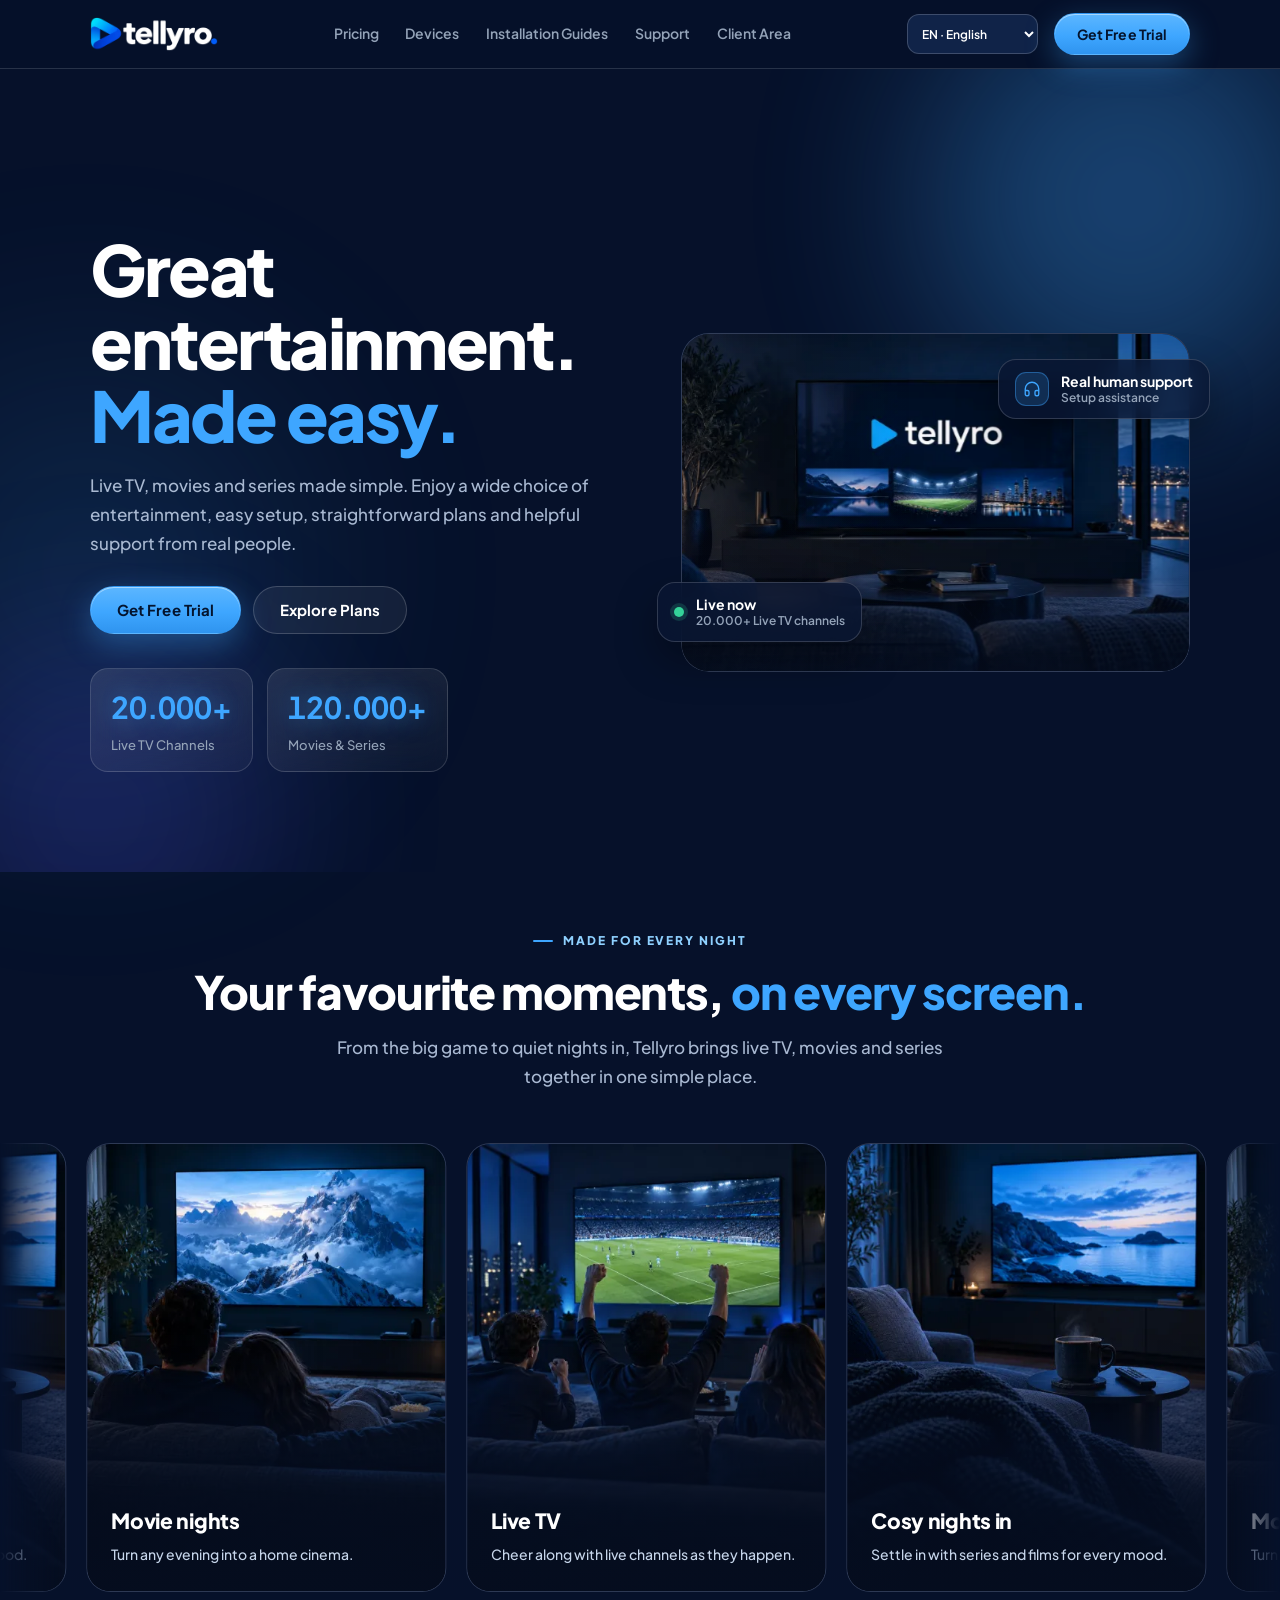
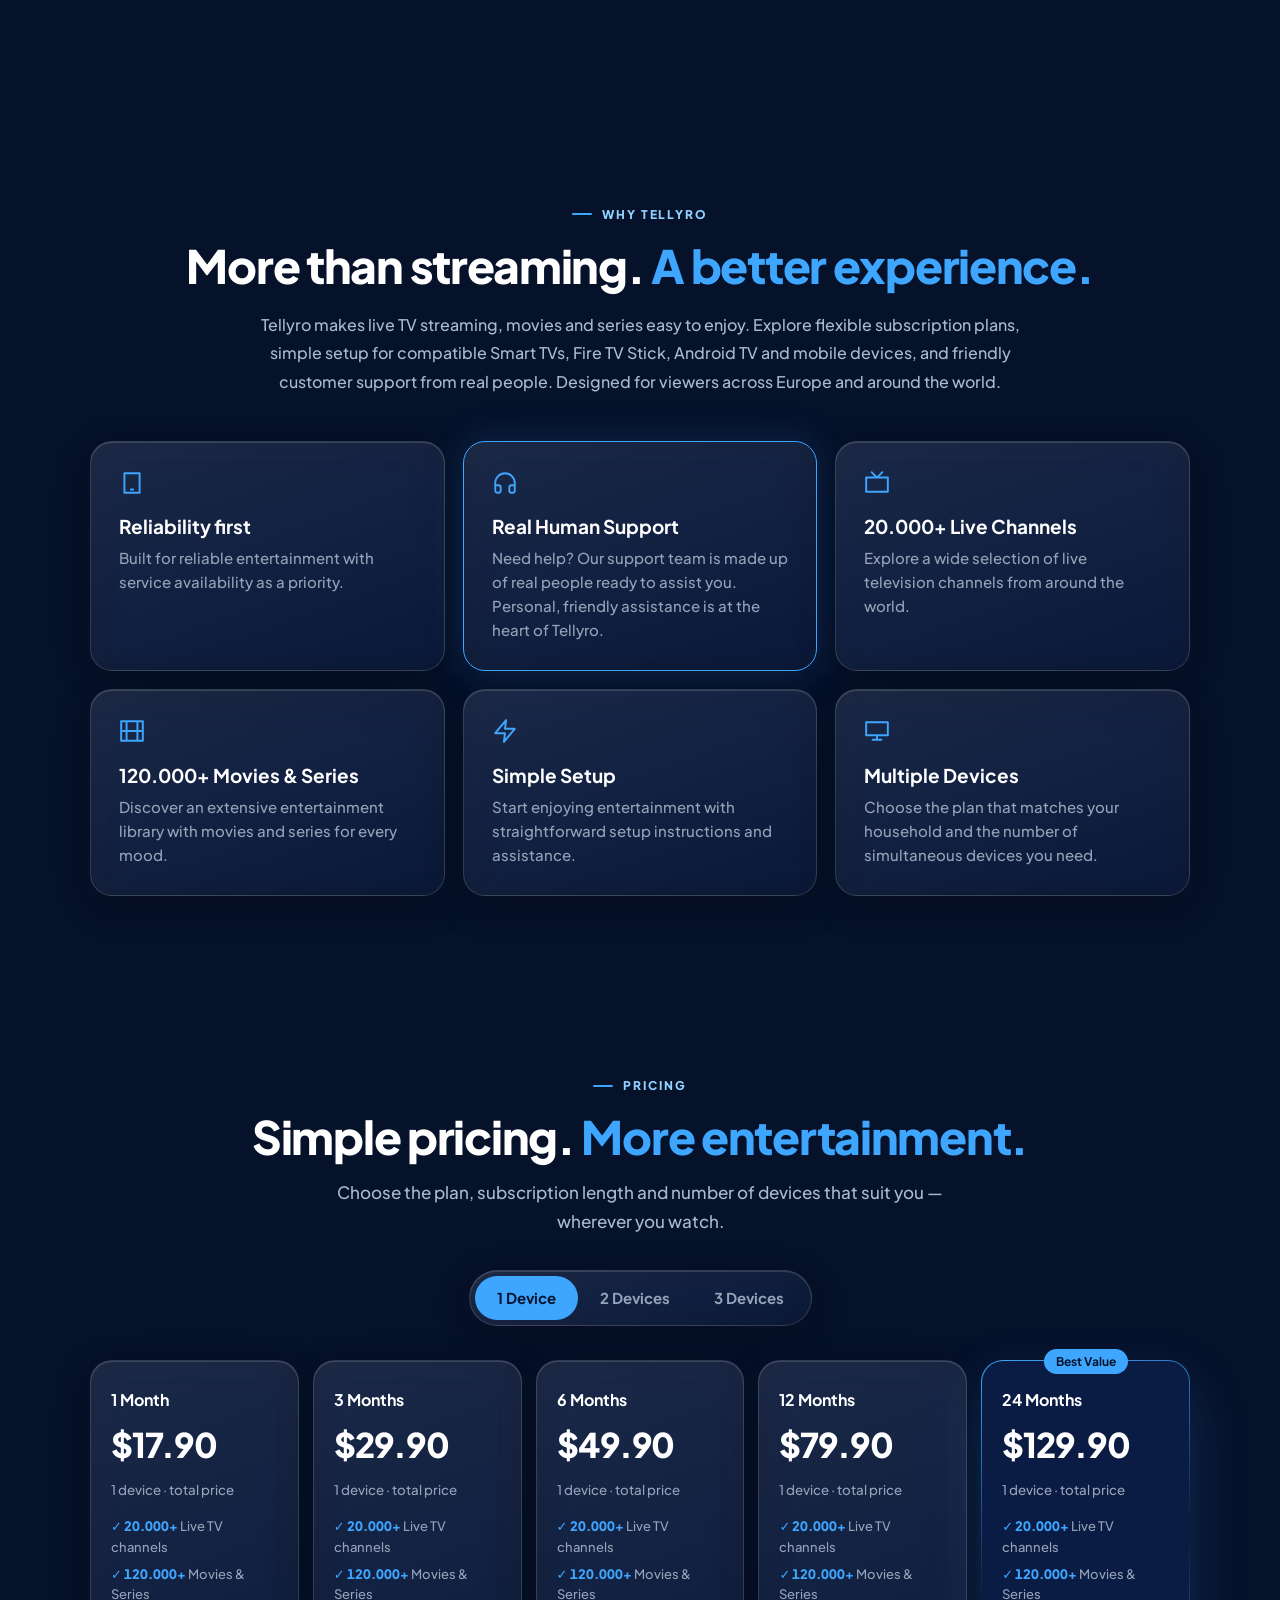
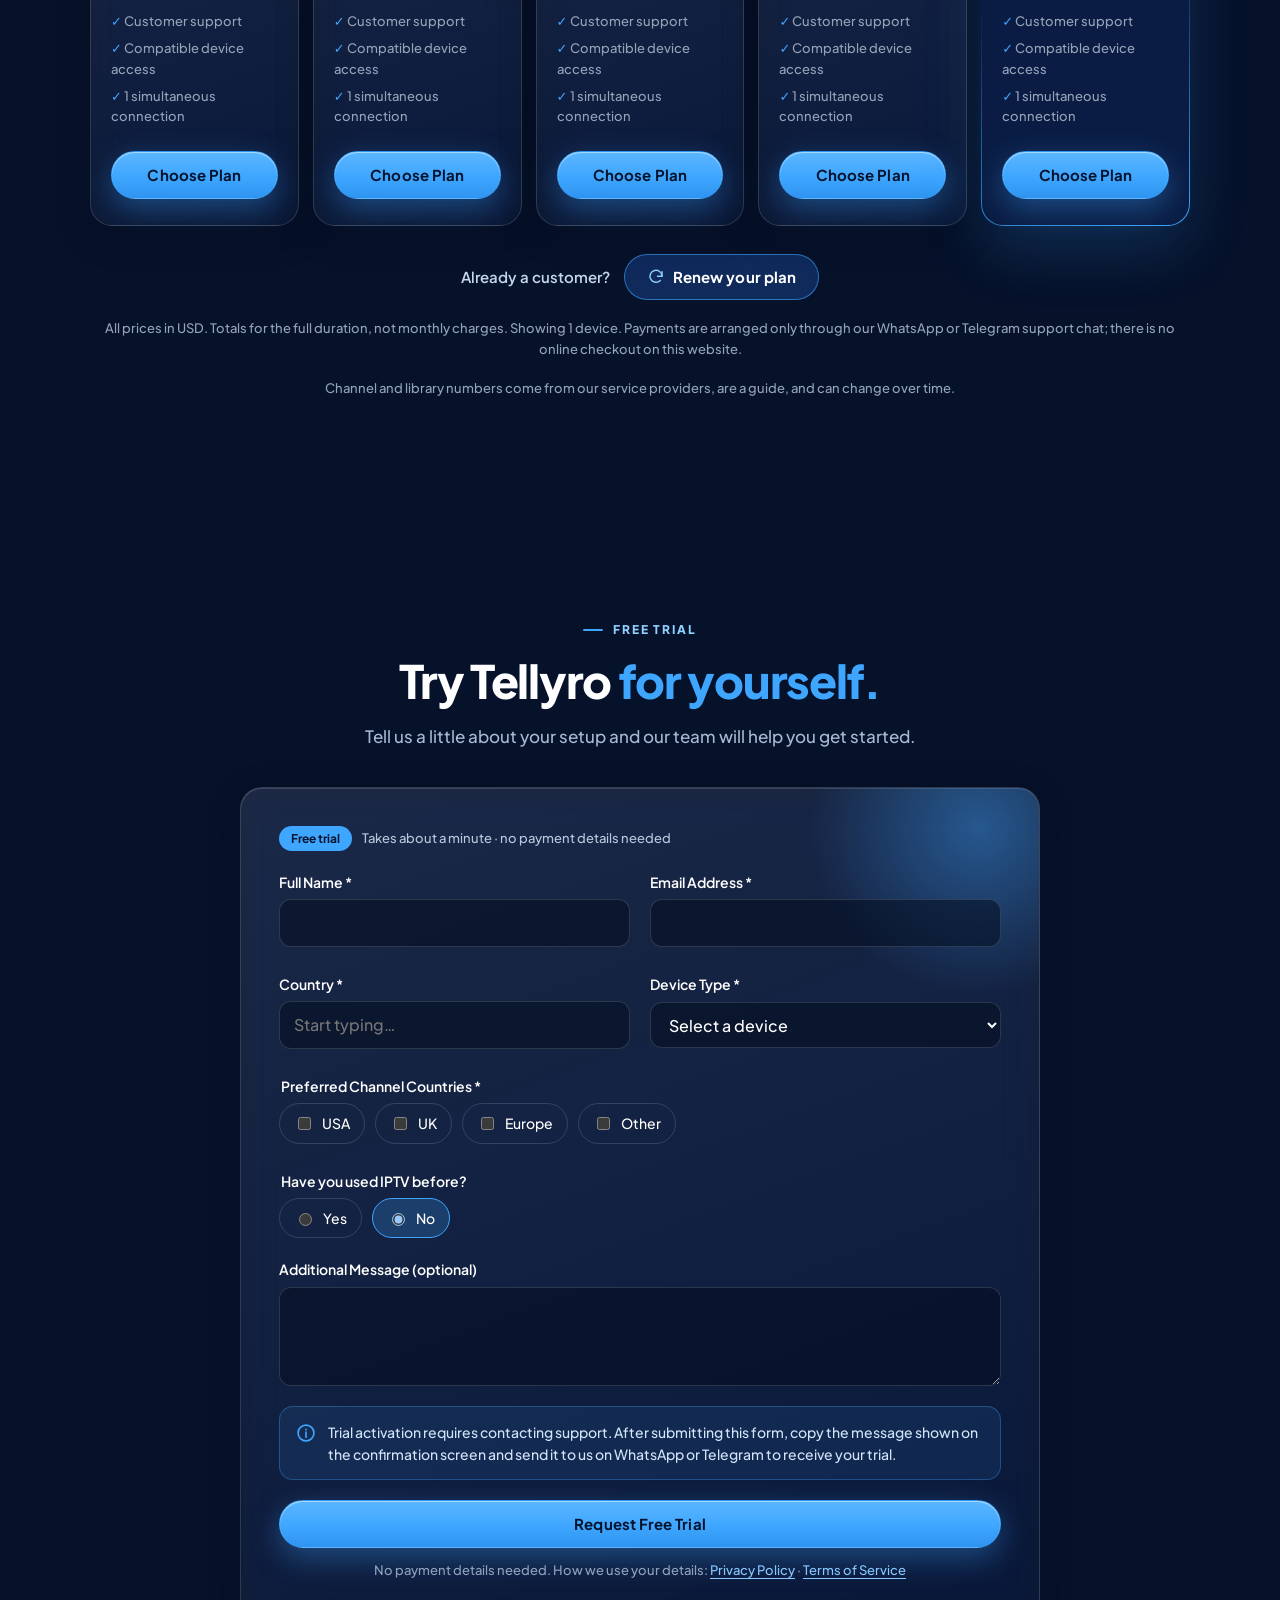
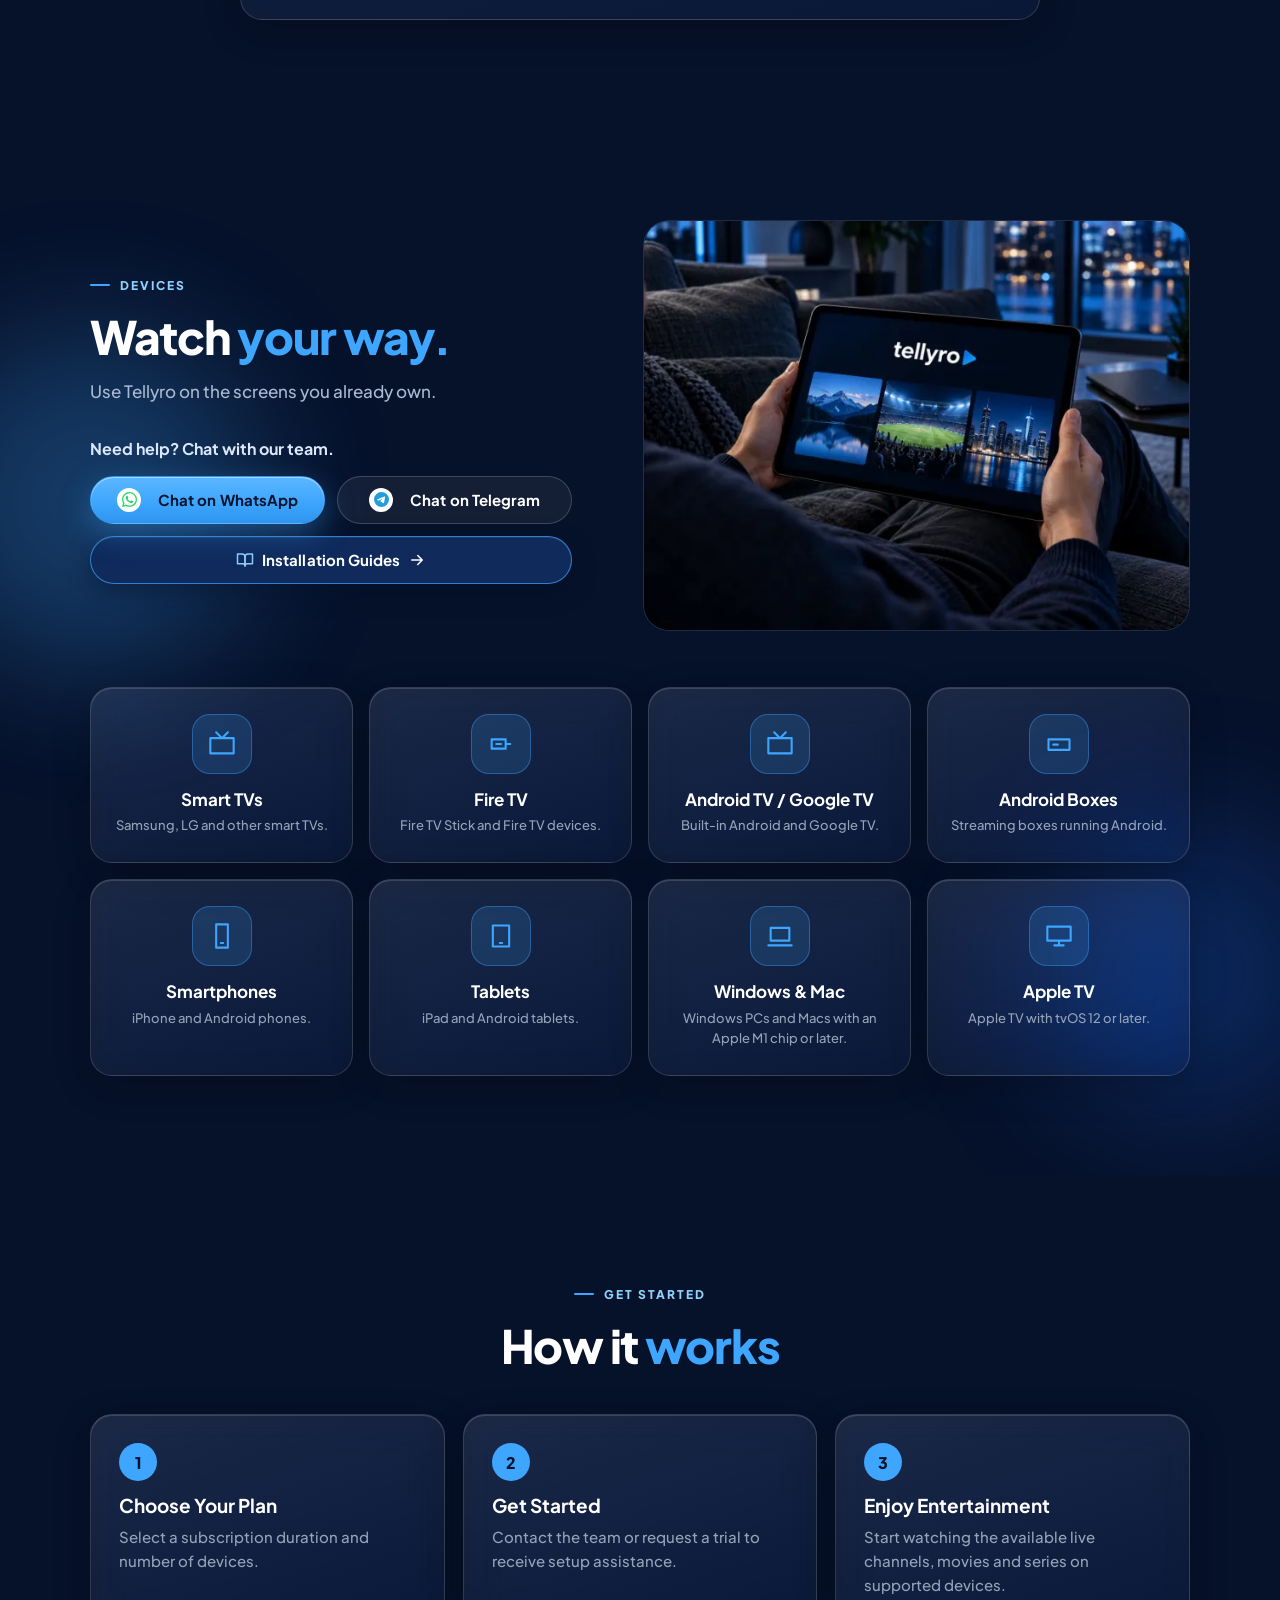
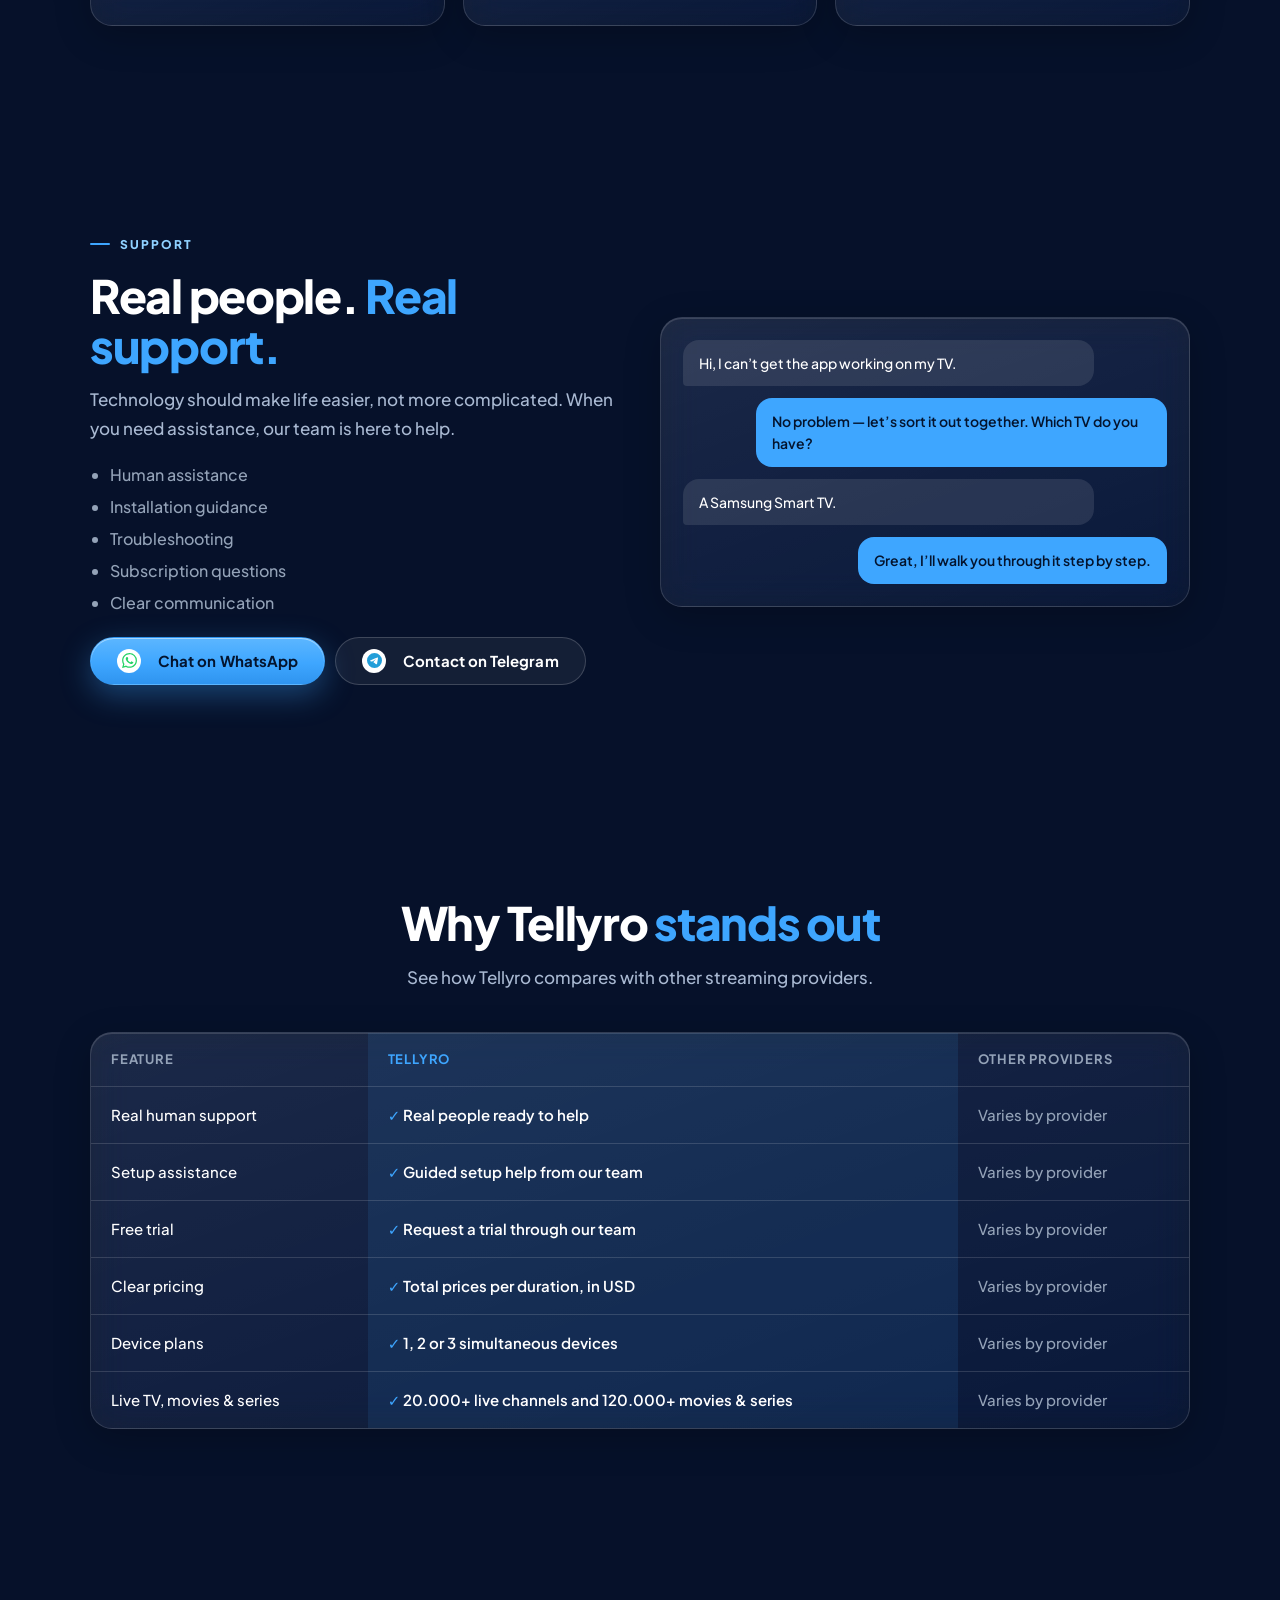
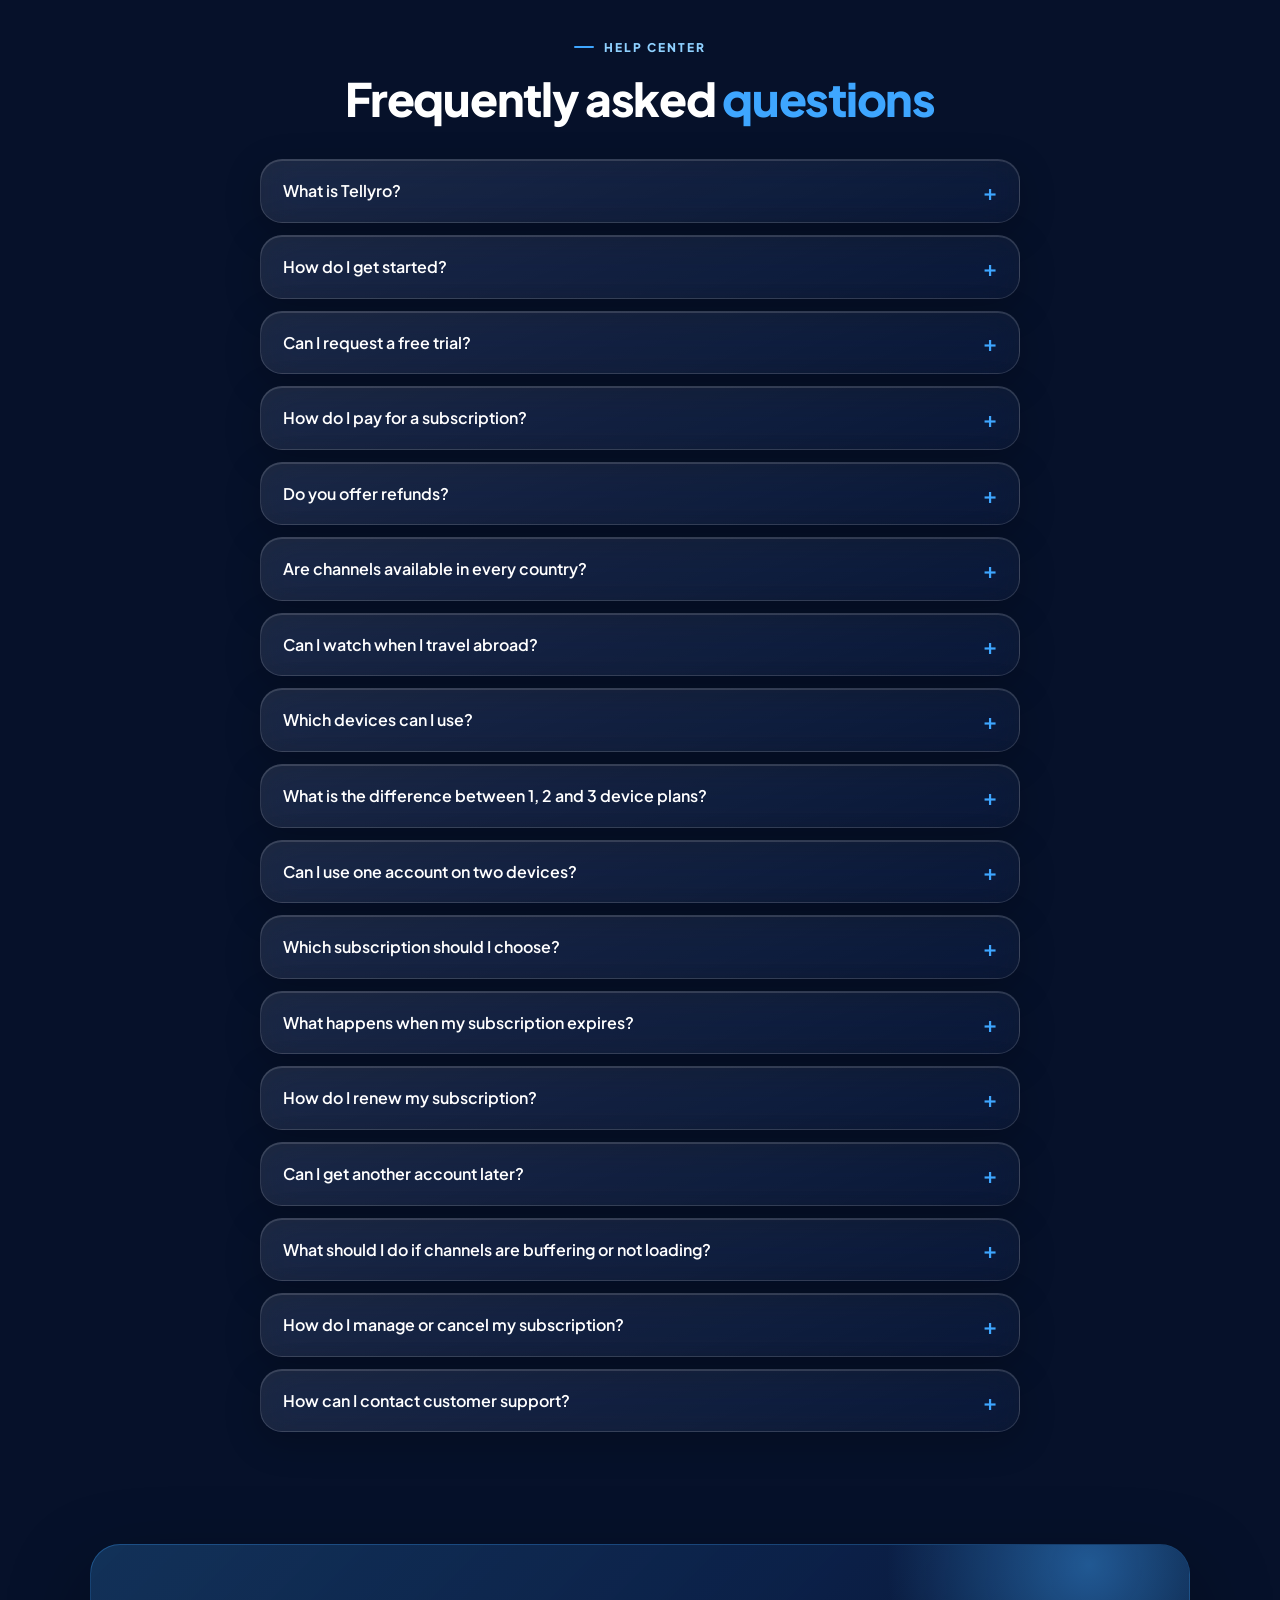
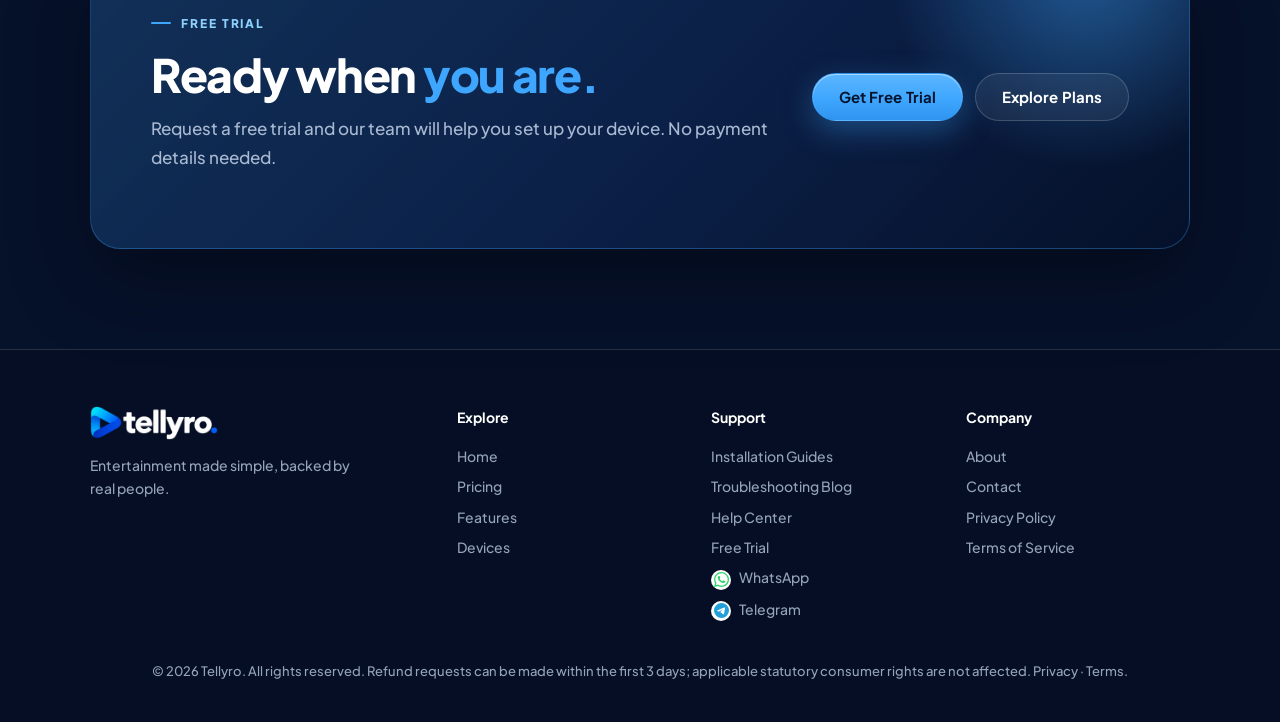
<file: index.html>
﻿<!DOCTYPE html>
<html lang="en">
<head>
<meta charset="utf-8">
<meta name="viewport" content="width=device-width, initial-scale=1, viewport-fit=cover">
<title>Tellyro | Live TV, Movies &amp; Series Made Easy</title>
<meta name="description" content="Discover live TV, movies and series with Tellyro. Easy setup, straightforward plans and friendly human support for viewers in Europe and around the world.">
<meta name="robots" content="index,follow,max-image-preview:large">
<meta name="theme-color" content="#06112A">
<link rel="canonical" href="https://tellyro.com/">
<link rel="alternate" hreflang="en" href="https://tellyro.com/">
<link rel="icon" href="/favicon.ico" sizes="48x48"><link rel="icon" href="/favicon-32.png" type="image/png" sizes="32x32"><link rel="icon" href="/icon-192.png" type="image/png" sizes="192x192"><link rel="apple-touch-icon" href="/apple-touch-icon.png">
<meta property="og:type" content="website"><meta property="og:site_name" content="Tellyro"><meta property="og:url" content="https://tellyro.com/">
<meta property="og:title" content="Tellyro | TV made easy.">
<meta property="og:description" content="Discover live TV, movies and series with Tellyro. Easy setup, straightforward plans and friendly human support for viewers in Europe and around the world.">
<meta property="og:image" content="https://tellyro.com/og-image.png?v=20261101"><meta property="og:image:width" content="1200"><meta property="og:image:height" content="630">
<meta name="twitter:card" content="summary_large_image"><meta name="twitter:title" content="Tellyro | TV made easy."><meta name="twitter:description" content="Discover live TV, movies and series with Tellyro. Easy setup, straightforward plans and friendly human support for viewers in Europe and around the world."><meta name="twitter:image" content="https://tellyro.com/og-image.png?v=20261101">
<script type="application/ld+json">[{"@context": "https://schema.org", "@type": "Organization", "name": "Tellyro", "url": "https://tellyro.com/", "slogan": "TV made easy.", "logo": "https://tellyro.com/icon-512.png"}, {"@context": "https://schema.org", "@type": "WebSite", "name": "Tellyro", "url": "https://tellyro.com/", "inLanguage": "en"}, {"@context": "https://schema.org", "@type": "Product", "name": "Tellyro streaming subscription", "description": "Live TV, movies and series streaming with plans for 1, 2 or 3 simultaneous devices.", "brand": {"@type": "Brand", "name": "Tellyro"}, "offers": {"@type": "AggregateOffer", "priceCurrency": "USD", "lowPrice": "17.90", "highPrice": "299.90", "offerCount": 15, "url": "https://tellyro.com/#pricing"}}]</script>
<link rel="preconnect" href="https://fonts.googleapis.com">
<link rel="preconnect" href="https://fonts.gstatic.com" crossorigin>
<link href="https://fonts.googleapis.com/css2?family=Plus+Jakarta+Sans:wght@400;500;600;700;800&display=swap" rel="stylesheet">
<link rel="preload" as="image" type="image/webp" imagesrcset="assets/img/hero-home-cinema-640.webp 640w, assets/img/hero-home-cinema-960.webp 960w, assets/img/hero-home-cinema-1440.webp 1440w" imagesizes="(max-width:960px) calc(100vw - 40px), 520px" fetchpriority="high">
<style>
:root{--bg:#06112A;--navy:#0F2A5B;--acc:#3EA6FF;--mut:#94A3B8;--w:#fff;--glass:rgba(255,255,255,.06);--line:rgba(255,255,255,.14);color-scheme:dark;box-sizing:border-box;padding-top:env(safe-area-inset-top,0px);padding-bottom:env(safe-area-inset-bottom,0px)}
*,*:before,*:after{box-sizing:inherit}html{scroll-behavior:smooth;scroll-padding-top:90px}
body{margin:0;background:radial-gradient(900px 500px at 80% -5%,#12346f 0,transparent 60%),var(--bg);color:var(--w);font:500 16px/1.6 'Plus Jakarta Sans',system-ui,sans-serif;overflow-x:hidden}
body:before{content:"";position:fixed;inset:0 0 auto;height:env(safe-area-inset-top,0px);background:var(--bg);z-index:60}
a{color:inherit;text-decoration:none}h1,h2,h3{margin:0;line-height:1.15;font-weight:700}
.wrap{max-width:1140px;margin:auto;padding:0 20px}section{padding:clamp(64px,8vw,100px) 0}
.glass{background:linear-gradient(160deg,rgba(255,255,255,.1),rgba(255,255,255,.03));border:1px solid var(--line);border-radius:22px;box-shadow:0 10px 36px rgba(0,0,0,.22),inset 0 1px 0 rgba(255,255,255,.14);backdrop-filter:blur(18px) saturate(140%);-webkit-backdrop-filter:blur(18px) saturate(140%)}
body:after{content:"";position:fixed;width:420px;height:420px;border-radius:50%;background:#3EA6FF;filter:blur(120px);opacity:.14;left:-120px;top:40%;z-index:-1;pointer-events:none}
.dsec{position:relative;overflow:hidden}.dsec .wrap{position:relative;z-index:1}
.orb{position:absolute;border-radius:50%;filter:blur(70px);opacity:.28;animation:drift 14s ease-in-out infinite alternate}.o1{width:340px;height:340px;background:#3EA6FF;left:-80px;top:20%}.o2{width:300px;height:300px;background:#1a5fd6;right:-60px;bottom:5%;animation-delay:-6s}
@keyframes drift{to{transform:translate(60px,-40px) scale(1.15)}}@keyframes flt{50%{transform:translateY(-8px)}}@keyframes rip{0%{transform:scale(.9);opacity:.7}100%{transform:scale(1.7);opacity:0}}
.dv{position:relative;isolation:isolate;padding:26px 18px;text-align:center;cursor:default}
.dv h3{font-size:17px;margin:16px 0 6px}.dv p{margin:0;color:var(--mut);font-size:13px}
.dvi{position:relative;width:60px;height:60px;margin:auto;display:grid;place-items:center;border-radius:18px;background:rgba(62,166,255,.16);border:1px solid rgba(62,166,255,.4)}
.dvi svg{position:relative;width:28px;height:28px;stroke:var(--acc);fill:none;stroke-width:1.8;stroke-linecap:round;stroke-linejoin:round;transition:transform .6s cubic-bezier(.2,.7,.2,1)}
/* Device cards: every effect layer animates opacity/transform only.
   .dv:before = blue border ring, .dvi:before = soft halo behind the icon,
   .dvi-sheen = "screen light" sweeping across the icon tile, .dvi-dot = connection LED. */
.dv:before{content:"";position:absolute;inset:-1px;z-index:-1;border-radius:inherit;border:1px solid rgba(62,166,255,.7);box-shadow:0 0 0 1px rgba(62,166,255,.1),0 14px 40px rgba(62,166,255,.16);opacity:0;transition:opacity .7s ease;pointer-events:none}
.dvi:before{content:"";position:absolute;inset:-16px;z-index:-1;border-radius:50%;background:radial-gradient(circle,rgba(62,166,255,.38),transparent 68%);opacity:0;transform:scale(.7);transition:opacity .6s ease,transform .6s ease;pointer-events:none}
.dvi-sheen{position:absolute;inset:0;border-radius:inherit;overflow:hidden;pointer-events:none}
.dvi-sheen:before{content:"";position:absolute;top:-10%;bottom:-10%;left:0;width:55%;background:linear-gradient(100deg,transparent,rgba(190,228,255,.5),transparent);transform:translateX(-150%) skewX(-14deg);opacity:0}
.dvi-dot{position:absolute;top:7px;right:7px;width:6px;height:6px;border-radius:50%;background:#8fd6ff;box-shadow:0 0 6px rgba(62,166,255,.9);opacity:0;transform:scale(.4);transition:opacity .45s ease,transform .45s ease}
.dv.link:before{opacity:1}.dv.link .dvi:before{opacity:.75;transform:none}.dv.link .dvi-dot{opacity:1;transform:none}.dv.link .dvi svg{transform:scale(1.06)}
.dv.link .dvi-sheen:before{animation:dvSheen 1.1s ease-out forwards}
@keyframes dvSheen{0%{opacity:0;transform:translateX(-150%) skewX(-14deg)}25%{opacity:1}100%{opacity:0;transform:translateX(260%) skewX(-14deg)}}
/* entrance: hidden only once JS has armed it (#dg.pre); plays once when the grid enters view */
#dg.pre .dv{opacity:0}
#dg.on .dv{animation:dvIn .75s cubic-bezier(.2,.7,.2,1) both;animation-delay:calc(var(--i,0)*85ms)}
#dg .dv.shown{animation:none;opacity:1}
@keyframes dvIn{from{opacity:0;transform:translateY(18px)}to{opacity:1;transform:none}}
@media(prefers-reduced-motion:reduce){.dv:hover{transform:none}}
@media(hover:hover){
 .dv{transition:transform .45s cubic-bezier(.2,.7,.2,1)}
 .dv:hover{transform:translateY(-4px)}.dv:hover:before{opacity:1}.dv:hover .dvi:before{opacity:1;transform:none}
 .dv.fxs:after{background:radial-gradient(220px circle at var(--mx,50%) var(--my,50%),rgba(62,166,255,.12),transparent 65%)}
}
.btn{display:inline-flex;align-items:center;justify-content:center;gap:8px;min-height:48px;padding:0 26px;border-radius:999px;border:1px solid rgba(255,255,255,.18);background:rgba(255,255,255,.06);color:#fff;font-family:inherit;font-size:15px;font-weight:700;line-height:1.2;letter-spacing:.005em;cursor:pointer;transition:transform .25s,box-shadow .25s,background .25s,border-color .25s}
.btn:hover{transform:translateY(-2px);background:rgba(255,255,255,.1);border-color:rgba(255,255,255,.3)}
.btn.p{background:linear-gradient(180deg,#5cb6ff,#3EA6FF 55%,#2f94ef);border-color:transparent;color:#04142e;box-shadow:0 10px 30px rgba(62,166,255,.35),inset 0 1px 0 rgba(255,255,255,.45)}
.btn.p:hover{background:linear-gradient(180deg,#6dbeff,#47abff 55%,#3399f2);box-shadow:0 14px 40px rgba(62,166,255,.5),inset 0 1px 0 rgba(255,255,255,.5)}
.btn[disabled]{opacity:.5;cursor:not-allowed;transform:none}
:focus-visible{outline:2px solid var(--acc);outline-offset:3px}
header{position:sticky;top:env(safe-area-inset-top,0px);z-index:50;background:rgba(6,17,42,.78);backdrop-filter:blur(16px);-webkit-backdrop-filter:blur(16px);border-bottom:1px solid var(--line)}
.nav{display:flex;align-items:center;justify-content:space-between;height:68px;gap:16px}
.logo{display:flex;align-items:center;gap:8px;font-weight:800;font-size:25px;letter-spacing:-.04em}.logo i{width:8px;height:8px;border-radius:50%;background:var(--acc);margin:12px 0 0 -4px}
.links{display:flex;gap:26px;color:var(--mut);font-size:14px}.links a:hover{color:#fff}.cta{display:flex;gap:10px}.cta .btn{min-height:40px;padding:0 18px;font-size:14px}
#burger{display:none;background:none;border:1px solid var(--line);color:#fff;border-radius:12px;width:44px;height:44px;font-size:20px}
#panel{position:fixed;top:0;right:0;bottom:0;width:min(320px,86vw);background:var(--navy);z-index:70;padding:90px 28px;display:flex;flex-direction:column;gap:20px;transform:translateX(100%);transition:transform .3s;font-size:18px;visibility:hidden}
#panel.open{transform:none;visibility:visible}
h1{font-size:clamp(40px,6vw,70px);letter-spacing:-.035em;font-weight:800;line-height:1.04}h1 em,h2 em{font-style:normal;color:var(--acc)}
h2{font-size:clamp(30px,4vw,46px);letter-spacing:-.028em;font-weight:800;line-height:1.1}.sub{color:#a9b9d2;max-width:620px;font-size:17px;line-height:1.7}.c{text-align:center}.c .sub{margin:16px auto 0}
.hero{display:grid;grid-template-columns:1.05fr 1fr;gap:56px;align-items:center;padding-top:64px}
.stats{display:flex;gap:14px;margin-top:34px;flex-wrap:wrap}.stats>div{padding:14px 20px;border-radius:18px;background:linear-gradient(160deg,rgba(255,255,255,.1),rgba(255,255,255,.03));border:1px solid var(--line);position:relative;overflow:hidden;backdrop-filter:blur(14px);-webkit-backdrop-filter:blur(14px)}.stats>div:after{content:"";position:absolute;left:0;bottom:0;height:3px;width:100%;background:linear-gradient(90deg,transparent,var(--acc),transparent);animation:sh 2.4s ease-in-out .6s both}@keyframes sh{0%{transform:translateX(-100%)}100%{transform:translateX(100%)}}.stats b{font-variant-numeric:tabular-nums;text-shadow:0 0 24px rgba(62,166,255,.5)}
.cmp{margin-top:40px;overflow-x:auto}.cmp table{width:100%;border-collapse:collapse;min-width:540px}.cmp th,.cmp td{padding:16px 20px;text-align:left;border-bottom:1px solid var(--line);font-size:15px}.cmp th{font-size:13px;color:var(--mut);text-transform:uppercase;letter-spacing:.06em}.cmp th.us{color:var(--acc)}.cmp .us{background:rgba(62,166,255,.1)}.cmp td.us{font-weight:600}.cmp td.us:before{content:"✓  ";color:var(--acc)}.cmp td:last-child{color:var(--mut)}.cmp tr:last-child td{border-bottom:0}.cmp tbody tr:hover td{background:rgba(255,255,255,.04)}.stats b{display:block;font-size:30px;color:var(--acc)}.stats span{color:var(--mut);font-size:13px}
.grid{display:grid;grid-template-columns:repeat(3,1fr);gap:18px;margin-top:44px}.card{padding:28px;transition:transform .25s,border-color .25s}.card:hover{transform:translateY(-2px);border-color:rgba(62,166,255,.6)}
.card svg{width:26px;height:26px;stroke:var(--acc);fill:none;stroke-width:1.8;stroke-linecap:round;stroke-linejoin:round;margin-bottom:14px}.card h3{font-size:19px;margin-bottom:8px}.card p{margin:0;color:var(--mut);font-size:15px}
.card.hl{border-color:var(--acc);box-shadow:0 0 40px rgba(62,166,255,.15)}
.seg{display:flex;width:max-content;max-width:100%;margin:34px auto;padding:5px;border-radius:999px}.seg button{border:0;background:none;color:var(--mut);padding:11px 22px;border-radius:999px;font-family:inherit;font-size:15px;font-weight:700;cursor:pointer;min-height:44px;transition:background .25s,color .25s}.seg button[aria-pressed=true]{background:var(--acc);color:#04142e}
#plans{display:grid;grid-template-columns:repeat(5,1fr);gap:14px;transition:opacity .2s}#plans.f{opacity:0}
.plan{padding:26px 20px;display:flex;flex-direction:column;gap:6px;position:relative;min-height:320px;transition:transform .3s,border-color .3s,box-shadow .3s}.plan:hover{transform:translateY(-4px);border-color:rgba(62,166,255,.55)}.plan .d{font-weight:700}.plan .pr{font-size:34px;font-weight:800;letter-spacing:-.03em}.plan small{color:var(--mut)}
.plan ul{list-style:none;margin:10px 0 18px;padding:0;color:var(--mut);font-size:13px;flex:1;display:grid;gap:6px}.plan li:before{content:"✓ ";color:var(--acc)}
.tag{position:absolute;top:-12px;left:50%;transform:translateX(-50%);background:var(--acc);color:#04142e;font-size:12px;font-weight:700;padding:3px 12px;border-radius:999px;white-space:nowrap}
.note{color:var(--mut);font-size:13px;text-align:center;margin-top:18px}
[hidden]{display:none!important}.full{grid-column:1/-1}form{position:relative;overflow:hidden;padding:38px;max-width:800px;margin:36px auto 0;border-radius:28px;background:linear-gradient(160deg,rgba(62,166,255,.16),rgba(255,255,255,.04));box-shadow:0 30px 80px rgba(0,0,0,.35)}form>*{position:relative}.tglow{position:absolute;width:340px;height:340px;right:-110px;top:-130px;background:radial-gradient(circle,rgba(62,166,255,.4),transparent 70%);pointer-events:none}.fgrid{display:grid;grid-template-columns:1fr 1fr;gap:20px}.prog{grid-column:1/-1;display:flex;gap:8px}.prog i{flex:1;height:4px;border-radius:4px;background:rgba(255,255,255,.14);transition:.3s}.prog i.on{background:var(--acc)}.step{grid-column:1/-1}.thead{display:flex;align-items:center;gap:10px;font-size:13px;color:#b9c6dc}.thead b{background:var(--acc);color:#04142e;padding:3px 12px;border-radius:999px;font-size:12px}input:focus,select:focus,textarea:focus{border-color:var(--acc);box-shadow:0 0 0 3px rgba(62,166,255,.22);outline:0}.chk label:has(input:checked){background:rgba(62,166,255,.22);border-color:var(--acc)}#res h3{font-size:26px;margin-bottom:6px}#res .btn.back{margin-top:16px}#res{animation:pop .3s}.quote{font-size:15px;color:#dbe7fb;margin:0 0 18px}.who{display:flex;align-items:center;gap:10px;font-size:13px;color:var(--mut)}.who b{display:block;color:#fff;font-size:14px}.av{width:40px;height:40px;border-radius:50%;background:linear-gradient(140deg,#7cc4ff,var(--acc));display:grid;place-items:center;color:#04142e;font-weight:800}.fld{display:grid;gap:6px}.fld.full{grid-column:1/-1}
label,legend{font-size:14px;font-weight:600}input,select,textarea{width:100%;min-height:46px;padding:10px 14px;border-radius:12px;border:1px solid var(--line);background:rgba(5,13,31,.55);color:#fff;font:inherit}
.err{color:#ffb4b4;font-size:13px;min-height:0}fieldset{border:0;padding:0;margin:0}.chk{display:flex;gap:10px;flex-wrap:wrap;margin-top:6px}.chk label{display:flex;align-items:center;gap:8px;border:1px solid var(--line);border-radius:999px;padding:8px 14px;font-weight:500;cursor:pointer}.chk input{width:auto;min-height:0}
.dev{display:grid;grid-template-columns:repeat(4,1fr);gap:16px;margin-top:40px}.steps{counter-reset:s}.steps .card:before{counter-increment:s;content:counter(s);display:grid;place-items:center;width:38px;height:38px;border-radius:50%;background:var(--acc);color:#04142e;font-weight:800;margin-bottom:14px}
.sup{display:grid;grid-template-columns:1fr 1fr;gap:40px;align-items:center}.chat{padding:22px;display:grid;gap:12px}.b{padding:12px 16px;border-radius:16px;max-width:85%;font-size:14px}.b.u{background:rgba(255,255,255,.1);border-bottom-left-radius:4px}.b.s{background:var(--acc);color:#04142e;margin-left:auto;border-bottom-right-radius:4px;font-weight:600}
.sup ul{color:var(--mut);padding-left:20px;line-height:2}
details{padding:0 22px;margin-bottom:12px}summary{padding:18px 0;font-weight:600;cursor:pointer;list-style:none;display:flex;justify-content:space-between;align-items:center;gap:12px}summary::-webkit-details-marker{display:none}summary:after{content:"+";color:var(--acc);font-size:22px;line-height:1}details[open] summary:after{content:"–"}details p{color:var(--mut);margin:0 0 18px}
footer{border-top:1px solid var(--line);padding:56px 0 40px;background:rgba(5,13,31,.5)}.fg{display:grid;grid-template-columns:1.5fr 1fr 1fr 1fr;gap:30px}.fg h4{margin:0 0 12px;font-size:14px}.fg a{display:block;color:var(--mut);font-size:14px;padding:4px 0}.fg a:hover{color:#fff}.fg a.logo{display:flex;font-size:25px;color:#fff;margin-bottom:10px}.fg p{color:var(--mut);font-size:14px;max-width:260px}
.bot{margin-top:36px;color:var(--mut);font-size:13px;text-align:center}
#mod{position:fixed;inset:0;z-index:80;background:rgba(3,10,26,.7);backdrop-filter:blur(6px);display:none;align-items:center;justify-content:center;padding:20px}#mod.open{display:flex}
.box{background:#0a1838;border:1px solid var(--line);border-radius:24px;padding:28px;width:min(560px,100%);max-height:90vh;overflow:auto;animation:pop .25s}.box h3{font-size:24px;margin-bottom:12px}.box pre{white-space:pre-wrap;word-break:break-word;font:inherit;font-size:14px;background:rgba(0,0,0,.3);border:1px solid var(--line);border-radius:14px;padding:16px;user-select:text;margin:0 0 16px;max-height:260px;overflow:auto}
.acts{display:flex;gap:10px;flex-wrap:wrap}.acts .btn{flex:1 1 150px}.hint{color:var(--mut);font-size:13px;margin:12px 0 0}
@keyframes pop{from{opacity:0;transform:translateY(12px) scale(.98)}}
.rv{opacity:0;transform:translateY(18px);transition:opacity .6s,transform .6s}.rv.in{opacity:1;transform:none}
@media(max-width:960px){.links,.cta .btn:not(.p){display:none}#burger{display:block}.hero,.sup{grid-template-columns:1fr}.grid{grid-template-columns:1fr 1fr}#plans{grid-template-columns:1fr 1fr}.dev{grid-template-columns:1fr 1fr}.fg{grid-template-columns:1fr 1fr}}
@media(max-width:600px){section{padding:56px 0}.grid,#plans,.fg{grid-template-columns:1fr}form{padding:24px}.fgrid{grid-template-columns:1fr}input,select,textarea{font-size:16px;min-height:52px}.chk label{padding:12px 16px;min-height:46px}.thead{font-size:12px}.btn{min-height:52px}
.cmp{overflow:visible}.cmp table{min-width:0}.cmp thead{display:none}.cmp tr,.cmp td{display:block}.cmp tr{padding:16px 18px;border-bottom:1px solid var(--line)}.cmp tr:last-child{border-bottom:0}.cmp td{border:0;padding:4px 0}.cmp td:first-child{font-weight:700;font-size:16px;margin-bottom:6px}.cmp td:nth-child(2),.cmp td:nth-child(3){background:none;padding:6px 0}.cmp td.us:nth-child(2):before{content:"Tellyro";display:block;font-size:11px;letter-spacing:.08em;text-transform:uppercase;color:var(--acc);font-weight:700}.cmp td:nth-child(3):before{content:"Other providers";display:block;font-size:11px;letter-spacing:.08em;text-transform:uppercase;color:var(--mut);font-weight:700}.cta{display:none}.seg button{padding:11px 14px}.plan{min-height:0}
}
@media(prefers-reduced-motion:reduce){*{animation:none!important;transition:none!important;scroll-behavior:auto!important}.rv{opacity:1;transform:none}}
.bi{display:inline-grid;place-items:center;width:24px;height:24px;border-radius:50%;background:#fff;margin-right:9px;flex:none;vertical-align:middle}.bi svg{width:15px;height:15px}.fg a .bi{width:20px;height:20px;margin-right:8px}

/* Language switcher and clean, inclusive navigation */
/* Compact navigation: prioritize the four essential destinations plus one CTA. */
.nav .links{flex:1;justify-content:center;align-items:center;gap:clamp(16px,2.1vw,34px);min-width:0}
.nav .links a{white-space:nowrap;line-height:1.25;font-size:14px;font-weight:600;transition:color .2s;padding:8px 0}
.nav .links a:hover,.nav .links a:focus-visible{color:#fff}
.nav .language-control{margin-left:0}
.nav .cta{flex:0 0 auto}
.nav .cta .btn{white-space:nowrap;min-height:42px;padding:0 22px;font-weight:700}
@media(min-width:961px) and (max-width:1250px){.nav .links{gap:18px}.nav .links a{font-size:13px}}
@media(max-width:960px){.nav .language-control{margin-left:auto}}
@media(max-width:600px){.nav .cta{display:none}}

.sr-only{position:absolute;width:1px;height:1px;overflow:hidden;clip:rect(0,0,0,0);white-space:nowrap}
.language-control{margin-left:auto;flex:0 0 auto}
.language-control select{width:auto;max-width:140px;min-height:40px;padding:8px 27px 8px 10px;border:1px solid rgba(255,255,255,.19);border-radius:12px;background:#102348;color:#fff;font:600 12px/1.2 'Plus Jakarta Sans',system-ui,sans-serif;cursor:pointer}
.language-control select:focus-visible{outline:2px solid var(--acc);outline-offset:2px}


@media(max-width:530px){.nav{gap:10px}.logo{font-size:22px}.language-control select{max-width:min(128px,36vw)}}

/* SEO copy sits directly under the feature heading — regular text, no card or glass effect. */
#why{padding-bottom:72px}
.c .why-seo{max-width:800px;margin:20px auto 0;color:#a9b9d2;font-size:16px;font-weight:500;line-height:1.8;text-wrap:pretty}
@media(max-width:600px){#why{padding-bottom:56px}.c .why-seo{font-size:15px;line-height:1.8}}

/* Phone hero metrics: always a compact, equal-width horizontal pair. */
@media(max-width:600px){
  .hero .stats{display:grid;grid-template-columns:repeat(2,minmax(0,1fr));gap:10px;align-items:stretch;margin-top:28px}
  .hero .stats>div{min-width:0;padding:13px 12px;border-radius:16px}
  .hero .stats b{font-size:clamp(19px,5.5vw,26px);letter-spacing:-.045em;white-space:nowrap;line-height:1.25}
  .hero .stats span{display:block;margin-top:6px;font-size:clamp(10px,2.8vw,12px);line-height:1.45}
}
/* Counts inside pricing features */
.plan li strong{color:var(--acc);font-weight:800;font-variant-numeric:tabular-nums}

/* ===== Premium refresh: eyebrows, imagery, reveals ===== */
.eyebrow{display:inline-flex;align-items:center;gap:10px;margin-bottom:16px;font-size:12px;font-weight:800;letter-spacing:.16em;text-transform:uppercase;color:#8fd1ff}
.eyebrow:before{content:"";width:20px;height:2px;border-radius:2px;background:var(--acc)}
header{transition:background .3s,box-shadow .3s}header.menu-open{z-index:75}header.scrolled{background:rgba(6,17,42,.93);box-shadow:0 10px 30px rgba(0,0,0,.3)}

/* Hero photograph with floating info chips */
.hero-media{position:relative;margin:0}
.hero-media .frame{position:relative;aspect-ratio:3/2;border-radius:28px;overflow:hidden;background:#0a1838;border:1px solid rgba(255,255,255,.16);box-shadow:0 40px 90px rgba(0,0,0,.55),0 0 80px rgba(62,166,255,.16);transition:transform .5s cubic-bezier(.2,.7,.2,1)}
.hero-media img{display:block;width:100%;height:100%;object-fit:cover}
.hero-media .frame:after{content:"";position:absolute;inset:0;pointer-events:none;background:linear-gradient(180deg,transparent 50%,rgba(6,17,42,.6)),linear-gradient(90deg,rgba(6,17,42,.3),transparent 45%)}
.hm-chip{position:absolute;z-index:2;display:flex;align-items:center;gap:12px;padding:12px 16px;border-radius:18px;background:rgba(9,23,50,.78);border:1px solid rgba(255,255,255,.16);backdrop-filter:blur(14px);-webkit-backdrop-filter:blur(14px);box-shadow:0 18px 40px rgba(0,0,0,.35);line-height:1.3}
.hm-chip b{display:block;font-size:14px}.hm-chip small{display:block;color:var(--mut);font-size:12px;font-weight:600}
.hm-live{left:-24px;bottom:30px}.hm-help{right:-20px;top:26px}
.hm-dot{flex:none;width:10px;height:10px;border-radius:50%;background:#34d399;box-shadow:0 0 0 4px rgba(52,211,153,.18)}
.hm-ic{flex:none;display:grid;place-items:center;width:34px;height:34px;border-radius:11px;background:rgba(62,166,255,.18);border:1px solid rgba(62,166,255,.4)}
.hm-ic svg{width:18px;height:18px;stroke:var(--acc);fill:none;stroke-width:1.8;stroke-linecap:round;stroke-linejoin:round}

/* Image reveal: frame opens up while the photo settles */
.rv-img{opacity:0;transform:none;clip-path:inset(7% 5% 7% 5% round 24px);transition:clip-path 1.1s cubic-bezier(.2,.7,.2,1),opacity .7s;transition-delay:var(--rd,0s)}
.rv-img img{transform:scale(1.12);transition:transform 1.6s cubic-bezier(.2,.7,.2,1);transition-delay:var(--rd,0s)}
.rv-img.in{opacity:1;clip-path:inset(0 0 0 0 round 24px)}.rv-img.in img{transform:none}

/* Moments: photo cards with captions */
/* Moments marquee: a real scroll container (native swipe), advanced by JS for the loop */
.mq{margin-top:48px;overflow-x:auto;overflow-y:hidden;overscroll-behavior-x:contain;scrollbar-width:none;-webkit-mask-image:linear-gradient(90deg,transparent,#000 5%,#000 95%,transparent);mask-image:linear-gradient(90deg,transparent,#000 5%,#000 95%,transparent)}
.mq::-webkit-scrollbar{display:none}
.mq-track{display:flex;gap:20px;width:max-content;padding:4px max(20px,calc((100vw - 1100px)/2))}
.moment{position:relative;flex:0 0 min(360px,72vw);margin:0;border-radius:24px;overflow:hidden;background:#0a1838;border:1px solid var(--line)}
.moment:focus-visible{outline:2px solid var(--acc);outline-offset:-2px}
.moment img{display:block;width:100%;height:auto;aspect-ratio:4/5;object-fit:cover}
#moments{padding-top:clamp(32px,4vw,56px)}
.sup .acts .btn{flex:0 1 auto;white-space:nowrap}.card .quote{margin:0 0 20px}
.moment:after{content:"";position:absolute;inset:0;pointer-events:none;background:linear-gradient(180deg,rgba(6,17,42,0) 42%,rgba(6,17,42,.6) 68%,rgba(5,13,31,.96))}
.moment figcaption{position:absolute;left:0;right:0;bottom:0;z-index:1;padding:26px 24px}
.moment figcaption b{display:block;font-size:21px;font-weight:800;letter-spacing:-.015em}
.moment figcaption span{display:block;margin-top:6px;color:#c6d5ea;font-size:14px;line-height:1.55}
@media(hover:hover){.moment img{transition:transform 1.2s cubic-bezier(.2,.7,.2,1)}.moment:hover img{transform:scale(1.05)}}

/* Devices intro with photograph */
.dev-intro{display:grid;grid-template-columns:1fr 1.1fr;gap:56px;align-items:center}
.dev-cta{display:inline-grid;grid-template-columns:1fr 1fr;gap:12px;margin-top:14px}
.dev-help{margin:30px 0 0;font-size:16px;font-weight:700;color:#dbe7fb}
.thead b{white-space:nowrap}
.btn.dev-guides{grid-column:1/-1;background:var(--navy);border:1.5px solid rgba(62,166,255,.7);color:#fff;box-shadow:0 8px 24px rgba(4,16,40,.45),inset 0 1px 0 rgba(255,255,255,.08)}
.btn.dev-guides:hover{background:#143470;border-color:var(--acc);box-shadow:0 12px 30px rgba(62,166,255,.22),inset 0 1px 0 rgba(255,255,255,.1)}
.btn.dev-guides:focus-visible{outline:2px solid var(--acc);outline-offset:3px}
/* Pricing: renewal entry point (opens order.html) */
.renew-row{display:flex;align-items:center;justify-content:center;flex-wrap:wrap;gap:10px 14px;margin:28px 0 0;color:#c6d5ea;font-size:15px;font-weight:600}
.btn.renew{background:var(--navy);border:1.5px solid rgba(62,166,255,.6);min-height:46px;padding:0 22px}.btn.renew:hover{background:#143470;border-color:var(--acc)}
.btn.renew svg{width:18px;height:18px;fill:none;stroke:#8dcaff;stroke-width:2;stroke-linecap:round;stroke-linejoin:round}
.dev-guides svg{width:18px;height:18px;flex:none}.dev-guides .dg-book{color:#8dcaff}.dev-guides .dg-arr{transition:transform .2s}.dev-guides:hover .dg-arr{transform:translateX(3px)}

/* Trial form: activation notice, errors and confirmation */
.trial-note{display:flex;gap:12px;align-items:flex-start;padding:14px 16px;border-radius:14px;background:rgba(62,166,255,.1);border:1px solid rgba(62,166,255,.32)}
.trial-note p{margin:0;color:#d3e3f8;font-size:14px;line-height:1.6}
.trial-note svg,.res-head svg,.pending-note svg{flex:none;width:20px;height:20px;stroke:var(--acc);fill:none;stroke-width:2;stroke-linecap:round;stroke-linejoin:round;margin-top:2px}
.trial-error{margin:0 0 14px;padding:12px 14px;border-radius:12px;background:rgba(255,107,107,.1);border:1px solid rgba(255,138,138,.4);color:#ffc9c9;font-size:14px;line-height:1.55}
input[aria-invalid=true],select[aria-invalid=true]{border-color:#ff8a8a}
#trial-submit[disabled]{opacity:.7;cursor:progress;transform:none}
#res:focus{outline:none}
.res-head{display:flex;align-items:center;gap:12px;margin-bottom:10px}.res-head svg{width:30px;height:30px;margin:0}
#res .res-head h3{font-size:clamp(21px,3vw,26px);margin:0}
.res-lead{margin:0 0 18px;color:#c6d5ea;font-size:15px;line-height:1.65}
.trial-message{white-space:pre-wrap;overflow-wrap:anywhere;margin:0 0 18px;padding:18px;border-radius:14px;background:rgba(5,16,39,.65);border:1px solid rgba(62,166,255,.28);color:#e8f0ff;font:500 14px/1.75 ui-monospace,SFMono-Regular,Menlo,Consolas,monospace;user-select:all}
.res-acts .btn{flex:1 1 170px}
.res-feedback{min-height:1.2em;margin:10px 0 0}
.pending-note{display:flex;gap:10px;align-items:flex-start;margin:14px 0 0;padding:12px 14px;border-radius:12px;background:rgba(255,255,255,.05);border:1px solid var(--line);color:#c6d5ea;font-size:13px;line-height:1.6}
.dev-photo{margin:0;border-radius:26px;overflow:hidden;border:1px solid var(--line)}
.dev-photo img{display:block;width:100%;height:auto;aspect-ratio:4/3;object-fit:cover}
#devices .dev{margin-top:56px}

/* Closing call to action */
.cta-band{padding-top:0}
.band{position:relative;overflow:hidden;display:flex;align-items:center;justify-content:space-between;gap:36px;padding:clamp(32px,5vw,60px);border-radius:30px;border:1px solid rgba(62,166,255,.3);background:linear-gradient(135deg,rgba(62,166,255,.22),rgba(15,42,91,.6) 55%,rgba(6,17,42,.7));box-shadow:0 30px 80px rgba(0,0,0,.35)}
.band>*{position:relative;z-index:1}.band .sub{margin-top:14px}
.band-glow{position:absolute;z-index:0;width:440px;height:440px;right:-120px;top:-200px;border-radius:50%;background:radial-gradient(circle,rgba(62,166,255,.45),transparent 65%);pointer-events:none}
.band-acts{display:flex;gap:12px;flex-wrap:wrap;flex:none}

@media(max-width:960px){.hm-live{left:14px;bottom:14px}.hm-help{right:14px;top:14px}.dev-intro{grid-template-columns:1fr;gap:36px}.hero-media{margin-top:8px}}
@media(max-width:760px){.band{flex-direction:column;align-items:flex-start}.band-acts{width:100%}.band-acts .btn{flex:1 1 200px}}
@media(max-width:600px){
 .hero{gap:36px;padding-top:40px}.hm-chip{padding:9px 12px;gap:9px;border-radius:14px}.hm-chip b{font-size:12px}.hm-chip small{font-size:11px}.hm-ic{width:28px;height:28px}.hm-ic svg{width:15px;height:15px}
 .mq{margin-top:32px}.mq-track{gap:14px}
 .dev-cta{display:grid;grid-template-columns:1fr}
}
@media(prefers-reduced-motion:reduce){.rv-img{opacity:1;clip-path:none}.rv-img img{transform:none}
 .mq{scroll-snap-type:x mandatory;scroll-padding:0 max(20px,calc((100vw - 1100px)/2));scrollbar-width:thin;scrollbar-color:#385880 transparent;padding-bottom:10px}.mq::-webkit-scrollbar{display:block;height:6px}.mq::-webkit-scrollbar-thumb{background:#385880;border-radius:3px}.moment{scroll-snap-align:start}}
.logo img,.brand img{display:block;width:auto;height:34px}.logo picture,.brand picture{display:block}@media(max-width:530px){.logo img,.brand img{height:30px}}</style>
<style id="fx">
@media (prefers-reduced-motion:no-preference){
#prog{position:fixed;top:env(safe-area-inset-top,0px);left:0;height:3px;width:100%;transform-origin:0 50%;transform:scaleX(0);background:linear-gradient(90deg,#3EA6FF,#9bd4ff);z-index:65;pointer-events:none}
#home{position:relative;overflow:hidden}#home .wrap{position:relative;z-index:1}
.aur{position:absolute;border-radius:50%;filter:blur(90px);pointer-events:none;z-index:0}.a1{width:420px;height:420px;background:#3EA6FF;opacity:.32;top:-80px;right:-60px;animation:ad 16s ease-in-out infinite alternate}.a2{width:360px;height:360px;background:#5b5bff;opacity:.2;bottom:-120px;left:-80px;animation:ad 20s ease-in-out infinite alternate-reverse}
@keyframes ad{to{transform:translate(70px,50px) scale(1.2)}}
.w-i{display:inline-block;opacity:0;transform:translateY(.6em);animation:wi .8s cubic-bezier(.2,.7,.2,1) forwards;animation-delay:calc(var(--i)*70ms)}@keyframes wi{to{opacity:1;transform:none}}
.hero-media .frame{animation:heroIn 1.3s cubic-bezier(.2,.7,.2,1) .15s both}.hero-media .frame img{animation:heroZoom 2.2s cubic-bezier(.2,.7,.2,1) .15s both}
@keyframes heroIn{from{opacity:0;clip-path:inset(6% 6% 6% 6% round 28px)}to{opacity:1;clip-path:inset(0 0 0 0 round 28px)}}@keyframes heroZoom{from{transform:scale(1.1)}}
.hm-chip{animation:chipIn .9s cubic-bezier(.2,.7,.2,1) both}.hm-help{animation-delay:.9s}.hm-live{animation-delay:1.1s}@keyframes chipIn{from{opacity:0;transform:translateY(12px)}}
.band-glow{animation:ad 18s ease-in-out infinite alternate}
.fxs{position:relative}.fxs:after{content:"";position:absolute;inset:0;border-radius:inherit;pointer-events:none;background:radial-gradient(260px circle at var(--mx,50%) var(--my,50%),rgba(62,166,255,.2),transparent 60%);opacity:0;transition:opacity .3s}.fxs:hover:after{opacity:1}
.plan.hl{border-color:transparent;background:linear-gradient(#0a1c43,#0a1c43) padding-box,linear-gradient(160deg,#3EA6FF,#0A1B3D 45%,#3EA6FF) border-box;box-shadow:0 24px 60px rgba(62,166,255,.18)}
.btn.p{position:relative;overflow:hidden}.btn.p:after{content:"";position:absolute;top:0;bottom:0;width:40%;left:-60%;background:linear-gradient(100deg,transparent,rgba(255,255,255,.45),transparent);transform:skewX(-20deg);transition:left .6s}.btn.p:hover:after{left:130%}
}
</style>
</head>
<body>
<script src="assets/plans.js"></script>
<script>
/* ============ CENTRAL CONFIG — edit before launch ============ */
const CFG={
 whatsapp:"https://wa.me/message/KH6DHKLQHRNPO1", // WhatsApp message link (can’t prefill text, so the message is copied first)
 telegram:"https://t.me/tellyrosupport",
 promo:{on:true,pct:10,delay:6000}, // new-customer welcome popup
 /* Comparison table — competitor column is deliberately neutral. Only add specific competitor claims you can prove. */
 compare:[["Real human support","Real people ready to help","Varies by provider"],["Setup assistance","Guided setup help from our team","Varies by provider"],["Free trial","Request a trial through our team","Varies by provider"],["Clear pricing","Total prices per duration, in USD","Varies by provider"],["Device plans","1, 2 or 3 simultaneous devices","Varies by provider"],["Live TV, movies & series","20.000+ live channels and 120.000+ movies & series","Varies by provider"]],
 /* Customer reviews: the earlier sample reviews were removed on 2026-11-09 because they were placeholder text. Only add genuine reviews, with the customer's permission. */
 email:"",               // official support email
 claims:{channels:"20.000+",library:"120.000+"}, // figures come from the service providers/resellers (owner, 2026-11-09), not measured by Tellyro: shown with a "come from our service providers, are a guide" note under the prices. The earlier "99% uptime" claim was removed (no measurement behind it).
 devices:[["Smart TVs","Samsung, LG and other smart TVs.","t"],["Fire TV","Fire TV Stick and Fire TV devices.","s"],["Android TV / Google TV","Built-in Android and Google TV.","t"],["Android Boxes","Streaming boxes running Android.","b"],["Smartphones","iPhone and Android phones.","p"],["Tablets","iPad and Android tablets.","a"],["Windows & Mac","Windows PCs and Macs with an Apple M1 chip or later.","l"],["Apple TV","Apple TV with tvOS 12 or later.","m"]], // [name, description, icon] — Apple TV and Mac use Smarters Player Lite (confirmed by the owner 2026-11-09; App Store listing: tvOS 12.0+, Mac needs Apple M1 or later), Windows uses MyIPTV Player
 prices:window.TELLYRO_PLANS.prices // edit in assets/plans.js (shared with order.html)
};
</script>
<header><div class="wrap nav">
<a class="logo" href="#home" aria-label="Tellyro home"><picture><source type="image/webp" srcset="/assets/img/tellyro-logo-300.webp 300w, /assets/img/tellyro-logo-420.webp 420w" sizes="127px"><img class="logo-img" src="/assets/img/tellyro-logo-300.png" width="127" height="34" alt="Tellyro"></picture></a>
<nav class="links" aria-label="Main"><a href="#pricing">Pricing</a><a href="#devices">Devices</a><a href="/installation">Installation Guides</a><a href="#support">Support</a><a href="/client">Client Area</a></nav>
<div class="language-control"><label for="site-lang" class="sr-only">Website language</label><select id="site-lang" aria-label="Website language"><option value="en">EN · English</option><option value="de">DE · Deutsch</option><option value="tr">TR · Türkçe</option><option value="fr">FR · Français</option><option value="es">ES · Español</option><option value="it">IT · Italiano</option></select></div><div class="cta"><a class="btn p" href="#trial">Get Free Trial</a></div>
<button id="burger" aria-label="Open menu" aria-expanded="false" aria-controls="panel">☰</button>
</div></header>
<nav id="panel" aria-label="Mobile"><a href="#pricing">Pricing</a><a href="#devices">Devices</a><a href="/installation">Installation Guides</a><a href="#faq">FAQ</a><a href="#support">Support</a><a href="/client">Client Area / Login</a><a class="btn p" href="#trial">Get Free Trial</a></nav>

<main>
<section id="home"><div class="wrap hero">
<div class="rv"><h1>Great entertainment. <em>Made easy.</em></h1>
<p class="sub" style="margin-top:20px">Live TV, movies and series made simple. Enjoy a wide choice of entertainment, easy setup, straightforward plans and helpful support from real people.</p>
<div style="display:flex;gap:12px;flex-wrap:wrap;margin-top:28px"><a class="btn p" href="#trial">Get Free Trial</a><a class="btn" href="#pricing">Explore Plans</a></div>
<div class="stats"><div><b data-c="channels"></b><span>Live TV Channels</span></div><div><b data-c="library"></b><span>Movies &amp; Series</span></div></div></div>
<figure class="hero-media"><div class="frame"><img src="assets/img/hero-home-cinema-960.webp" srcset="assets/img/hero-home-cinema-640.webp 640w, assets/img/hero-home-cinema-960.webp 960w, assets/img/hero-home-cinema-1440.webp 1440w" sizes="(max-width:960px) calc(100vw - 40px), 520px" width="1440" height="960" fetchpriority="high" decoding="async" alt="A dark, modern living room with a large TV showing the Tellyro home screen"></div>
<div class="hm-chip hm-help"><span class="hm-ic"><svg viewBox="0 0 24 24" aria-hidden="true"><path d="M3 14h3a2 2 0 0 1 2 2v3a2 2 0 0 1-2 2H5a2 2 0 0 1-2-2v-7a9 9 0 0 1 18 0v7a2 2 0 0 1-2 2h-1a2 2 0 0 1-2-2v-3a2 2 0 0 1 2-2h3"/></svg></span><div><b>Real human support</b><small>Setup assistance</small></div></div>
<div class="hm-chip hm-live"><span class="hm-dot" aria-hidden="true"></span><div><b>Live now</b><small><span data-c="channels"></span> Live TV channels</small></div></div></figure>
</div></section>

<section id="moments"><div class="wrap"><div class="c rv"><span class="eyebrow">Made for every night</span><h2>Your favourite moments, <em>on every screen.</em></h2><p class="sub">From the big game to quiet nights in, Tellyro brings live TV, movies and series together in one simple place.</p></div>
</div>
<div class="mq rv"><div class="mq-track">
<figure class="moment" tabindex="0"><img src="assets/img/moment-movie-night-480.webp" srcset="assets/img/moment-movie-night-480.webp 480w, assets/img/moment-movie-night-800.webp 800w" sizes="(max-width:500px) 72vw, 360px" width="800" height="1000" loading="lazy" decoding="async" alt="A couple on a sofa watching a mountain film on a large TV"><figcaption><b>Movie nights</b><span>Turn any evening into a home cinema.</span></figcaption></figure>
<figure class="moment" tabindex="0"><img src="assets/img/moment-live-sports-480.webp" srcset="assets/img/moment-live-sports-480.webp 480w, assets/img/moment-live-sports-800.webp 800w" sizes="(max-width:500px) 72vw, 360px" width="800" height="1000" loading="lazy" decoding="async" alt="Friends on a sofa cheering at a football match on a big TV"><figcaption><b>Live TV</b><span>Cheer along with live channels as they happen.</span></figcaption></figure>
<figure class="moment" tabindex="0"><img src="assets/img/moment-cosy-night-480.webp" srcset="assets/img/moment-cosy-night-480.webp 480w, assets/img/moment-cosy-night-800.webp 800w" sizes="(max-width:500px) 72vw, 360px" width="800" height="1000" loading="lazy" decoding="async" alt="A steaming mug and a remote on a side table in front of a TV at night"><figcaption><b>Cosy nights in</b><span>Settle in with series and films for every mood.</span></figcaption></figure>
</div></div></section>

<section id="why"><div class="wrap"><div class="c rv"><span class="eyebrow">Why Tellyro</span><h2>More than streaming. <em>A better experience.</em></h2><p class="sub why-seo">Tellyro makes live TV streaming, movies and series easy to enjoy. Explore flexible subscription plans, simple setup for compatible Smart TVs, Fire TV Stick, Android TV and mobile devices, and friendly customer support from real people. Designed for viewers across Europe and around the world.</p></div><div class="grid" id="feat"></div></div></section>



<section id="pricing"><div class="wrap"><div class="c rv"><span class="eyebrow">Pricing</span><h2>Simple pricing. <em>More entertainment.</em></h2><p class="sub">Choose the plan, subscription length and number of devices that suit you — wherever you watch.</p></div>
<div class="seg glass" role="group" aria-label="Number of devices" id="seg"></div>
<div id="plans" aria-live="polite"></div>
<div class="renew-row"><span>Already a customer?</span><a class="btn renew" id="renew-link" href="order.html?type=renewal"><svg viewBox="0 0 24 24" aria-hidden="true"><path d="M20 11a8 8 0 1 0-2.3 5.7"/><path d="M20 5v6h-6"/></svg>Renew your plan</a></div>
<p class="note">All prices in USD. Totals for the full duration, not monthly charges. <span id="dnote"></span> Payments are arranged only through our WhatsApp or Telegram support chat; there is no online checkout on this website.</p>
<p class="note" id="claimnote">Channel and library numbers come from our service providers, are a guide, and can change over time.</p></div></section>

<section id="trial"><div class="wrap"><div class="c rv"><span class="eyebrow">Free trial</span><h2>Try Tellyro <em>for yourself.</em></h2><p class="sub">Tell us a little about your setup and our team will help you get started.</p></div>
<form class="glass" id="tf" novalidate><div class="tglow"></div><div id="fields" class="fgrid"><div class="full thead"><b>Free trial</b> Takes about a minute · no payment details needed</div>
<div class="fld"><label for="n">Full Name *</label><input id="n" autocomplete="name" maxlength="80" aria-describedby="e-n"><div class="err" id="e-n"></div></div>
<div class="fld"><label for="em">Email Address *</label><input id="em" type="email" autocomplete="email" maxlength="120" aria-describedby="e-em"><div class="err" id="e-em"></div></div>
<div class="fld"><label for="co">Country *</label><input id="co" list="cl" autocomplete="off" placeholder="Start typing…" aria-describedby="e-co"><datalist id="cl"></datalist><div class="err" id="e-co"></div></div>
<div class="fld"><label for="dv">Device Type *</label><select id="dv" aria-describedby="e-dv"><option value="">Select a device</option></select><div class="err" id="e-dv"></div></div>
<fieldset class="fld full" aria-describedby="e-ch"><legend>Preferred Channel Countries *</legend><div class="chk" id="ch"></div><div class="err" id="e-ch"></div></fieldset>
<fieldset class="fld full"><legend>Have you used IPTV before?</legend><div class="chk" id="ip"></div></fieldset>
<div class="fld full"><label for="ms">Additional Message (optional)</label><textarea id="ms" rows="3" maxlength="500"></textarea></div>
<div class="full trial-note"><svg viewBox="0 0 24 24" aria-hidden="true"><circle cx="12" cy="12" r="9.5"/><path d="M12 11v6M12 7.5v.5"/></svg><p>Trial activation requires contacting support. After submitting this form, copy the message shown on the confirmation screen and send it to us on WhatsApp or Telegram to receive your trial.</p></div>
<div class="full"><div id="trial-turnstile" hidden aria-label="Security verification"></div><div id="trial-server-error" class="trial-error" role="alert" hidden></div>
<button class="btn p" type="submit" id="trial-submit" style="width:100%">Request Free Trial</button>
<p class="hint" style="text-align:center;margin:12px 0 0">No payment details needed. How we use your details: <a href="/privacy" style="color:#8dcaff;text-decoration:underline;text-underline-offset:3px">Privacy Policy</a> · <a href="/terms" style="color:#8dcaff;text-decoration:underline;text-underline-offset:3px">Terms of Service</a></p></div>
</div><div id="res" hidden tabindex="-1"></div></form></div></section>

<section id="devices" class="dsec"><span class="orb o1"></span><span class="orb o2"></span><div class="wrap"><div class="dev-intro"><div class="rv"><span class="eyebrow">Devices</span><h2>Watch <em>your way.</em></h2><p class="sub" style="margin-top:16px">Use Tellyro on the screens you already own.</p>
<p class="dev-help">Need help? Chat with our team.</p>
<div class="dev-cta"><a class="btn p" href="https://wa.me/message/KH6DHKLQHRNPO1" target="_blank" rel="noopener noreferrer">Chat on WhatsApp</a><a class="btn" href="https://t.me/tellyrosupport" target="_blank" rel="noopener noreferrer">Chat on Telegram</a><a class="btn dev-guides" href="/installation"><svg class="dg-book" viewBox="0 0 24 24" fill="none" stroke="currentColor" stroke-width="2" stroke-linecap="round" stroke-linejoin="round" aria-hidden="true"><path d="M2 4h6a4 4 0 0 1 4 4v12a3 3 0 0 0-3-3H2z"/><path d="M22 4h-6a4 4 0 0 0-4 4v12a3 3 0 0 1 3-3h7z"/></svg><span>Installation Guides</span><svg class="dg-arr" viewBox="0 0 24 24" fill="none" stroke="currentColor" stroke-width="2" stroke-linecap="round" stroke-linejoin="round" aria-hidden="true"><path d="M5 12h14M13 6l6 6-6 6"/></svg></a></div></div>
<figure class="dev-photo rv rv-img"><img src="assets/img/devices-tablet-640.webp" srcset="assets/img/devices-tablet-640.webp 640w, assets/img/devices-tablet-1000.webp 1000w" sizes="(max-width:960px) calc(100vw - 40px), 560px" width="1000" height="750" loading="lazy" decoding="async" alt="Hands holding a tablet showing the Tellyro app on a sofa at night"></figure></div>
<div class="dev" id="dg"></div></div></section>

<section><div class="wrap"><div class="c rv"><span class="eyebrow">Get Started</span><h2>How it <em>works</em></h2></div><div class="grid steps">
<div class="card glass"><h3>Choose Your Plan</h3><p>Select a subscription duration and number of devices.</p></div>
<div class="card glass"><h3>Get Started</h3><p>Contact the team or request a trial to receive setup assistance.</p></div>
<div class="card glass"><h3>Enjoy Entertainment</h3><p>Start watching the available live channels, movies and series on supported devices.</p></div></div></div></section>

<section id="support"><div class="wrap sup"><div class="rv"><span class="eyebrow">Support</span><h2>Real people. <em>Real support.</em></h2><p class="sub" style="margin:14px 0">Technology should make life easier, not more complicated. When you need assistance, our team is here to help.</p>
<ul><li>Human assistance</li><li>Installation guidance</li><li>Troubleshooting</li><li>Subscription questions</li><li>Clear communication</li></ul>
<div class="acts" style="margin-top:18px"><button class="btn p" data-ct="wa">Chat on WhatsApp</button><button class="btn" data-ct="tg">Contact on Telegram</button></div><p class="hint" id="cnote"></p></div>
<div class="chat glass rv" aria-hidden="true"><div class="b u">Hi, I can’t get the app working on my TV.</div><div class="b s">No problem — let’s sort it out together. Which TV do you have?</div><div class="b u">A Samsung Smart TV.</div><div class="b s">Great, I’ll walk you through it step by step.</div></div></div></section>

<section id="compare"><div class="wrap"><div class="c rv"><h2>Why Tellyro <em>stands out</em></h2><p class="sub">See how Tellyro compares with other streaming providers.</p></div><div class="cmp glass rv"><table id="ct"><thead><tr><th>Feature</th><th class="us">Tellyro</th><th>Other providers</th></tr></thead><tbody></tbody></table></div></div></section>


<section id="faq"><div class="wrap" style="max-width:800px"><div class="c rv"><span class="eyebrow">Help Center</span><h2>Frequently asked <em>questions</em></h2></div><div style="margin-top:36px" id="fq"></div></div></section>

<section class="cta-band"><div class="wrap"><div class="band rv"><span class="band-glow" aria-hidden="true"></span><div><span class="eyebrow">Free trial</span><h2>Ready when <em>you are.</em></h2><p class="sub">Request a free trial and our team will help you set up your device. No payment details needed.</p></div>
<div class="band-acts"><a class="btn p" href="#trial">Get Free Trial</a><a class="btn" href="#pricing">Explore Plans</a></div></div></div></section>
<noscript><section><div class="wrap"><h2>Tellyro pricing (USD, total per plan)</h2><h3>1 device</h3><ul><li>1 month: $17.90</li><li>3 months: $29.90</li><li>6 months: $49.90</li><li>12 months: $79.90</li><li>24 months: $129.90</li></ul><h3>2 devices</h3><ul><li>1 month: $34.90</li><li>3 months: $55.90</li><li>6 months: $79.90</li><li>12 months: $129.90</li><li>24 months: $229.90</li></ul><h3>3 devices</h3><ul><li>1 month: $49.90</li><li>3 months: $79.90</li><li>6 months: $109.90</li><li>12 months: $179.90</li><li>24 months: $299.90</li></ul><h2>Frequently asked questions</h2><h3>What is Tellyro?</h3><p>Tellyro is a streaming subscription service with live TV channels, movies and series in one place. Our team helps customers choose a plan, set up a compatible player and get assistance if they have trouble watching.</p><h3>How do I get started?</h3><p>Choose the subscription length and number of devices you need, or request a free trial first. Then contact our support team via WhatsApp or Telegram. A real team member will confirm the next steps, help you set up your device and provide your account details once your plan is ready.</p><h3>Can I request a free trial?</h3><p>Yes. Complete the trial form with your contact email, device and viewing preferences, then submit it. When automatic registration is connected, your request is saved and a confirmation email is queued. Otherwise, the website helps you send your request through WhatsApp or Telegram support. The Client Area is coming soon; meanwhile our support team can provide updates on your request. No payment is needed to request a trial.</p><h3>How do I pay for a subscription?</h3><p>All subscription payments are arranged directly through our support chat on WhatsApp or Telegram. This website does not collect card details or process checkout payments. Select a plan, send your request to the team and a support representative will explain the available payment options and confirm your activation.</p><h3>Do you offer refunds?</h3><p>Yes. You can request a refund within the first 3 days of your subscription. Contact our support team in chat during that period and share the email or account details used for your order so we can review and handle the request. Requests made after the first 3 days fall outside our voluntary refund window, but this does not limit any mandatory consumer rights that apply in your location.</p><h3>Are channels available in every country?</h3><p>Yes. Our channel lineup is offered to customers regardless of which country they are in, so you do not need to live in the USA, UK or a specific European country to request those channel categories. You only need a compatible device and a reliable internet connection. Individual channels and their schedules may occasionally change.</p><h3>Can I watch when I travel abroad?</h3><p>You can use your account while travelling, provided your internet connection and device are compatible. The country where you are staying does not determine which channel categories you can request. Remember that each account allows only one device to stream at a time.</p><h3>Which devices can I use?</h3><p>Tellyro can be set up on many popular streaming devices, including Amazon Fire TV Stick, Android TV and Android boxes, Samsung and LG Smart TVs, iPhone and iPad, and Windows computers. The installation method depends on your device: for example, TiviMate is an option on compatible Fire TV and Android TV devices, BOB Player on supported Smart TVs, and Smarters Player Lite on iOS. If you are unsure, ask support before subscribing.</p><h3>What is the difference between 1, 2 and 3 device plans?</h3><p>The number of devices indicates how many separate simultaneous connections are included in your plan. Each streaming account works on one device at a time. If you choose a 2-device or 3-device package, our team can provide the corresponding separate accounts so each screen has its own login.</p><h3>Can I use one account on two devices?</h3><p>Only one device can stream on an individual account at a time. If you want to change devices, fully close the player on the first device and allow it to disconnect before signing in on the next. To watch on more than one screen at the same time, contact support to add another account or choose a multi-device plan.</p><h3>Which subscription should I choose?</h3><p>If you only watch on one screen at a time, start with a 1-device plan. For two or three screens streaming simultaneously, select the matching device package. You can choose a shorter term to get started, or a longer term for a lower effective monthly price. Our support team can help you compare options before you pay.</p><h3>What happens when my subscription expires?</h3><p>Your streaming access ends when the subscription reaches its expiration date unless it has been renewed. Our support team can check your expiration date while the Client Area is being prepared. Contact support before or after the expiry date to arrange a renewal and continue using the service.</p><h3>How do I renew my subscription?</h3><p>Message our support team directly to renew the account you want to extend. Include your account username or the email associated with the subscription. A team member will confirm the renewal period and arrange payment in support chat; no payment is taken through the website.</p><h3>Can I get another account later?</h3><p>Yes. You can request an additional account when you want to watch on another screen simultaneously. Contact the support team via WhatsApp or Telegram to request an additional account. They will explain the available plan options and arrange any applicable payment through chat.</p><h3>What should I do if channels are buffering or not loading?</h3><p>First, check your internet connection and restart your streaming app or device. If the issue continues, note which channel or movie is affected, the app you use and any error message shown. Send those details to our support team so they can help you troubleshoot the problem.</p><h3>How do I manage or cancel my subscription?</h3><p>Contact our support team through WhatsApp or Telegram and explain what you would like to change. We can assist with account questions, renewal decisions and cancellation requests. For our voluntary 3-day refund policy, contact us within the first 3 days. Your statutory consumer rights remain unaffected.</p><h3>How can I contact customer support?</h3><p>Use the WhatsApp or Telegram buttons in the Support section of the website. Our team can assist with installation, account access, device changes, renewals, payment arrangements and technical questions. For the quickest help, include your registered email or account username and a short description of the issue.</p><p>JavaScript is needed for the trial form. Contact us via <a href="https://wa.me/message/KH6DHKLQHRNPO1">WhatsApp</a> or <a href="https://t.me/tellyrosupport">Telegram</a>.</p></div></section></noscript>
</main>

<footer><div class="wrap"><div class="fg"><div><a class="logo" href="#home" style="padding:0"><picture><source type="image/webp" srcset="/assets/img/tellyro-logo-300.webp 300w, /assets/img/tellyro-logo-420.webp 420w" sizes="127px"><img class="logo-img" src="/assets/img/tellyro-logo-300.png" width="127" height="34" alt="Tellyro"></picture></a><p>Entertainment made simple, backed by real people.</p></div>
<div><h4>Explore</h4><a href="#home">Home</a><a href="#pricing">Pricing</a><a href="#why">Features</a><a href="#devices">Devices</a></div>
<div><h4>Support</h4><a href="/installation">Installation Guides</a><a href="https://tellyro.blog/" lang="en">Troubleshooting Blog</a><a href="#faq">Help Center</a><a href="#trial">Free Trial</a><a href="#support" data-ct="wa">WhatsApp</a><a href="#support" data-ct="tg">Telegram</a></div>
<div><h4>Company</h4><a href="/about">About</a><a href="#support">Contact</a><a href="/privacy">Privacy Policy</a><a href="/terms">Terms of Service</a></div></div>
<div class="bot">© 2026 Tellyro. All rights reserved. Refund requests can be made within the first 3 days; applicable statutory consumer rights are not affected. <a href="/privacy">Privacy</a> · <a href="/terms">Terms</a>.</div></div></footer>

<div id="mod" role="dialog" aria-modal="true" aria-labelledby="mt"><div class="box"><h3 id="mt"></h3><div id="mb"></div></div></div>

<script src="assets/config.js"></script>
<script>
const $=s=>document.querySelector(s),el=(t,c,x)=>{const e=document.createElement(t);if(c)e.className=c;if(x!=null)e.textContent=x;return e};
const ic={a:"M22 12h-4l-3 9L9 3l-3 9H2",h:"M3 14h3a2 2 0 0 1 2 2v3a2 2 0 0 1-2 2H5a2 2 0 0 1-2-2v-7a9 9 0 0 1 18 0v7a2 2 0 0 1-2 2h-1a2 2 0 0 1-2-2v-3a2 2 0 0 1 2-2h3",t:"M2 7h20v13H2z M17 2l-5 5-5-5",f:"M2 3h20v18H2z M7 3v18 M17 3v18 M2 12h20",z:"M13 2L3 14h9l-1 8 10-12h-9z",m:"M2 4h20v12H2z M8 20h8 M12 16v4",p:"M7 2h10v20H7z M11 18h2",a:"M5 3h14v18H5z M11 18h2",l:"M4 5h16v11H4z M2 20h20",b:"M3 8h18v9H3z M7 12.5h4",s:"M4 8h12v8H4z M16 12h4 M8 12h4"};
const svg=k=>`<svg viewBox="0 0 24 24" aria-hidden="true"><path d="${ic[k]}"/></svg>`;
document.querySelectorAll("[data-c]").forEach(e=>{const v=CFG.claims[e.dataset.c];e.textContent=v;e._a=[parseInt(v.replace(/\D/g,"")),v.replace(/[\d.,]/g,"")]});
const cu=e=>{const[n,suf]=e._a,t0=performance.now(),f=x=>Math.round(x).toString().replace(/\B(?=(\d{3})+(?!\d))/g,"."),st=t=>{const p=Math.min((t-t0)/1800,1);e.textContent=f(n*(1-Math.pow(1-p,3)))+suf;if(p<1)requestAnimationFrame(st)};requestAnimationFrame(st)};
/* features */
const C=CFG.claims;
[["a","Reliability first","Built for reliable entertainment with service availability as a priority."],["h","Real Human Support","Need help? Our support team is made up of real people ready to assist you. Personal, friendly assistance is at the heart of Tellyro.",1],["t",C.channels+" Live Channels","Explore a wide selection of live television channels from around the world."],["f",C.library+" Movies & Series","Discover an extensive entertainment library with movies and series for every mood."],["z","Simple Setup","Start enjoying entertainment with straightforward setup instructions and assistance."],["m","Multiple Devices","Choose the plan that matches your household and the number of simultaneous devices you need."]].forEach(([i,t,p,h])=>{const c=el("div","card glass rv"+(h?" hl":""));c.innerHTML=svg(i);c.append(el("h3",0,t),el("p",0,p));$("#feat").append(c)});
/* pricing */
const DUR=[1,3,6,12,24],money=n=>"$"+n.toFixed(2);let dc=1;
function drawPlans(){const box=$("#plans");box.innerHTML="";DUR.forEach(m=>{const price=CFG.prices[dc][m],c=el("div","plan glass"+(m==24?" hl":""));
if(m==24)c.append(el("span","tag","Best Value"));
c.append(el("div","d",m+(m==1?" Month":" Months")),el("div","pr",money(price)),el("small",0,`${dc} ${dc==1?"device":"devices"} · total price`));
const u=el("ul");
[[C.channels,"Live TV channels"],[C.library,"Movies & Series"]].forEach(([count,label])=>{
 const li=el("li"),n=el("strong",0,count),txt=el("span",0," "+label);li.append(n,txt);u.append(li);
});
["Customer support","Compatible device access",`${dc} simultaneous ${dc==1?"connection":"connections"}`].forEach(x=>u.append(el("li",0,x)));
c.append(u);
const b=el("a","btn p","Choose Plan");b.href=`order.html?type=purchase&devices=${dc}&months=${m}`;c.append(b);box.append(c)});
$("#dnote").textContent=`Showing ${dc} ${dc==1?"device":"devices"}.`;$("#renew-link").href=`order.html?type=renewal&devices=${dc}`}
[1,2,3].forEach(n=>{const b=el("button",0,n+(n==1?" Device":" Devices"));b.setAttribute("aria-pressed",n==1);b.onclick=()=>{dc=n;[...$("#seg").children].forEach((x,i)=>x.setAttribute("aria-pressed",i+1==n));const p=$("#plans");p.classList.add("f");setTimeout(()=>{drawPlans();p.classList.remove("f")},150)};$("#seg").append(b)});drawPlans();
/* contact helpers */
let lastFocus;
function openMod(title,nodes){lastFocus=document.activeElement;$("#mt").textContent=title;const b=$("#mb");b.innerHTML="";nodes.forEach(n=>b.append(n));const x=el("button","btn","Close");x.style.marginTop="14px";x.onclick=closeMod;b.append(x);$("#mod").classList.add("open");x.focus()}
function closeMod(){$("#mod").classList.remove("open");lastFocus&&lastFocus.focus()}
$("#mod").addEventListener("click",e=>{if(e.target.id=="mod")closeMod()});document.addEventListener("keydown",e=>{if(e.key=="Escape")closeMod()});
const safeUrl=u=>{try{const x=new URL(u);return x.protocol=="https:"?x.href:null}catch{return null}};
function waUrl(){return safeUrl(CFG.whatsapp)}
async function copy(t){try{await navigator.clipboard.writeText(t);return true}catch{const a=el("textarea");a.value=t;a.style.cssText="position:fixed;opacity:0";document.body.append(a);a.select();let ok=false;try{ok=document.execCommand("copy")}catch{}a.remove();return ok}}
function actions(msg,hintEl){const w=el("div","acts"),wa=el("a","btn p","Send via WhatsApp"),tg=el("a","btn","Open Telegram Support"),cp=el("button","btn","Copy Message");
wa.href=waUrl()||"#";wa.target="_blank";wa.rel="noopener";wa.onclick=()=>{copy(msg).then(ok=>{hintEl.textContent=ok?"Your message has been copied. Paste it into our WhatsApp chat to send it.":"Couldn’t copy automatically — select the text and copy it, then paste it into our WhatsApp chat."})};
const t=safeUrl(CFG.telegram);tg.href=t||"#";tg.target="_blank";tg.rel="noopener";tg.onclick=()=>{copy(msg).then(ok=>{hintEl.textContent=ok?"Your request has been copied. Paste it into our Telegram chat to send it.":"Couldn’t copy automatically — select the text above and copy it, then paste it into our Telegram chat."})};
cp.onclick=async()=>{hintEl.textContent=(await copy(msg))?"Message copied.":"Couldn’t copy — please select the text and copy it manually."};
w.append(cp,wa,tg);return w}
document.querySelectorAll("[data-ct]").forEach(b=>b.addEventListener("click",e=>{if(b.tagName=="A")e.preventDefault();const k=b.dataset.ct,msg="Hello Tellyro Support, I have a question.";
if(k=="wa"){const u=waUrl(msg);u?window.open(u,"_blank","noopener"):($("#cnote").textContent="WhatsApp support isn’t available yet — please use the trial form or check back soon.")}
else{const t=safeUrl(CFG.telegram);t?window.open(t,"_blank","noopener"):($("#cnote").textContent="Telegram support isn’t available yet — please check back soon.")}
if(b.tagName=="A")document.getElementById("support").scrollIntoView()}));

/* devices */
CFG.devices.forEach(([n,ds,k],i)=>{const c=el("div","dv glass"),o=el("div","dvi");c.style.setProperty("--i",i);o.innerHTML=svg(k)+'<span class="dvi-sheen" aria-hidden="true"></span><span class="dvi-dot" aria-hidden="true"></span>';c.append(o,el("h3",0,n),el("p",0,ds));$("#dg").append(c)});
/* device cards: staggered entrance once, then a "connection wave" lights each card in turn,
   pauses, and repeats, but only while the grid is on screen. Reduced motion leaves them static. */
(()=>{const g=$("#dg"),cards=[...g.children];if(matchMedia("(prefers-reduced-motion:reduce)").matches)return;
 const STEP=300,HOLD=1100,PAUSE=5000;let ts=[],entered=false;
 const at=(ms,fn)=>ts.push(setTimeout(fn,ms)),stop=()=>{ts.forEach(clearTimeout);ts=[];cards.forEach(c=>c.classList.remove("link"))};
 function wave(){stop();cards.forEach((c,i)=>{at(i*STEP,()=>c.classList.add("link"));at(i*STEP+HOLD,()=>c.classList.remove("link"))});at((cards.length-1)*STEP+HOLD+PAUSE,wave)}
 cards.forEach(c=>c.addEventListener("animationend",e=>{if(e.animationName=="dvIn")c.classList.add("shown")}));
 g.classList.add("pre");
 new IntersectionObserver(([e])=>{if(!e.isIntersecting)return stop();
  if(!entered){entered=true;g.classList.add("on");at(cards.length*85+900,wave)}else at(900,wave)},{threshold:.2}).observe(g);
})();
/* faq: answers shared with the no-script fallback below */
const faqItems= [["What is Tellyro?","Tellyro is a streaming subscription service with live TV channels, movies and series in one place. Our team helps customers choose a plan, set up a compatible player and get assistance if they have trouble watching."],["How do I get started?","Choose the subscription length and number of devices you need, or request a free trial first. Then contact our support team via WhatsApp or Telegram. A real team member will confirm the next steps, help you set up your device and provide your account details once your plan is ready."],["Can I request a free trial?","Yes. Complete the trial form with your contact email, device and viewing preferences, then submit it. When automatic registration is connected, your request is saved and a confirmation email is queued. Otherwise, the website helps you send your request through WhatsApp or Telegram support. The Client Area is coming soon; meanwhile our support team can provide updates on your request. No payment is needed to request a trial."],["How do I pay for a subscription?","All subscription payments are arranged directly through our support chat on WhatsApp or Telegram. This website does not collect card details or process checkout payments. Select a plan, send your request to the team and a support representative will explain the available payment options and confirm your activation."],["Do you offer refunds?","Yes. You can request a refund within the first 3 days of your subscription. Contact our support team in chat during that period and share the email or account details used for your order so we can review and handle the request. Requests made after the first 3 days fall outside our voluntary refund window, but this does not limit any mandatory consumer rights that apply in your location."],["Are channels available in every country?","Yes. Our channel lineup is offered to customers regardless of which country they are in, so you do not need to live in the USA, UK or a specific European country to request those channel categories. You only need a compatible device and a reliable internet connection. Individual channels and their schedules may occasionally change."],["Can I watch when I travel abroad?","You can use your account while travelling, provided your internet connection and device are compatible. The country where you are staying does not determine which channel categories you can request. Remember that each account allows only one device to stream at a time."],["Which devices can I use?","Tellyro can be set up on many popular streaming devices, including Amazon Fire TV Stick, Android TV and Android boxes, Samsung and LG Smart TVs, iPhone and iPad, and Windows computers. The installation method depends on your device: for example, TiviMate is an option on compatible Fire TV and Android TV devices, BOB Player on supported Smart TVs, and Smarters Player Lite on iOS. If you are unsure, ask support before subscribing."],["What is the difference between 1, 2 and 3 device plans?","The number of devices indicates how many separate simultaneous connections are included in your plan. Each streaming account works on one device at a time. If you choose a 2-device or 3-device package, our team can provide the corresponding separate accounts so each screen has its own login."],["Can I use one account on two devices?","Only one device can stream on an individual account at a time. If you want to change devices, fully close the player on the first device and allow it to disconnect before signing in on the next. To watch on more than one screen at the same time, contact support to add another account or choose a multi-device plan."],["Which subscription should I choose?","If you only watch on one screen at a time, start with a 1-device plan. For two or three screens streaming simultaneously, select the matching device package. You can choose a shorter term to get started, or a longer term for a lower effective monthly price. Our support team can help you compare options before you pay."],["What happens when my subscription expires?","Your streaming access ends when the subscription reaches its expiration date unless it has been renewed. Our support team can check your expiration date while the Client Area is being prepared. Contact support before or after the expiry date to arrange a renewal and continue using the service."],["How do I renew my subscription?","Message our support team directly to renew the account you want to extend. Include your account username or the email associated with the subscription. A team member will confirm the renewal period and arrange payment in support chat; no payment is taken through the website."],["Can I get another account later?","Yes. You can request an additional account when you want to watch on another screen simultaneously. Contact the support team via WhatsApp or Telegram to request an additional account. They will explain the available plan options and arrange any applicable payment through chat."],["What should I do if channels are buffering or not loading?","First, check your internet connection and restart your streaming app or device. If the issue continues, note which channel or movie is affected, the app you use and any error message shown. Send those details to our support team so they can help you troubleshoot the problem."],["How do I manage or cancel my subscription?","Contact our support team through WhatsApp or Telegram and explain what you would like to change. We can assist with account questions, renewal decisions and cancellation requests. For our voluntary 3-day refund policy, contact us within the first 3 days. Your statutory consumer rights remain unaffected."],["How can I contact customer support?","Use the WhatsApp or Telegram buttons in the Support section of the website. Our team can assist with installation, account access, device changes, renewals, payment arrangements and technical questions. For the quickest help, include your registered email or account username and a short description of the issue."]];
faqItems.forEach(([q,a])=>{const d=el("details","glass rv"),sum=el("summary",0,q);d.append(sum,el("p",0,a));$("#fq").append(d)});
/* trial form */
const countries=["United States","United Kingdom","Ireland","Germany","France","Spain","Italy","Netherlands","Belgium","Portugal","Sweden","Norway","Denmark","Finland","Poland","Austria","Switzerland","Greece","Czechia","Romania","Hungary","Serbia","Croatia","Canada","Australia","Other"];
countries.forEach(c=>{const o=el("option");o.value=c;$("#cl").append(o)});
["Amazon Fire TV Stick","Android TV / Google TV","Android Box","Samsung Smart TV","LG Smart TV","Apple TV","iPhone / iPad","Android Phone / Tablet","Windows PC","Mac","Other"].forEach(d=>{const o=el("option",0,d);o.value=d;$("#dv").append(o)});
const grp=(id,type,name,vals,def)=>vals.forEach(v=>{const l=el("label"),i=el("input");i.type=type;i.name=name;i.value=v;if(v==def)i.checked=true;l.append(i,document.createTextNode(v));$(id).append(l)});
grp("#ch","checkbox","ch",["USA","UK","Europe","Other"]);grp("#ip","radio","ip",["Yes","No"],"No");
const clean=s=>s.replace(/[\r\n]+/g," ").trim();
// Which blog guide sent this visitor: a link like https://tellyro.com/?guide=tivimate-playlist#trial. The tag is read from the address on
// this page load and kept only in memory (nothing is stored in the browser), format-checked here (lowercase letters, digits, hyphens) and
// checked again by the server. A visit without a tag simply sends nothing, and the request is saved as "Unknown".
const guideTag=(()=>{try{const q=(new URLSearchParams(location.search).get('guide')||'').trim().toLowerCase();return /^[a-z0-9][a-z0-9-]{1,59}$/.test(q)?q:''}catch{return ''}})();
// The server uses Turnstile when automatic registration is configured. Until then,
// customers can still SEND a trial request via the existing verified support channels.
// Never claim a database registration or email was sent for the manual route.
const trialConfig=window.TELLYRO_CONFIG||{};
const autoTrialReady=()=>/^(https:\/\/[a-z0-9.-]+\.[a-z]{2,}|http:\/\/(localhost|127\.0\.0\.1)(:\d+)?)\/?$/i.test(trialConfig.supabaseUrl||'')
 && !!trialConfig.supabaseAnonKey && !/YOUR_|PLACEHOLDER/i.test(trialConfig.supabaseAnonKey)
 && !!trialConfig.turnstileSiteKey && !/YOUR_|PLACEHOLDER/i.test(trialConfig.turnstileSiteKey);
let trialWidget=null,trialSecurityError='';
function startTrialVerification(){
 const wrapper=$('#trial-turnstile');
 if(!autoTrialReady()){wrapper.hidden=true;return;}
 wrapper.hidden=false;
 wrapper.style.cssText='margin:0';
 // Only load the widget when a real public site key exists. Placeholder keys
 // previously rendered a white "Troubleshoot" error inside the trial form.
 const sc=document.createElement('script');
 sc.src='https://challenges.cloudflare.com/turnstile/v0/api.js?render=explicit';
 sc.async=true;
 sc.onload=()=>{
  try{
   if(!window.turnstile)throw Error('Verification unavailable');
   trialWidget=window.turnstile.render('#trial-turnstile',{
    sitekey:trialConfig.turnstileSiteKey,theme:'dark',appearance:'interaction-only',
    'error-callback':()=>{trialSecurityError='Security check unavailable. You can send your request through support chat instead.';},
    'expired-callback':()=>showErr('Verification expired. Complete it again before submitting.')
   });
  }catch{trialSecurityError='Security verification is unavailable. Support chat is still available.';wrapper.hidden=true;}
 };
 sc.onerror=()=>{trialSecurityError='Could not load security verification. Support chat is still available.';wrapper.hidden=true;};
 document.head.append(sc);
}
startTrialVerification();
// Message for support: only fields that exist in the form, plus the backend's request ID when it returns one.
function trialSupportMessage({name,email,device},requestId,saved){
 return (saved?"Hello Tellyro! I’ve submitted a free trial request.":"Hello Tellyro! I’d like to request a free trial.")+
  `\n\nName: ${name}\nEmail: ${email}\nDevice: ${device}`+(requestId?`\nRequest ID: ${requestId}`:"")+
  "\n\nPlease help me activate my trial. Thank you!";
}
// wa.me/<number> links accept prefilled text; wa.me/message/<code> links don't, so the message is copied instead.
const waChatUrl=msg=>{const u=waUrl();return u&&/^https:\/\/wa\.me\/\d+\/?$/.test(u)?u.replace(/\/$/,"")+"?text="+encodeURIComponent(msg):u};
const svgOk='<svg viewBox="0 0 24 24" aria-hidden="true"><circle cx="12" cy="12" r="9.5"/><path d="m7.5 12.5 3 3 6-6.5"/></svg>',
 svgClock='<svg viewBox="0 0 24 24" aria-hidden="true"><circle cx="12" cy="12" r="9.5"/><path d="M12 7v5l3.5 2"/></svg>';
// saved=true only after the backend confirmed it stored the request; otherwise the customer is asked to send it via chat.
function showTrialConfirmation(details,{saved,requestId}){
 const r=$('#res'),msg=trialSupportMessage(details,requestId,saved);r.replaceChildren();
 const head=el('div','res-head');head.innerHTML=saved?svgOk:svgClock;
 head.append(el('h3',0,saved?'Your trial request has been received!':'Send your trial request to our team'));
 r.append(head,el('p','res-lead',saved?'To receive your trial, please contact our support team on WhatsApp or Telegram. Copy the message below and send it to us so we can activate your trial.':'Copy the message below and send it to us on WhatsApp or Telegram so we can activate your trial.'));
 const pre=el('pre','trial-message',msg);pre.setAttribute('aria-label','Message to send to support');r.append(pre);
 const fb=el('p','hint res-feedback');fb.setAttribute('aria-live','polite');
 const row=el('div','acts res-acts'),cp=el('button','btn','Copy Message'),wa=el('a','btn p','Chat on WhatsApp'),tg=el('a','btn','Chat on Telegram');
 cp.type='button';let t;
 cp.onclick=async()=>{const ok=await copy(msg);clearTimeout(t);if(ok){cp.textContent='Copied!';fb.textContent='';t=setTimeout(()=>cp.textContent='Copy Message',2000)}else fb.textContent='Couldn’t copy automatically. Select the message above and copy it manually.'};
 wa.href=waChatUrl(msg)||'#';tg.href=safeUrl(CFG.telegram)||'#';
 for(const [a,app] of [[wa,'WhatsApp'],[tg,'Telegram']]){a.target='_blank';a.rel='noopener noreferrer';
  a.addEventListener('click',()=>{copy(msg).then(ok=>{fb.textContent=ok?`Message copied. Paste it into the ${app} chat and send it.`:'Couldn’t copy automatically. Select the message above and copy it manually.'})})}
 row.append(cp,wa,tg);
 const note=el('p','pending-note');note.innerHTML=svgClock;note.append(el('span',0,'Your trial is pending activation. You must send this message to our support team to receive your trial details.'));
 r.append(row,fb,note);
 r.hidden=false;$('#fields').hidden=true;r.scrollIntoView({block:'center',behavior:'smooth'});r.focus({preventScroll:true});
}
// main sentence stays a separate text node so i18n can translate it; any server detail is appended untranslated
const trialErr=$('#trial-server-error'),showErr=(m,detail)=>{trialErr.replaceChildren();if(m){trialErr.append(document.createTextNode(m));if(detail)trialErr.append(el('span','err-detail',' ('+detail+')'))}trialErr.hidden=!m};
const fieldIds={n:'#n',em:'#em',co:'#co',dv:'#dv'};
function validateTrial(){let first=null;
 const set=(k,m)=>{$('#e-'+k).textContent=m||'';const f=fieldIds[k]&&$(fieldIds[k]);if(f)f.setAttribute('aria-invalid',m?'true':'false');if(m&&!first)first=f||$('#ch input')};
 const n=clean($('#n').value),em=$('#em').value.trim().toLowerCase(),co=$('#co').value.trim(),dv=$('#dv').value,
  ch=[...document.querySelectorAll('[name=ch]:checked')].map(x=>x.value);
 set('n',n.length<2?'Please enter your name.':'');set('em',/^[^\s@]+@[^\s@]+\.[^\s@]{2,}$/.test(em)?'':'Please enter a valid email.');
 set('co',countries.includes(co)?'':'Please choose a country.');set('dv',dv?'':'Select a device.');set('ch',ch.length?'':'Select preferred channels.');
 if(first){first.focus();return null}
 return {name:n,email:em,country:co,device:dv,channels:ch.join(', '),experience:document.querySelector('[name=ip]:checked')?.value||'No',message:clean($('#ms').value)};
}
// clear a field's error as soon as the customer fixes it
['n','em','co','dv'].forEach(k=>$(fieldIds[k]).addEventListener(k=='dv'?'change':'input',()=>{$('#e-'+k).textContent='';$(fieldIds[k]).setAttribute('aria-invalid','false')}));
$('#ch').addEventListener('change',()=>{$('#e-ch').textContent=''});
let trialSubmitting=false;
$('#tf').addEventListener('submit',async e=>{
 e.preventDefault();if(trialSubmitting)return; // guard against double clicks / repeated Enter
 showErr('');const details=validateTrial();if(!details)return;
 if(!autoTrialReady()){showTrialConfirmation(details,{saved:false});return} // backend not configured: nothing is saved
 // the check runs by itself in the background; give it a few seconds if the visitor was very quick
 let token='';for(let i=0;i<40&&!token&&!trialSecurityError&&trialWidget!==null;i++){try{token=window.turnstile.getResponse(trialWidget)||''}catch{}if(!token)await new Promise(r=>setTimeout(r,250))}
 if(!token){
  if(trialSecurityError||trialWidget===null)showTrialConfirmation(details,{saved:false}); // verification can't load: send via chat
  else{showErr('The security check is still running. Please press Request Free Trial again in a moment.');$('#trial-turnstile').scrollIntoView({block:'center',behavior:'smooth'})}
  return;
 }
 // label restores the English source text, which i18n re-translates
 const button=$('#trial-submit'),label='Request Free Trial';trialSubmitting=true;button.disabled=true;button.textContent='Sending your request…';
 try{
  const response=await fetch(trialConfig.supabaseUrl.replace(/\/$/,'')+'/functions/v1/trial-request',{
   method:'POST',headers:{'content-type':'application/json','apikey':trialConfig.supabaseAnonKey},body:JSON.stringify({...details,...(guideTag?{guide:guideTag}:{}),turnstile:token})});
  let result={};try{result=await response.json()}catch{}
  if(response.status===503){showTrialConfirmation(details,{saved:false});return} // requests paused: nothing was saved, use chat
  if(!response.ok||!result.ok){const er=Error(result.error||'');er.code=result.code||'';er.retryAfter=Number(result.retry_after)||Number(response.headers.get('retry-after'))||0;throw er}
  const id=[result.id,result.request_id,result.requestId].find(v=>typeof v=='string'&&v.trim()||typeof v=='number');
  showTrialConfirmation(details,{saved:true,requestId:id!=null?String(id).trim():''});
 }catch(err){
  // keep everything the customer typed; let them retry
  if(window.turnstile&&trialWidget!=null)window.turnstile.reset(trialWidget);
  if(err.code==='rate_limited'){
   // a genuine limit: say how long to wait and offer support; the form keeps what was typed
   const mins=Math.max(1,Math.ceil((err.retryAfter||60)/60));
   showErr(`Several requests have come from your network. Your details are still filled in. Please try again in about ${mins} minute${mins===1?'':'s'}, or message us now:`);
   const wa=el('a',0,'WhatsApp'),tg=el('a',0,'Telegram'),w=waUrl(),t=safeUrl(CFG.telegram);
   for(const [a,u] of [[wa,w],[tg,t]])if(u){a.href=u;a.target='_blank';a.rel='noopener noreferrer'}
   trialErr.append(document.createTextNode(' '),wa,document.createTextNode(' · '),tg);
  }else showErr('We couldn’t save your request. Your details are still filled in. Please try again, or message us on WhatsApp or Telegram.',err.message);
 }finally{trialSubmitting=false;button.disabled=false;button.textContent=label}
});
CFG.compare.forEach(([f,a,b])=>{const r=el("tr");r.append(el("td",0,f),el("td","us",a),el("td",0,b));$("#ct tbody").append(r)});
/* promo */
if(CFG.promo.on){setTimeout(()=>{let seen=false;try{seen=sessionStorage.getItem("tp")}catch{}if(seen||$("#mod").classList.contains("open")||/^(INPUT|TEXTAREA|SELECT)$/.test(document.activeElement.tagName)||(r=>r.top<innerHeight&&r.bottom>0)($("#trial").getBoundingClientRect()))return;try{sessionStorage.setItem("tp","1")}catch{}
const msg=`Hello Tellyro Support,\n\nI’m a new customer and I’d like to claim the ${CFG.promo.pct}% welcome discount.\n\nPlease help me get started.\n\nThank you!`;
const big=el("div",0,CFG.promo.pct+"% OFF");big.style.cssText="font-size:56px;font-weight:800;color:var(--acc);letter-spacing:-.03em;line-height:1;margin-bottom:8px";
const h=el("p","hint","Tap a button, then paste your message in the chat."),w=actions(msg,h);w.firstChild.remove();w.style.marginTop="16px";w.children[0].textContent="WhatsApp";w.children[1].textContent="Telegram";
openMod("Welcome offer",[big,el("p","sub","For new customers, on your first subscription."),w,h])},CFG.promo.delay)}
/* nav + reveal */
// the header (holding the ✕ button) is raised above the open panel so the menu can be closed
const bg=$("#burger"),pn=$("#panel"),hdr=$("header");bg.onclick=()=>{const o=pn.classList.toggle("open");bg.setAttribute("aria-expanded",o);bg.textContent=o?"✕":"☰";hdr.classList.toggle("menu-open",o)};
pn.querySelectorAll("a").forEach(a=>a.onclick=()=>{pn.classList.remove("open");bg.textContent="☰";bg.setAttribute("aria-expanded",false);hdr.classList.remove("menu-open")});
const hd=document.querySelector("header"),onSc=()=>hd.classList.toggle("scrolled",scrollY>8);addEventListener("scroll",onSc,{passive:true});onSc();
/* moments marquee: continuous right-to-left loop on a native scroll row.
   One clone set sits before the real cards and enough after to fill the screen; the position is kept
   within [setW, 2*setW) by jumping exactly one set width, so the loop never shows a reset. */
(()=>{const mq=$(".mq"),tr=mq&&mq.querySelector(".mq-track");if(!tr)return;
const orig=[...tr.children],rm=matchMedia("(prefers-reduced-motion:reduce)"),SPEED=28;
let setW=0,pos=0,last=0,hover=false,focus=false,touch=false,seen=false,userUntil=0,loop=false;
const clones=()=>orig.map(c=>{const k=c.cloneNode(true);k.dataset.clone="";k.setAttribute("aria-hidden","true");k.inert=true;k.setAttribute("tabindex","-1");k.querySelectorAll("img").forEach(i=>i.alt="");return k});
function build(){const phase=loop&&setW?(pos-setW)/setW:0;tr.querySelectorAll("[data-clone]").forEach(c=>c.remove());loop=!rm.matches;tr.style.transform="";
 if(!loop){mq.scrollLeft=0;return}
 tr.prepend(...clones());setW=orig[0].offsetLeft-tr.firstElementChild.offsetLeft;
 for(let i=Math.ceil(mq.clientWidth/setW)+1;i>0;i--)tr.append(...clones());
 pos=setW+phase*setW;mq.scrollLeft=pos}
const wrap=()=>{if(pos>=2*setW)pos-=setW;else if(pos<setW)pos+=setW};
requestAnimationFrame(function tick(t){requestAnimationFrame(tick);const dt=last?Math.min(t-last,64):0;last=t;
 if(!loop||!seen||hover||focus||touch||t<userUntil)return;pos+=SPEED*dt/1000;wrap();set()});
// scrollLeft is rounded to whole pixels, so the fraction goes into a transform for sub-pixel smoothness
const set=()=>{const i=Math.floor(pos);mq.scrollLeft=i;tr.style.transform="translate3d("+(i-pos)+"px,0,0)"};
mq.addEventListener("scroll",()=>{if(!loop||Math.abs(mq.scrollLeft-Math.floor(pos))<2)return; // ignore our own writes
 tr.style.transform="";pos=mq.scrollLeft;userUntil=performance.now()+1500;const p=pos;wrap();if(pos!==p)mq.scrollLeft=pos},{passive:true});
mq.addEventListener("pointerenter",e=>{if(e.pointerType=="mouse")hover=true});mq.addEventListener("pointerleave",()=>{hover=false});
mq.addEventListener("focusin",()=>{focus=true});mq.addEventListener("focusout",e=>{if(!mq.contains(e.relatedTarget))focus=false});
mq.addEventListener("touchstart",()=>{touch=true},{passive:true});
["touchend","touchcancel"].forEach(n=>mq.addEventListener(n,()=>{touch=false;userUntil=performance.now()+1500},{passive:true}));
new IntersectionObserver(es=>{seen=es[0].isIntersecting}).observe(mq);
let rz,lastW=innerWidth;addEventListener("resize",()=>{if(innerWidth==lastW)return;lastW=innerWidth;clearTimeout(rz);rz=setTimeout(build,150)});rm.addEventListener("change",build);
$("#site-lang").addEventListener("change",()=>setTimeout(build,0)); // re-clone after i18n has translated the real cards
build()})();
const io=new IntersectionObserver(es=>es.forEach(x=>{if(x.isIntersecting){x.target.classList.add("in");io.unobserve(x.target)}}),{threshold:.1});document.querySelectorAll(".rv").forEach(x=>io.observe(x));
const io2=new IntersectionObserver(es=>es.forEach(x=>{if(x.isIntersecting){io2.unobserve(x.target);matchMedia("(prefers-reduced-motion:reduce)").matches||cu(x.target)}}),{threshold:.5});document.querySelectorAll("[data-c]").forEach(e=>io2.observe(e));
</script>
<script id="fx-js">
(()=>{if(matchMedia("(prefers-reduced-motion:reduce)").matches)return;const $=s=>document.querySelector(s);
const pr=document.createElement("div");pr.id="prog";document.body.append(pr);
addEventListener("scroll",()=>{const h=document.documentElement;pr.style.transform="scaleX("+scrollY/Math.max(1,h.scrollHeight-innerHeight)+")"},{passive:true});
const hm=$("#home");if(hm)["a1","a2"].forEach(c=>{const d=document.createElement("span");d.className="aur "+c;hm.prepend(d)});
const h1=$("#home h1");if(h1){let i=0;const walk=n=>[...n.childNodes].forEach(c=>{if(c.nodeType==3){const f=document.createDocumentFragment();c.textContent.split(/(\s+)/).forEach(t=>{if(!t)return;if(/^\s+$/.test(t))f.append(t);else{const s=document.createElement("span");s.className="w-i";s.style.setProperty("--i",i++);s.textContent=t;f.append(s)}});c.replaceWith(f)}else if(c.nodeType==1)walk(c)});walk(h1)}
const fr=$(".hero-media .frame");if(fr&&matchMedia("(hover:hover)").matches){const p=fr.closest(".hero");p.addEventListener("pointermove",e=>{const r=fr.getBoundingClientRect(),x=(e.clientX-r.left)/r.width-.5,y=(e.clientY-r.top)/r.height-.5;fr.style.transform="perspective(1400px) rotateY("+x*3+"deg) rotateX("+-y*3+"deg)"});p.addEventListener("pointerleave",()=>fr.style.transform="")}
const sp=()=>document.querySelectorAll(".card,.plan,.dv").forEach(e=>{if(e._f)return;e._f=1;e.classList.add("fxs");e.addEventListener("pointermove",v=>{const r=e.getBoundingClientRect();e.style.setProperty("--mx",v.clientX-r.left+"px");e.style.setProperty("--my",v.clientY-r.top+"px")})});
sp();new MutationObserver(sp).observe(document.body,{childList:true,subtree:true})})();
</script>
<script id="brand-icons">
(()=>{const P={w:["#25D366","M17.472 14.382c-.297-.149-1.758-.867-2.03-.967-.273-.099-.471-.148-.67.15-.197.297-.767.966-.94 1.164-.173.199-.347.223-.644.075-.297-.15-1.255-.463-2.39-1.475-.883-.788-1.48-1.761-1.653-2.059-.173-.297-.018-.458.13-.606.134-.133.298-.347.446-.52.149-.174.198-.298.298-.497.099-.198.05-.371-.025-.52-.075-.149-.669-1.612-.916-2.207-.242-.579-.487-.5-.669-.51-.173-.008-.371-.01-.57-.01-.198 0-.52.074-.792.372-.272.297-1.04 1.016-1.04 2.479 0 1.462 1.065 2.875 1.213 3.074.149.198 2.096 3.2 5.077 4.487.709.306 1.262.489 1.694.625.712.227 1.36.195 1.871.118.571-.085 1.758-.719 2.006-1.413.248-.694.248-1.289.173-1.413-.074-.124-.272-.198-.57-.347m-5.421 7.403h-.004a9.87 9.87 0 01-5.031-1.378l-.361-.214-3.741.982.998-3.648-.235-.374a9.86 9.86 0 01-1.51-5.26c.001-5.45 4.436-9.884 9.888-9.884 2.64 0 5.122 1.03 6.988 2.898a9.825 9.825 0 012.893 6.994c-.003 5.45-4.437 9.884-9.885 9.884m8.413-18.297A11.815 11.815 0 0012.05 0C5.495 0 .16 5.335.157 11.892c0 2.096.547 4.142 1.588 5.945L.057 24l6.305-1.654a11.882 11.882 0 005.683 1.448h.005c6.554 0 11.89-5.335 11.893-11.893a11.821 11.821 0 00-3.48-8.413Z"],t:["#229ED9","M11.944 0A12 12 0 0 0 0 12a12 12 0 0 0 12 12 12 12 0 0 0 12-12A12 12 0 0 0 12 0a12 12 0 0 0-.056 0zm4.962 7.224c.1-.002.321.023.465.14a.506.506 0 0 1 .171.325c.016.093.036.306.02.472-.18 1.898-.962 6.502-1.36 8.627-.168.9-.499 1.201-.82 1.23-.696.065-1.225-.46-1.9-.902-1.056-.693-1.653-1.124-2.678-1.8-1.185-.78-.417-1.21.258-1.91.177-.184 3.247-2.977 3.307-3.23.007-.032.014-.15-.056-.212s-.174-.041-.249-.024c-.106.024-1.793 1.14-5.061 3.345-.48.33-.913.49-1.302.48-.428-.008-1.252-.241-1.865-.44-.752-.245-1.349-.374-1.297-.789.027-.216.325-.437.893-.663 3.498-1.524 5.83-2.529 6.998-3.014 3.332-1.386 4.025-1.627 4.476-1.635z"]};
const mk=k=>{const s=document.createElement("span");s.className="bi";s.innerHTML='<svg viewBox="0 0 24 24" aria-hidden="true"><path fill="'+P[k][0]+'" d="'+P[k][1]+'"/></svg>';return s};
const add=()=>document.querySelectorAll("a,button").forEach(e=>{if(e.querySelector(".bi")||e.children.length>1)return;const t=e.textContent,k=/whatsapp/i.test(t)?"w":/telegram/i.test(t)?"t":null;if(k)e.prepend(mk(k))});
add();new MutationObserver(add).observe(document.body,{childList:true,subtree:true})})();
</script>
<script defer src="assets/i18n.js"></script>
</body>
</html>
</file>
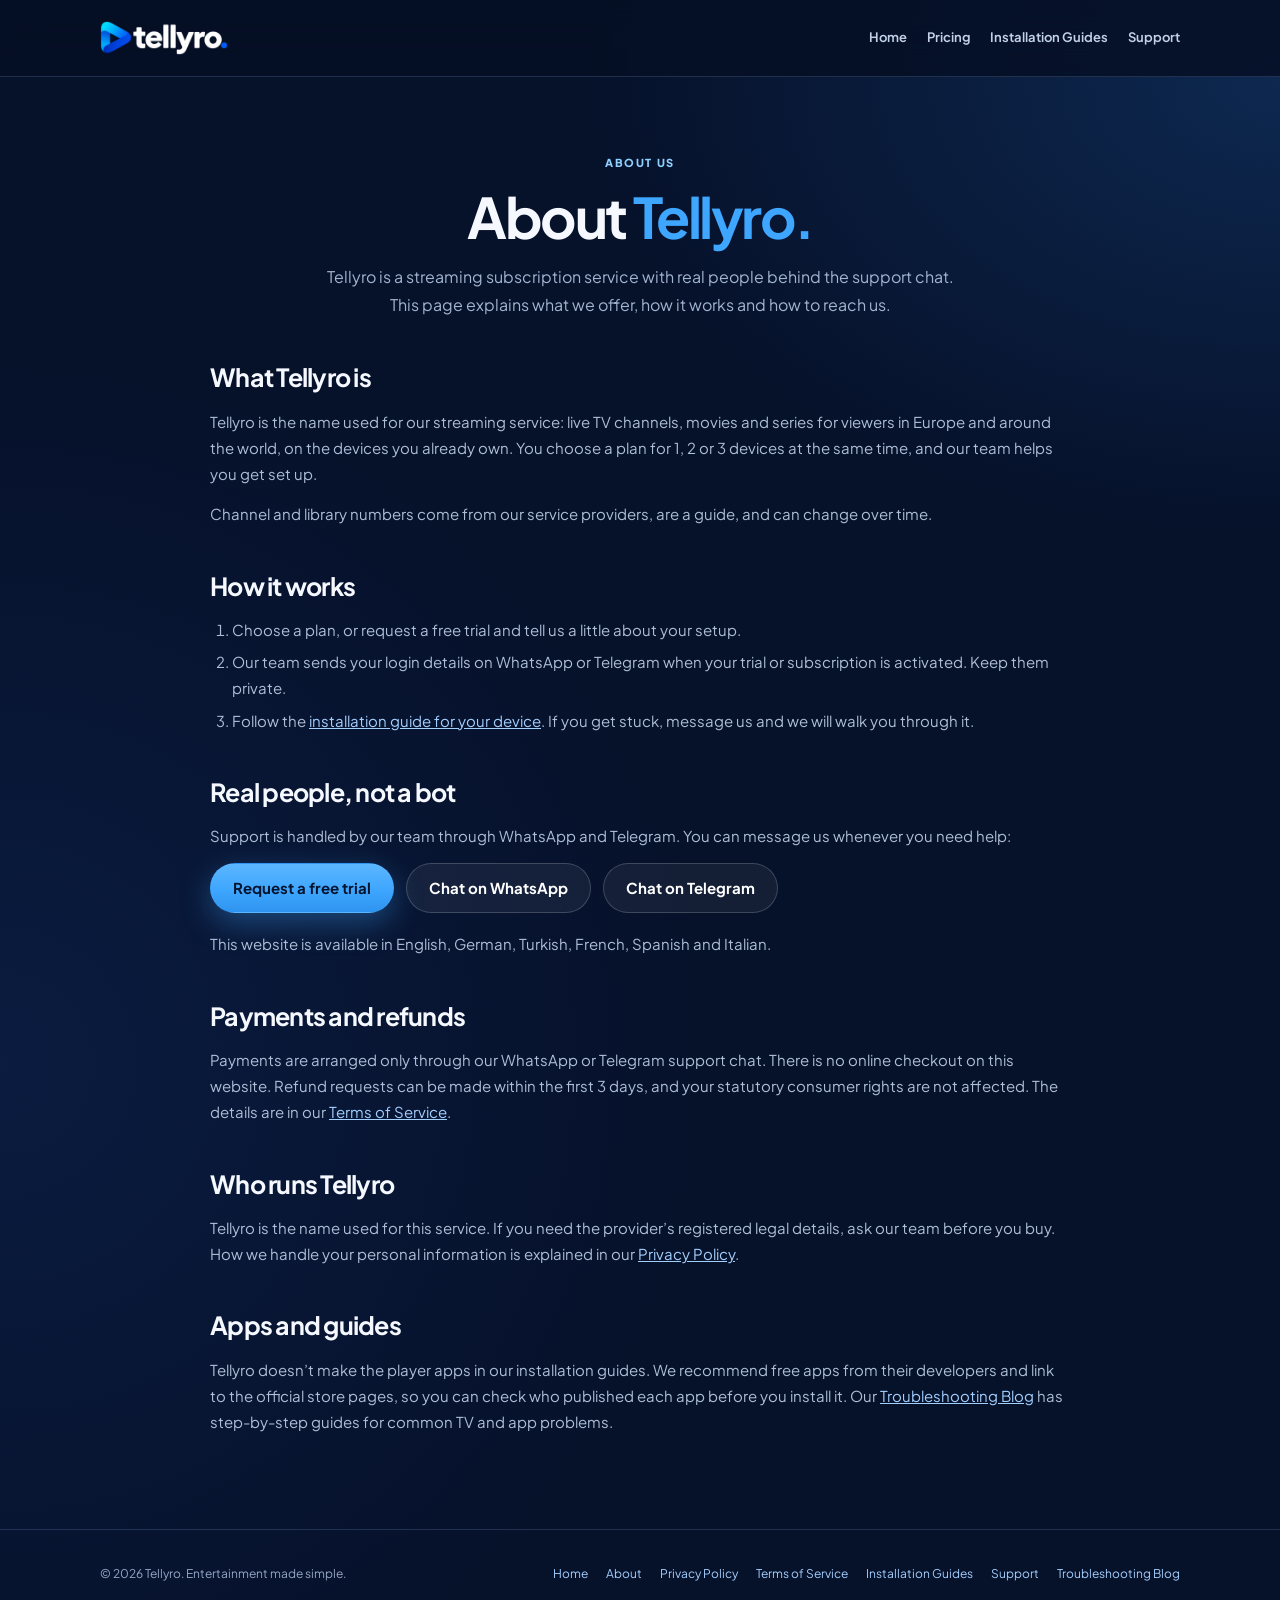
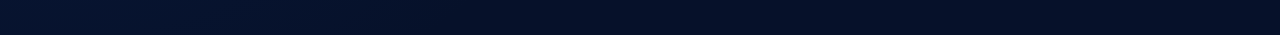
<file: about.html>
<!DOCTYPE html>
<html lang="en">
<head>
<meta charset="utf-8">
<meta name="viewport" content="width=device-width, initial-scale=1, viewport-fit=cover">
<meta name="theme-color" content="#06112A">
<title>About Tellyro | Live TV, Movies &amp; Series With Real Support</title>
<meta name="description" content="Learn what Tellyro offers, how setup works, how payments and refunds are handled, and how to reach our support team on WhatsApp or Telegram.">
<meta name="robots" content="index,follow,max-image-preview:large">
<link rel="canonical" href="https://tellyro.com/about">
<link rel="icon" href="/favicon.ico" sizes="48x48"><link rel="icon" href="/favicon-32.png" type="image/png" sizes="32x32"><link rel="icon" href="/icon-192.png" type="image/png" sizes="192x192"><link rel="apple-touch-icon" href="/apple-touch-icon.png">
<meta property="og:type" content="website">
<meta property="og:url" content="https://tellyro.com/about">
<meta property="og:title" content="About Tellyro">
<meta property="og:description" content="What Tellyro offers, how setup works, how payments and refunds are handled, and how to reach our support team.">
<meta property="og:image" content="https://tellyro.com/og-image.png?v=20261101">
<link rel="preconnect" href="https://fonts.googleapis.com"><link rel="preconnect" href="https://fonts.gstatic.com" crossorigin>
<link href="https://fonts.googleapis.com/css2?family=Plus+Jakarta+Sans:wght@400;500;600;700;800&display=swap" rel="stylesheet">
<link rel="stylesheet" href="assets/install.css">
</head>
<body>
<a class="skip" href="#main">Skip to content</a>
<header class="sitehead"><div class="wrap headwrap"><a class="brand" href="/" aria-label="Tellyro home"><picture><source type="image/webp" srcset="/assets/img/tellyro-logo-300.webp 300w, /assets/img/tellyro-logo-420.webp 420w" sizes="127px"><img class="logo-img" src="/assets/img/tellyro-logo-300.png" width="127" height="34" alt="Tellyro"></picture></a><div class="headlinks"><a href="/">Home</a><a href="/#pricing">Pricing</a><a href="/installation">Installation Guides</a><a href="/#support">Support</a></div></div></header>
<main id="main">
<section class="hero wrap"><span class="eyebrow">About us</span><h1>About <span class="acc">Tellyro.</span></h1><p>Tellyro is a streaming subscription service with real people behind the support chat. This page explains what we offer, how it works and how to reach us.</p></section>
<section class="about wrap">
<h2>What Tellyro is</h2>
<p>Tellyro is the name used for our streaming service: live TV channels, movies and series for viewers in Europe and around the world, on the devices you already own. You choose a plan for 1, 2 or 3 devices at the same time, and our team helps you get set up.</p>
<p>Channel and library numbers come from our service providers, are a guide, and can change over time.</p>

<h2>How it works</h2>
<ol>
<li>Choose a plan, or request a free trial and tell us a little about your setup.</li>
<li>Our team sends your login details on WhatsApp or Telegram when your trial or subscription is activated. Keep them private.</li>
<li>Follow the <a href="/installation">installation guide for your device</a>. If you get stuck, message us and we will walk you through it.</li>
</ol>

<h2>Real people, not a bot</h2>
<p>Support is handled by our team through WhatsApp and Telegram. You can message us whenever you need help:</p>
<p class="acts"><a class="btn wa" href="/#trial">Request a free trial</a><a class="btn" href="https://wa.me/message/KH6DHKLQHRNPO1" rel="noopener noreferrer">Chat on WhatsApp</a><a class="btn" href="https://t.me/tellyrosupport" rel="noopener noreferrer">Chat on Telegram</a></p>
<p>This website is available in English, German, Turkish, French, Spanish and Italian.</p>

<h2>Payments and refunds</h2>
<p>Payments are arranged only through our WhatsApp or Telegram support chat. There is no online checkout on this website. Refund requests can be made within the first 3 days, and your statutory consumer rights are not affected. The details are in our <a href="/terms">Terms of Service</a>.</p>

<h2>Who runs Tellyro</h2>
<p>Tellyro is the name used for this service. If you need the provider’s registered legal details, ask our team before you buy. How we handle your personal information is explained in our <a href="/privacy">Privacy Policy</a>.</p>

<h2>Apps and guides</h2>
<p>Tellyro doesn’t make the player apps in our installation guides. We recommend free apps from their developers and link to the official store pages, so you can check who published each app before you install it. Our <a href="https://tellyro.blog/" lang="en">Troubleshooting Blog</a> has step-by-step guides for common TV and app problems.</p>
</section>
</main>
<footer><div class="wrap"><span>© 2026 Tellyro. Entertainment made simple.</span><nav><a href="/">Home</a><a href="/about">About</a><a href="/privacy">Privacy Policy</a><a href="/terms">Terms of Service</a><a href="/installation">Installation Guides</a><a href="/#support">Support</a><a href="https://tellyro.blog/" lang="en">Troubleshooting Blog</a></nav></div></footer>
</body>
</html>
</file>
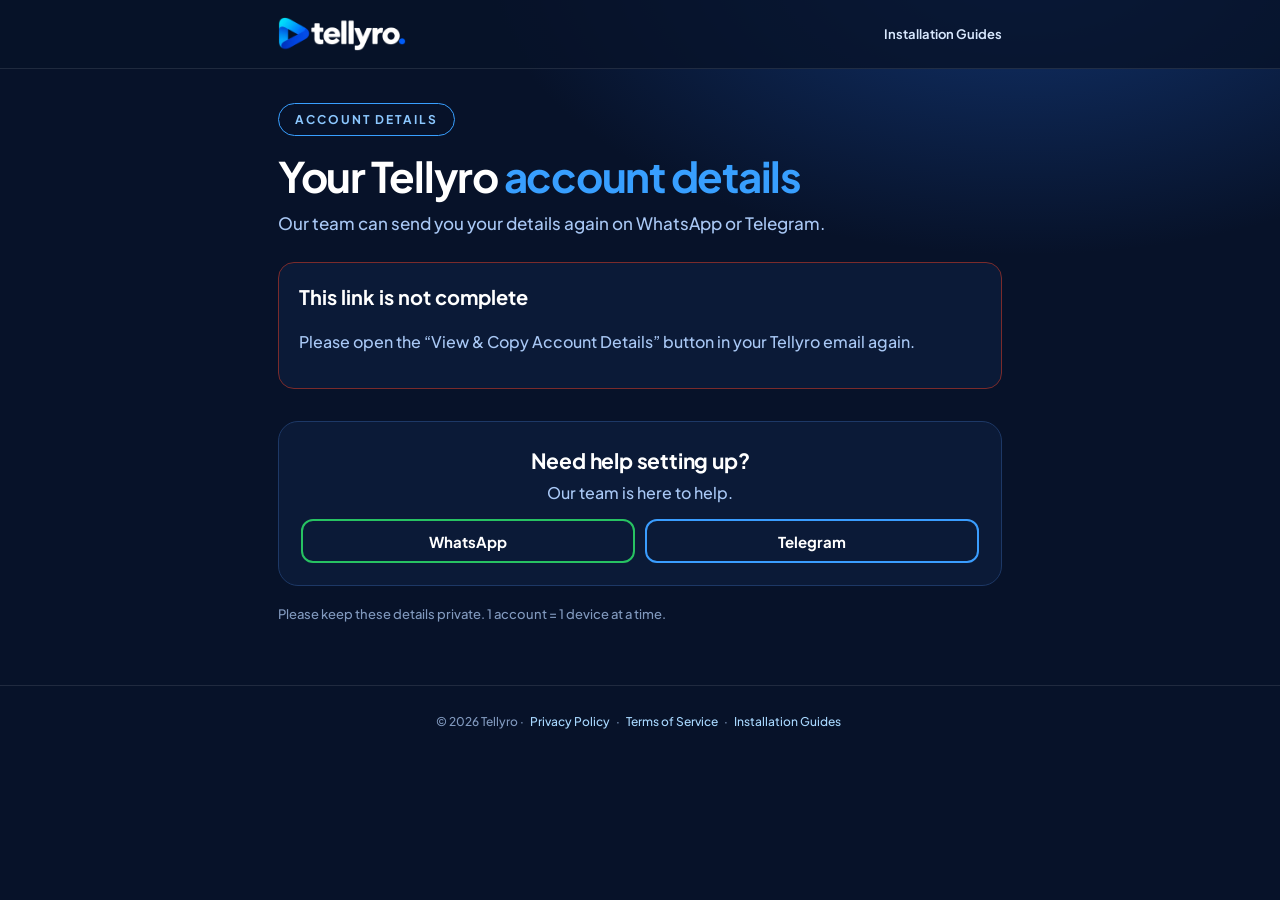
<file: account.html>
<!doctype html>
<html lang="en">
<head>
<meta charset="utf-8"><meta name="viewport" content="width=device-width,initial-scale=1,viewport-fit=cover">
<meta name="robots" content="noindex,nofollow,noarchive"><meta name="referrer" content="no-referrer"><meta name="theme-color" content="#071229">
<title>Your Account Details | Tellyro</title><link rel="icon" href="/favicon.ico" sizes="48x48"><link rel="icon" href="/favicon-32.png" type="image/png" sizes="32x32"><link rel="icon" href="/icon-192.png" type="image/png" sizes="192x192"><link rel="apple-touch-icon" href="/apple-touch-icon.png">
<link rel="preconnect" href="https://fonts.googleapis.com"><link rel="preconnect" href="https://fonts.gstatic.com" crossorigin>
<link href="https://fonts.googleapis.com/css2?family=Plus+Jakarta+Sans:wght@400;500;600;700;800&display=swap" rel="stylesheet">
<style>
:root{--bg:#071229;--card:#0b1a37;--line:#1d3866;--sep:#1a3260;--acc:#389fff;--soft:#a9c8f5;--label:#86a9de;--mut:#8199be;color-scheme:dark}
*{box-sizing:border-box}html{-webkit-text-size-adjust:100%}
body{margin:0;min-height:100svh;overflow-x:hidden;color:#fff;font:500 16px/1.6 'Plus Jakarta Sans','Segoe UI',system-ui,sans-serif;background:radial-gradient(900px 500px at 80% -5%,#12346f 0,transparent 60%),var(--bg)}
a{color:inherit;text-decoration:none}
header{border-bottom:1px solid rgba(255,255,255,.1);background:rgba(7,18,41,.8)}
.nav{max-width:760px;margin:auto;padding:0 18px;min-height:68px;display:flex;align-items:center;justify-content:space-between;gap:12px}
.logo{display:flex;align-items:center;gap:8px;font-size:25px;font-weight:800;letter-spacing:-.04em}.logo svg{width:34px;height:34px}.logo i{width:8px;height:8px;border-radius:50%;background:var(--acc);margin:12px 0 0 -4px}
.nav a.back{color:#d8e8fe;font-size:13px;font-weight:650;display:inline-block;padding:10px 0}
main{max-width:760px;margin:auto;padding:34px 18px 60px}
.chip{display:inline-block;padding:6px 16px;border:1px solid var(--acc);border-radius:999px;color:#8cc8ff;font-size:12px;font-weight:700;letter-spacing:.16em;text-transform:uppercase}
h1{font-size:clamp(30px,6vw,42px);line-height:1.15;letter-spacing:-.03em;margin:16px 0 10px}h1 em{font-style:normal;color:var(--acc)}
.lead{color:var(--soft);margin:0 0 24px;font-size:17px}
.card{background:var(--card);border:1px solid var(--line);border-radius:20px;padding:22px;margin:0 0 18px}
.card h2{margin:0;font-size:21px;letter-spacing:-.01em}.card .sub{color:var(--label);font-size:14px;margin:2px 0 6px}
.tag{display:inline-block;margin-left:8px;padding:2px 10px;border-radius:999px;font-size:12px;font-weight:700;vertical-align:middle;border:1px solid var(--line);color:var(--soft)}
.tag.ok{border-color:#1f7a4a;color:#5fe39a}.tag.off{border-color:#7a2b2b;color:#ff8f8f}
.row{display:flex;align-items:center;gap:12px;padding:12px 0;border-bottom:1px solid var(--sep)}.row:last-of-type{border-bottom:0}
.row .k{width:118px;flex:none;color:var(--label);font-size:15px}
.row .v{flex:1;min-width:0;font-weight:600;overflow-wrap:anywhere;word-break:break-word;user-select:all;-webkit-user-select:all}
.row .v.small{font-size:13px;font-weight:600;line-height:1.5}
.btn{display:inline-flex;align-items:center;justify-content:center;gap:8px;min-height:44px;padding:10px 16px;border-radius:12px;border:2px solid var(--acc);background:transparent;color:#fff;font:700 15px 'Plus Jakarta Sans','Segoe UI',system-ui,sans-serif;cursor:pointer;white-space:nowrap}
.btn:hover{background:rgba(56,159,255,.12)}.btn:focus-visible{outline:2px solid #fff;outline-offset:2px}
.btn.copy{min-height:38px;padding:6px 14px;font-size:14px;border-width:1px;flex:none}
.btn.copy.done{border-color:#27c262;color:#7ff0ad}
.btn.primary{border:0;background:linear-gradient(180deg,#2074dc,#1760c4);width:100%;font-size:17px;min-height:52px}
.btn.wa{border-color:#27c262}.btn.tg{border-color:#3a9dff}
.acts{display:grid;gap:10px;margin-top:14px}.pair{display:grid;grid-template-columns:1fr 1fr;gap:10px}
.msg{padding:18px 20px;border-radius:16px;border:1px solid var(--line);background:var(--card);color:var(--soft)}
.msg.err{border-color:#7a2b2b}.msg h2{color:#fff;margin:0 0 6px;font-size:20px}
.status{min-height:22px;margin:10px 0 0;color:#7ff0ad;font-size:14px}
.note{color:var(--mut);font-size:13px;margin:18px 0 0}
.help{text-align:center}.help h2{margin-bottom:2px}.help p{color:var(--soft);margin:0 0 14px}
footer{padding:20px 12px;text-align:center;color:var(--mut);font-size:12px;border-top:1px solid rgba(255,255,255,.1)}footer a{color:#a8d8ff;display:inline-block;padding:6px 4px}
.sr{position:absolute;width:1px;height:1px;overflow:hidden;clip:rect(0 0 0 0)}
@media(max-width:520px){.row{flex-wrap:wrap}.row .k{width:100%}.row .v{flex:1 1 60%}.pair{grid-template-columns:1fr}.card{padding:18px 16px}}
.logo img,.brand img{display:block;width:auto;height:34px}.logo picture,.brand picture{display:block}@media(max-width:530px){.logo img,.brand img{height:30px}}</style>
</head>
<body>
<header><div class="nav"><a href="index.html" class="logo" aria-label="Tellyro home"><picture><source type="image/webp" srcset="/assets/img/tellyro-logo-300.webp 300w, /assets/img/tellyro-logo-420.webp 420w" sizes="127px"><img class="logo-img" src="/assets/img/tellyro-logo-300.png" width="127" height="34" alt="Tellyro"></picture></a><a class="back" href="installation.html">Installation Guides</a></div></header>
<main id="main">
  <span class="chip">Account details</span>
  <h1 id="title">Your Tellyro <em>account details</em></h1>
  <p class="lead" id="lead">Tap Copy next to a detail, then paste it into your player app.</p>
  <div id="box" aria-live="polite"><div class="msg" id="loading">Loading your account details…</div></div>
  <p class="status" id="status" role="status"></p>
  <section class="card help" aria-labelledby="help-h">
    <h2 id="help-h">Need help setting up?</h2><p>Our team is here to help.</p>
    <div class="pair"><a class="btn wa" id="wa" href="https://wa.me/message/KH6DHKLQHRNPO1" target="_blank" rel="noopener noreferrer">WhatsApp</a><a class="btn tg" id="tg" href="https://t.me/tellyrosupport" target="_blank" rel="noopener noreferrer">Telegram</a></div>
  </section>
  <p class="note">Please keep these details private. 1 account = 1 device at a time.</p>
</main>
<footer>© 2026 Tellyro · <a href="privacy.html">Privacy Policy</a> · <a href="terms.html">Terms of Service</a> · <a href="installation.html">Installation Guides</a></footer>
<script src="assets/config.js"></script>
<script src="assets/account.js"></script>
</body></html>
</file>
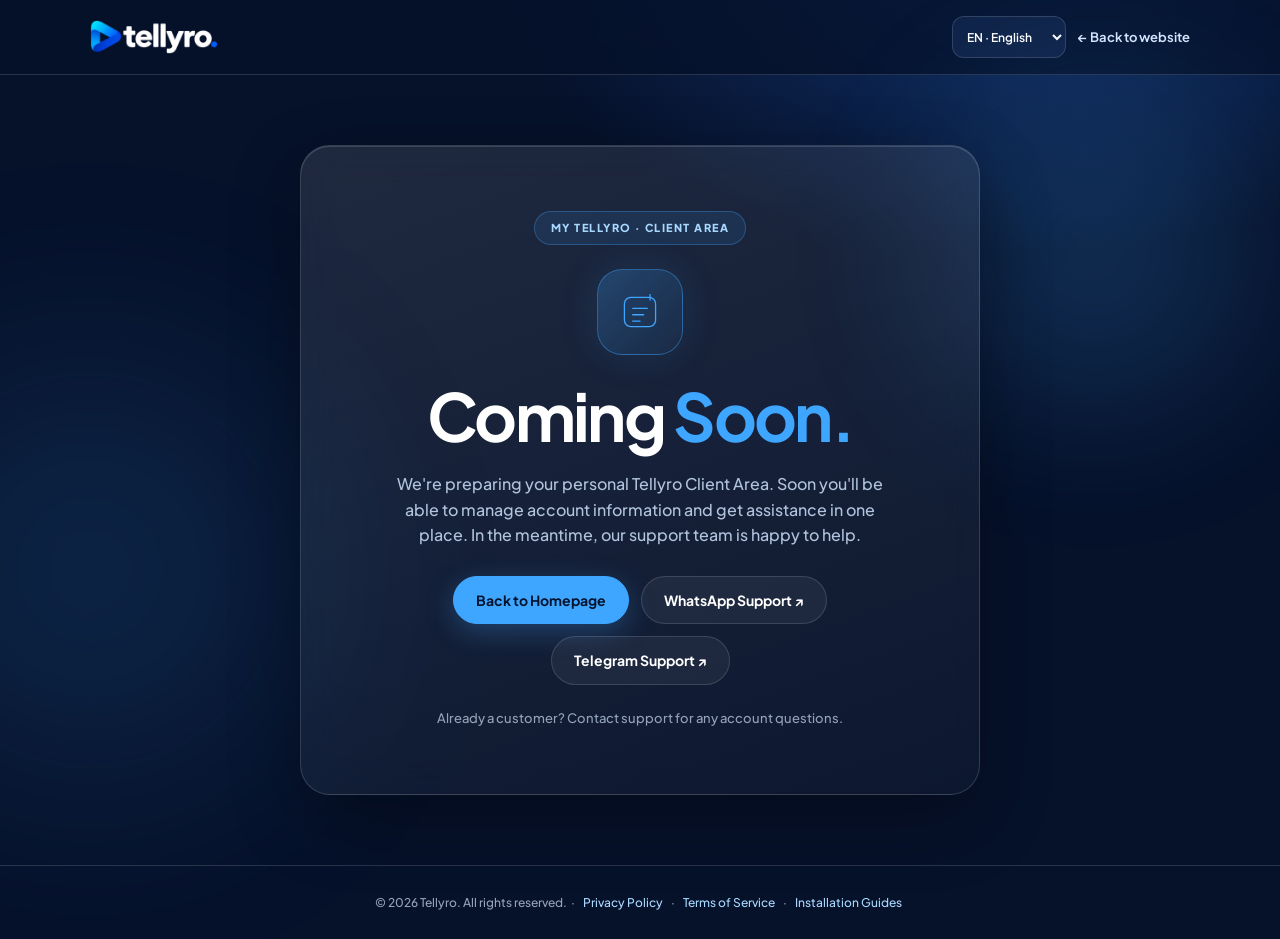
<file: client.html>
<!doctype html>
<html lang="en">
<head>
<meta charset="utf-8"><meta name="viewport" content="width=device-width,initial-scale=1,viewport-fit=cover">
<meta name="robots" content="noindex,nofollow,noarchive"><meta name="theme-color" content="#06112A">
<title>Client Area — Coming Soon | Tellyro</title><link rel="icon" href="/favicon.ico" sizes="48x48"><link rel="icon" href="/favicon-32.png" type="image/png" sizes="32x32"><link rel="icon" href="/icon-192.png" type="image/png" sizes="192x192"><link rel="apple-touch-icon" href="/apple-touch-icon.png">
<link rel="preconnect" href="https://fonts.googleapis.com"><link rel="preconnect" href="https://fonts.gstatic.com" crossorigin>
<link href="https://fonts.googleapis.com/css2?family=Plus+Jakarta+Sans:wght@400;500;600;700;800&display=swap" rel="stylesheet">
<style>
:root{--bg:#06112A;--navy:#0F2A5B;--acc:#3EA6FF;--mut:#94A3B8;--line:rgba(255,255,255,.14);color-scheme:dark}
*{box-sizing:border-box}body{margin:0;min-height:100svh;overflow-x:hidden;color:white;font:500 16px/1.6 'Plus Jakarta Sans',system-ui,sans-serif;background:radial-gradient(900px 500px at 80% -5%,#12346f 0,transparent 60%),var(--bg)}
body:after{content:"";position:fixed;width:420px;height:420px;border-radius:50%;background:#3EA6FF;filter:blur(120px);opacity:.14;left:-120px;top:40%;z-index:-1;pointer-events:none}
a{color:inherit;text-decoration:none}.container{max-width:1140px;margin:auto;padding:0 20px}
header{background:rgba(6,17,42,.78);border-bottom:1px solid var(--line);backdrop-filter:blur(16px)}.nav{min-height:74px;display:flex;align-items:center;justify-content:space-between;gap:12px}
.logo{display:flex;align-items:center;gap:7px;font-size:25px;font-weight:800;letter-spacing:-.04em}.logo i{width:8px;height:8px;border-radius:50%;background:var(--acc);margin-top:12px;margin-left:-4px}
.nav-end{display:flex;gap:12px;align-items:center}.nav-end a{color:#d8e8fe;font-size:13px;font-weight:650;display:inline-block;padding:10px 0}
.lang{background:#102348;color:white;border:1px solid var(--line);border-radius:12px;padding:10px;font:600 12px 'Plus Jakarta Sans',system-ui,sans-serif;max-width:136px;min-height:42px}
main{min-height:calc(100svh - 151px);display:grid;place-items:center;padding:70px 18px;position:relative;isolation:isolate}.orb{position:absolute;z-index:-1;pointer-events:none;width:320px;height:320px;background:#3EA6FF;opacity:.18;filter:blur(80px);border-radius:50%;top:2%;right:2%}
.card{width:min(680px,100%);text-align:center;border-radius:30px;padding:clamp(28px,6vw,65px);border:1px solid var(--line);background:linear-gradient(160deg,rgba(255,255,255,.1),rgba(255,255,255,.03));box-shadow:0 25px 70px rgba(0,0,0,.3),inset 0 1px rgba(255,255,255,.15);backdrop-filter:blur(18px)}
.chip{display:inline-flex;align-items:center;gap:8px;padding:7px 16px;border:1px solid rgba(62,166,255,.32);border-radius:100px;background:rgba(62,166,255,.11);color:#a8d8ff;font-size:11px;font-weight:800;letter-spacing:.14em}
.icon{width:86px;height:86px;margin:24px auto;display:grid;place-items:center;border-radius:25px;background:linear-gradient(135deg,rgba(62,166,255,.26),rgba(62,166,255,.06));border:1px solid rgba(62,166,255,.42);box-shadow:0 0 42px rgba(62,166,255,.12)}.icon svg{width:44px;height:44px;stroke:var(--acc);fill:none;stroke-width:1.4;stroke-linecap:round;stroke-linejoin:round}
h1{font-size:clamp(40px,8vw,66px);line-height:1.1;letter-spacing:-.04em;margin:0 0 20px}h1 em{font-style:normal;color:var(--acc)}.desc{max-width:510px;color:#b2c4dd;margin:0 auto 28px}
.buttons{display:flex;gap:12px;justify-content:center;flex-wrap:wrap}.btn{display:inline-flex;align-items:center;justify-content:center;padding:12px 22px;min-height:48px;border-radius:100px;border:1px solid var(--line);background:rgba(255,255,255,.05);font-size:14px;font-weight:700}.btn.primary{background:var(--acc);border-color:var(--acc);color:#04142e;box-shadow:0 8px 28px rgba(62,166,255,.27)}.btn:hover{transform:translateY(-2px)}.btn:focus-visible,.lang:focus-visible{outline:2px solid var(--acc);outline-offset:3px}
.small{margin:23px 0 0;color:var(--mut);font-size:13px}footer{padding:21px 12px;text-align:center;color:var(--mut);font-size:12px;border-top:1px solid var(--line)}footer a{color:#a8d8ff;display:inline-block;padding:6px 4px}
@media(max-width:520px){.nav-end{gap:8px}.nav-end a{font-size:11px}.logo{font-size:23px}.lang{max-width:min(124px,34vw);padding:8px 6px}.buttons .btn{flex:1 1 100%}}
.logo img,.brand img{display:block;width:auto;height:34px}.logo picture,.brand picture{display:block}@media(max-width:530px){.logo img,.brand img{height:30px}}</style>
</head>
<body>
<header><div class="container nav"><a href="index.html" class="logo" aria-label="Tellyro Home"><picture><source type="image/webp" srcset="/assets/img/tellyro-logo-300.webp 300w, /assets/img/tellyro-logo-420.webp 420w" sizes="127px"><img class="logo-img" src="/assets/img/tellyro-logo-300.png" width="127" height="34" alt="Tellyro"></picture></a><div class="nav-end"><select id="site-lang" class="lang" aria-label="Website language"><option value="en">EN · English</option><option value="de">DE · Deutsch</option><option value="tr">TR · Türkçe</option><option value="fr">FR · Français</option><option value="es">ES · Español</option><option value="it">IT · Italiano</option></select><a href="index.html">← Back to website</a></div></div></header>
<main><span class="orb"></span><section class="card" aria-labelledby="coming-title"><span class="chip">MY TELLYRO · CLIENT AREA</span><div class="icon"><svg viewBox="0 0 48 48" aria-hidden="true"><rect x="7" y="8" width="34" height="32" rx="7"/><path d="M16 20h16M16 27h12M16 34h8"/><path d="M35 5v6"/></svg></div><h1 id="coming-title">Coming <em>Soon.</em></h1><p class="desc">We're preparing your personal Tellyro Client Area. Soon you'll be able to manage account information and get assistance in one place. In the meantime, our support team is happy to help.</p><div class="buttons"><a class="btn primary" href="index.html">Back to Homepage</a><a class="btn" href="https://wa.me/message/KH6DHKLQHRNPO1" target="_blank" rel="noopener noreferrer">WhatsApp Support ↗</a><a class="btn" href="https://t.me/tellyrosupport" target="_blank" rel="noopener noreferrer">Telegram Support ↗</a></div><p class="small">Already a customer? Contact support for any account questions.</p></section></main>
<footer>© 2026 Tellyro. All rights reserved. &nbsp;·&nbsp; <a href="privacy.html">Privacy Policy</a> &nbsp;·&nbsp; <a href="terms.html">Terms of Service</a> &nbsp;·&nbsp; <a href="installation.html">Installation Guides</a></footer><script defer src="assets/i18n.js"></script>
</body></html>
</file>
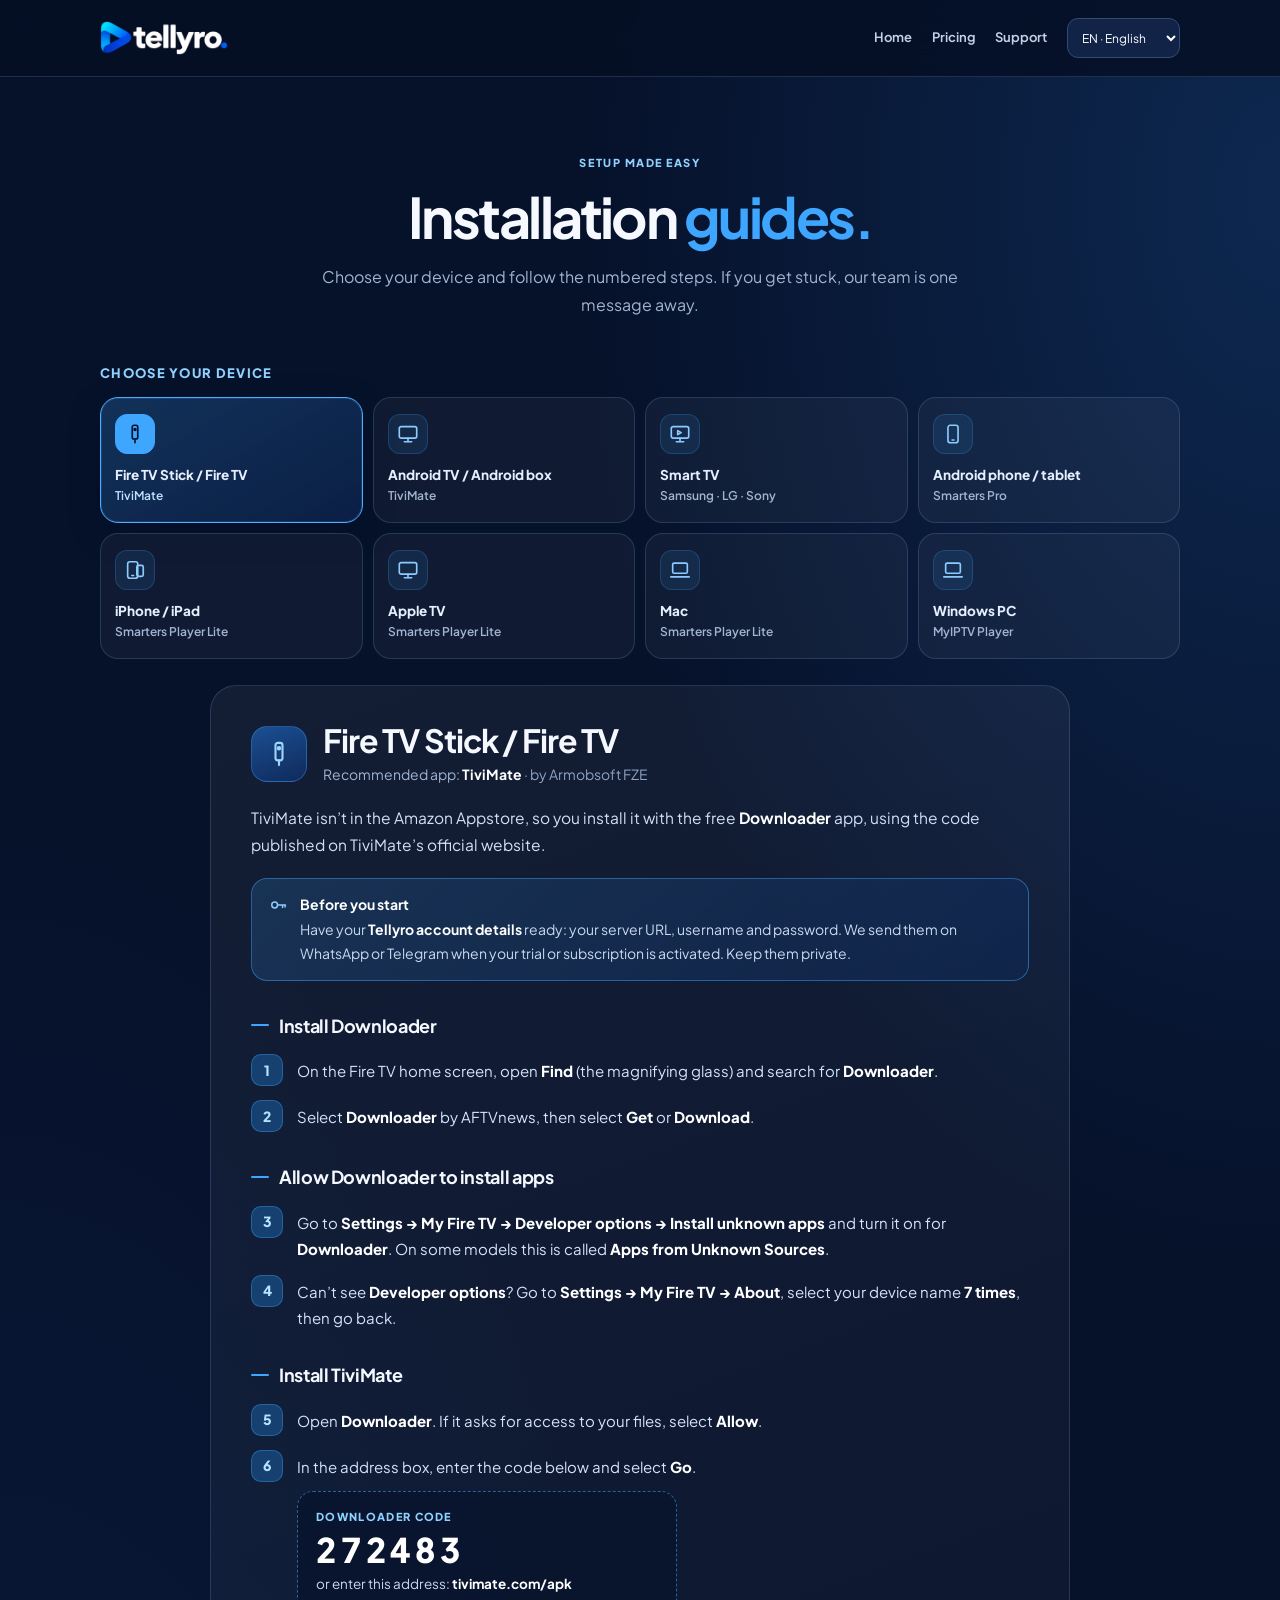
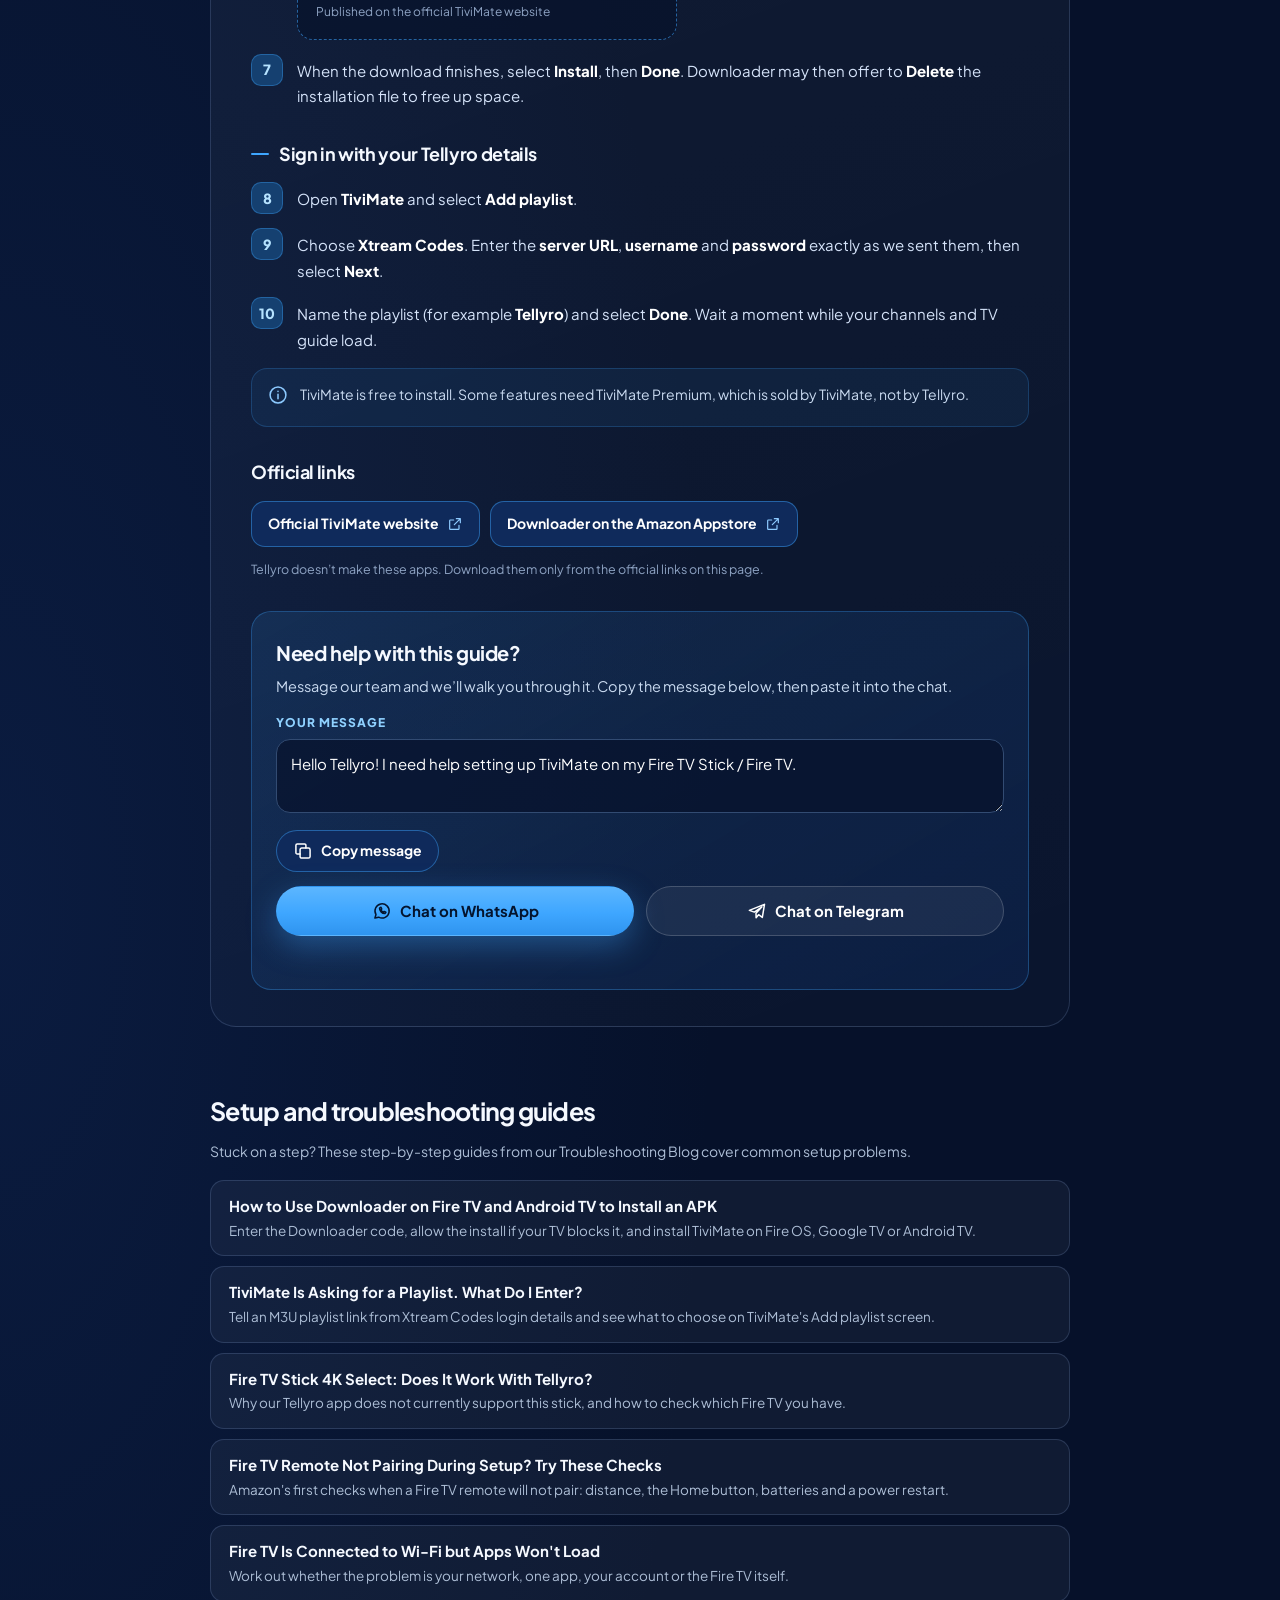
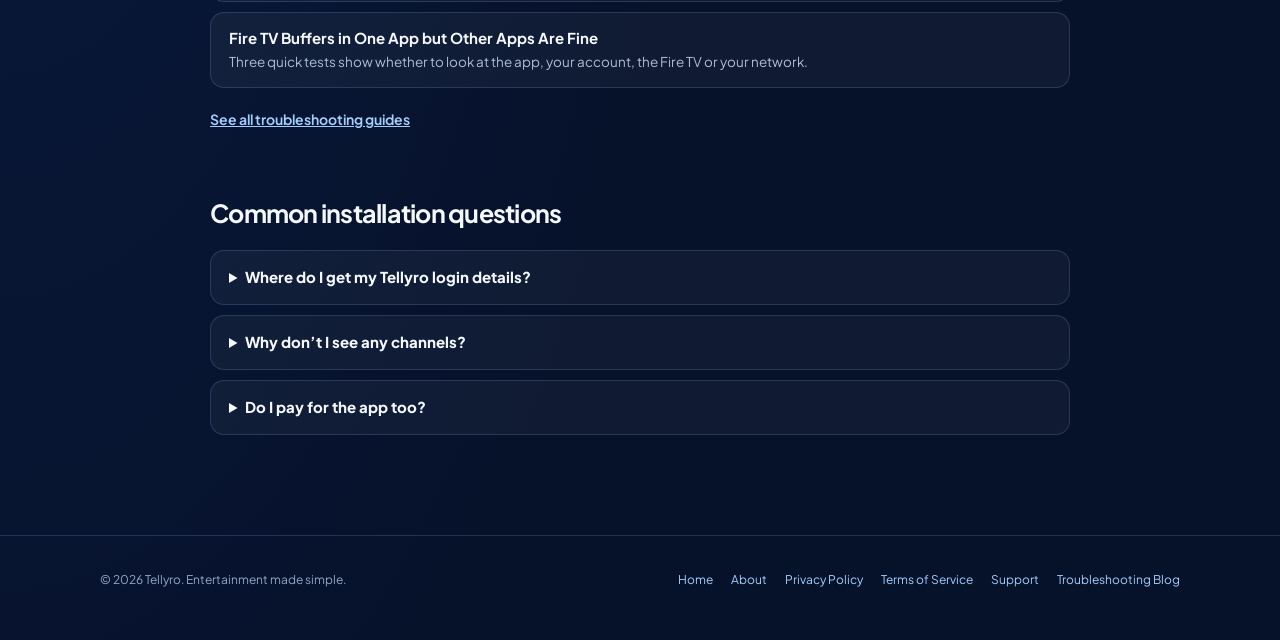
<file: installation.html>
<!DOCTYPE html>
<html lang="en">
<head>
<meta charset="utf-8">
<meta name="viewport" content="width=device-width, initial-scale=1, viewport-fit=cover">
<meta name="theme-color" content="#06112A">
<title>Installation Guides for Fire TV, Android TV, Smart TV, iPhone & Windows | Tellyro</title>
<meta name="description" content="Step-by-step Tellyro setup guides for Fire TV, Android TV, Smart TVs, Apple TV, Android phones and tablets, iPhone, iPad, Mac and Windows.">
<link rel="canonical" href="https://tellyro.com/installation">
<link rel="icon" href="/favicon.ico" sizes="48x48"><link rel="icon" href="/favicon-32.png" type="image/png" sizes="32x32"><link rel="icon" href="/icon-192.png" type="image/png" sizes="192x192"><link rel="apple-touch-icon" href="/apple-touch-icon.png">
<link rel="preconnect" href="https://fonts.googleapis.com"><link rel="preconnect" href="https://fonts.gstatic.com" crossorigin>
<link href="https://fonts.googleapis.com/css2?family=Plus+Jakarta+Sans:wght@400;500;600;700;800&display=swap" rel="stylesheet">
<link rel="stylesheet" href="assets/install.css">
</head>
<body>
<a class="skip" href="#g-guide">Skip to guide</a>
<header class="sitehead"><div class="wrap headwrap"><a class="brand" href="/" aria-label="Tellyro home"><picture><source type="image/webp" srcset="/assets/img/tellyro-logo-300.webp 300w, /assets/img/tellyro-logo-420.webp 420w" sizes="127px"><img class="logo-img" src="/assets/img/tellyro-logo-300.png" width="127" height="34" alt="Tellyro"></picture></a><div class="headlinks"><a id="nav-home" href="/">Home</a><a id="nav-pricing" href="/#pricing">Pricing</a><a id="nav-help" href="/#support">Support</a><select id="guide-lang" class="sel" aria-label="Language"><option value="en">EN · English</option><option value="de">DE · Deutsch</option><option value="tr">TR · Türkçe</option><option value="fr">FR · Français</option><option value="es">ES · Español</option><option value="it">IT · Italiano</option></select></div></div></header>
<main id="main">
<section class="hero wrap"><span class="eyebrow" id="g-eyebrow">Setup made easy</span><h1><span id="g-h1a">Installation</span> <span class="acc" id="g-h1b">guides.</span></h1><p id="g-lead">Choose your device and follow the numbered steps. If you get stuck, our team is one message away.</p></section>
<section class="guides wrap" aria-labelledby="g-pick">
<h2 class="pick-h" id="g-pick">Choose your device</h2>
<div class="picker" id="g-picker" role="group" aria-labelledby="g-pick"></div>
<article class="guide" id="g-guide" tabindex="-1"></article>
</section>
<section class="blogguides wrap" aria-labelledby="g-blog-h"><h2 id="g-blog-h">Setup and troubleshooting guides</h2>
<p>Stuck on a step? These step-by-step guides from our Troubleshooting Blog cover common setup problems.</p>
<ul>
<li><a href="https://tellyro.blog/guides/how-to-use-downloader-fire-tv-android-tv/" lang="en">How to Use Downloader on Fire TV and Android TV to Install an APK<span>Enter the Downloader code, allow the install if your TV blocks it, and install TiviMate on Fire OS, Google TV or Android TV.</span></a></li>
<li><a href="https://tellyro.blog/guides/tivimate-playlist-m3u-or-xtream/" lang="en">TiviMate Is Asking for a Playlist. What Do I Enter?<span>Tell an M3U playlist link from Xtream Codes login details and see what to choose on TiviMate's Add playlist screen.</span></a></li>
<li><a href="https://tellyro.blog/guides/fire-tv-stick-4k-select-tellyro-vega-os/" lang="en">Fire TV Stick 4K Select: Does It Work With Tellyro?<span>Why our Tellyro app does not currently support this stick, and how to check which Fire TV you have.</span></a></li>
<li><a href="https://tellyro.blog/guides/fire-tv-remote-not-pairing-setup/" lang="en">Fire TV Remote Not Pairing During Setup? Try These Checks<span>Amazon's first checks when a Fire TV remote will not pair: distance, the Home button, batteries and a power restart.</span></a></li>
<li><a href="https://tellyro.blog/guides/fire-tv-connected-to-wifi-apps-wont-load/" lang="en">Fire TV Is Connected to Wi-Fi but Apps Won't Load<span>Work out whether the problem is your network, one app, your account or the Fire TV itself.</span></a></li>
<li><a href="https://tellyro.blog/guides/fire-tv-buffering-one-app/" lang="en">Fire TV Buffers in One App but Other Apps Are Fine<span>Three quick tests show whether to look at the app, your account, the Fire TV or your network.</span></a></li>
</ul>
<a class="all" href="https://tellyro.blog/guides/" lang="en">See all troubleshooting guides</a></section>
<section class="faq wrap"><h2 id="g-faq-h">Common installation questions</h2><div id="g-faq"></div></section>
<noscript><section class="wrap"><h2>Installation guides for every device</h2>
<article id="guide-firetv"><h3>Fire TV Stick / Fire TV</h3>
<p>Recommended app: <b>TiviMate</b> by Armobsoft FZE</p>
<p>TiviMate isn’t in the Amazon Appstore, so you install it with the free <strong>Downloader</strong> app, using the code published on TiviMate’s official website.</p>
<p><strong>Before you start:</strong> Have your <strong>Tellyro account details</strong> ready: your server URL, username and password. We send them on WhatsApp or Telegram when your trial or subscription is activated. Keep them private.</p>
<h4>Install Downloader</h4><ol>
<li>On the Fire TV home screen, open <strong>Find</strong> (the magnifying glass) and search for <strong>Downloader</strong>.</li>
<li>Select <strong>Downloader</strong> by AFTVnews, then select <strong>Get</strong> or <strong>Download</strong>.</li>
</ol>
<h4>Allow Downloader to install apps</h4><ol>
<li>Go to <strong>Settings → My Fire TV → Developer options → Install unknown apps</strong> and turn it on for <strong>Downloader</strong>. On some models this is called <strong>Apps from Unknown Sources</strong>.</li>
<li>Can’t see <strong>Developer options</strong>? Go to <strong>Settings → My Fire TV → About</strong>, select your device name <strong>7 times</strong>, then go back.</li>
</ol>
<h4>Install TiviMate</h4><ol>
<li>Open <strong>Downloader</strong>. If it asks for access to your files, select <strong>Allow</strong>.</li>
<li>In the address box, enter the code below and select <strong>Go</strong>. Downloader code: <b>272483</b> or enter this address: <b>tivimate.com/apk</b> (Published on the official TiviMate website).</li>
<li>When the download finishes, select <strong>Install</strong>, then <strong>Done</strong>. Downloader may then offer to <strong>Delete</strong> the installation file to free up space.</li>
</ol>
<h4>Sign in with your Tellyro details</h4><ol>
<li>Open <strong>TiviMate</strong> and select <strong>Add playlist</strong>.</li>
<li>Choose <strong>Xtream Codes</strong>. Enter the <strong>server URL</strong>, <strong>username</strong> and <strong>password</strong> exactly as we sent them, then select <strong>Next</strong>.</li>
<li>Name the playlist (for example <strong>Tellyro</strong>) and select <strong>Done</strong>. Wait a moment while your channels and TV guide load.</li>
</ol>
<p>TiviMate is free to install. Some features need TiviMate Premium, which is sold by TiviMate, not by Tellyro.</p>
<h4>Official links</h4><ul>
<li><a href="https://tivimate.com/" rel="noopener noreferrer">Official TiviMate website</a></li>
<li><a href="https://www.amazon.com/dp/B01N0BP507" rel="noopener noreferrer">Downloader on the Amazon Appstore</a></li>
</ul>
<p>Tellyro doesn’t make these apps. Download them only from the official links on this page.</p></article>
<article id="guide-androidtv"><h3>Android TV / Android box</h3>
<p>Recommended app: <b>TiviMate</b> by Armobsoft FZE</p>
<p>On Android TV, Google TV and most Android boxes, TiviMate is in the <strong>Google Play Store</strong>.</p>
<p><strong>Before you start:</strong> Have your <strong>Tellyro account details</strong> ready: your server URL, username and password. We send them on WhatsApp or Telegram when your trial or subscription is activated. Keep them private.</p>
<h4>Install TiviMate</h4><ol>
<li>Open <strong>Google Play</strong> on your TV or box and search for <strong>TiviMate</strong>.</li>
<li>Select <strong>TiviMate IPTV Player</strong> by <strong>Armobsoft FZE</strong>, then select <strong>Install</strong>.</li>
</ol>
<h4>Sign in with your Tellyro details</h4><ol>
<li>Open <strong>TiviMate</strong> and select <strong>Add playlist</strong>.</li>
<li>Choose <strong>Xtream Codes</strong>. Enter the <strong>server URL</strong>, <strong>username</strong> and <strong>password</strong> exactly as we sent them, then select <strong>Next</strong>.</li>
<li>Name the playlist (for example <strong>Tellyro</strong>) and select <strong>Done</strong>. Wait a moment while your channels and TV guide load.</li>
</ol>
<p>No Google Play on your box, or TiviMate isn’t listed? Install <strong>Downloader by AFTVnews</strong>, allow it to install unknown apps in your device’s security settings (the name varies by model), then enter code <strong>272483</strong> or <strong>tivimate.com/apk</strong>.</p>
<p>TiviMate is free to install. Some features need TiviMate Premium, which is sold by TiviMate, not by Tellyro.</p>
<h4>Official links</h4><ul>
<li><a href="https://play.google.com/store/apps/details?id=ar.tvplayer.tv" rel="noopener noreferrer">TiviMate on Google Play</a></li>
<li><a href="https://tivimate.com/" rel="noopener noreferrer">Official TiviMate website</a></li>
<li><a href="https://play.google.com/store/apps/details?id=com.esaba.downloader" rel="noopener noreferrer">Downloader on Google Play</a></li>
</ul>
<p>Tellyro doesn’t make these apps. Download them only from the official links on this page.</p></article>
<article id="guide-smarttv"><h3>Smart TV</h3>
<p>Recommended app: <b>BOB Player</b></p>
<p>BOB Player works on Samsung, LG (webOS), Sony and other smart TVs. You send us two codes from the app and we add your Tellyro account for you.</p>
<p><strong>Before you start:</strong> You don’t need to type any login details on your TV. We add your Tellyro account for you once you send us two codes from the app.</p>
<h4>Install BOB Player</h4><ol>
<li>Press <strong>Home</strong> on your TV remote and open the app store: <strong>Apps</strong> on Samsung, <strong>LG Content Store</strong> on LG, or <strong>Google Play</strong> on Sony and other Google TV models.</li>
<li>Search for <strong>BOB Player</strong>, install it and open it. Can’t find it? Availability depends on your TV model and country, so message us and we’ll suggest another option.</li>
</ol>
<h4>Find your MAC address and Device Key</h4><ol>
<li>When BOB Player opens, it shows your <strong>MAC address</strong> and <strong>Device Key</strong> on the screen.</li>
<li>Write both down or take a photo of the screen. Check each character carefully.</li>
</ol>
<h4>Send them to our team</h4><ol>
<li>Send <strong>both</strong> details to Tellyro support on <strong>WhatsApp</strong> or <strong>Telegram</strong> using the message below. We’ll add your account for you.</li>
<li>When we confirm it’s done, close and reopen BOB Player. Your channels will appear.</li>
</ol>
<p>Send your MAC address and Device Key <strong>only to Tellyro support</strong> in a private chat. Don’t post them publicly or enter them on websites you don’t trust.</p>
<p>BOB Player includes a 7-day trial. After that it needs its own licence, sold by BOB Player, so ask us before you buy. If you switch between Wi-Fi and a network cable, your TV may show a different MAC address: send us the new one.</p>
<h4>Official links</h4><ul>
<li><a href="https://bobplayer.com/" rel="noopener noreferrer">Official BOB Player website</a></li>
</ul>
<p>Tellyro doesn’t make these apps. Download them only from the official links on this page.</p></article>
<article id="guide-androidphone"><h3>Android phone / tablet</h3>
<p>Recommended app: <b>Smarters Pro</b> by Tech Smarters</p>
<p>TiviMate is built for TVs with a remote, and its developer says it isn’t optimised for phones or tablets, so the TV steps won’t work well here. We recommend <strong>Smarters Pro</strong>: it’s designed for touch screens and it’s on Google Play.</p>
<p><strong>Before you start:</strong> Have your <strong>Tellyro account details</strong> ready: your server URL, username and password. We send them on WhatsApp or Telegram when your trial or subscription is activated. Keep them private.</p>
<h4>Install Smarters Pro</h4><ol>
<li>Open the <strong>Google Play Store</strong> and search for <strong>Smarters Pro</strong>, or use the Google Play link below.</li>
<li>Choose <strong>Smarters Pro - Mobile</strong> by <strong>Tech Smarters</strong> and tap <strong>Install</strong>. Check the developer name: several look-alike apps use similar names.</li>
</ol>
<h4>Sign in with your Tellyro details</h4><ol>
<li>Open the app and choose to sign in with your <strong>username and password</strong> (sometimes labelled <strong>Xtream Codes</strong>).</li>
<li>Enter any name (for example <strong>Tellyro</strong>), then the <strong>username</strong>, <strong>password</strong> and <strong>server URL</strong> exactly as we sent them, and sign in.</li>
<li>Wait while your content loads, then choose <strong>Live TV</strong>, <strong>Movies</strong> or <strong>Series</strong>.</li>
</ol>
<p>Smarters Pro is free to download. Its optional Premium upgrade is sold by Tech Smarters, not by Tellyro.</p>
<h4>Official links</h4><ul>
<li><a href="https://play.google.com/store/apps/details?id=com.smarters.smarterspro" rel="noopener noreferrer">Smarters Pro on Google Play</a></li>
<li><a href="https://www.smarterspro.com/" rel="noopener noreferrer">Official Smarters Pro website</a></li>
</ul>
<p>Tellyro doesn’t make these apps. Download them only from the official links on this page.</p></article>
<article id="guide-ios"><h3>iPhone / iPad</h3>
<p>Recommended app: <b>Smarters Player Lite</b> by WHMCS SMARTERS</p>
<p>Smarters Player Lite is free on the App Store and works on iPhone and iPad with iOS 15.6 or later.</p>
<p><strong>Before you start:</strong> Have your <strong>Tellyro account details</strong> ready: your server URL, username and password. We send them on WhatsApp or Telegram when your trial or subscription is activated. Keep them private.</p>
<h4>Install Smarters Player Lite</h4><ol>
<li>Open the <strong>App Store</strong> and search for <strong>Smarters Player Lite</strong>, or use the App Store link below.</li>
<li>Check the developer is <strong>WHMCS SMARTERS</strong>, then tap <strong>Get</strong>.</li>
</ol>
<h4>Sign in with your Tellyro details</h4><ol>
<li>Open the app and choose to sign in with your <strong>username and password</strong> (sometimes labelled <strong>Xtream Codes</strong>).</li>
<li>Enter any name (for example <strong>Tellyro</strong>), then the <strong>username</strong>, <strong>password</strong> and <strong>server URL</strong> exactly as we sent them, and sign in.</li>
<li>Wait while your content loads, then choose <strong>Live TV</strong>, <strong>Movies</strong> or <strong>Series</strong>.</li>
</ol>
<p>Smarters Player Lite is free. Any optional in-app purchases come from its developer, not from Tellyro.</p>
<h4>Official links</h4><ul>
<li><a href="https://apps.apple.com/app/smarters-player-lite/id1628995509" rel="noopener noreferrer">Smarters Player Lite on the App Store</a></li>
</ul>
<p>Tellyro doesn’t make these apps. Download them only from the official links on this page.</p></article>
<article id="guide-appletv"><h3>Apple TV</h3>
<p>Recommended app: <b>Smarters Player Lite</b> by WHMCS SMARTERS</p>
<p>Smarters Player Lite is free on the App Store and works on Apple TV with tvOS 12.0 or later.</p>
<p><strong>Before you start:</strong> Have your <strong>Tellyro account details</strong> ready: your server URL, username and password. We send them on WhatsApp or Telegram when your trial or subscription is activated. Keep them private.</p>
<h4>Install Smarters Player Lite</h4><ol>
<li>Open the <strong>App Store</strong> on your Apple TV and search for <strong>Smarters Player Lite</strong>.</li>
<li>Check the developer is <strong>WHMCS SMARTERS</strong>, then select <strong>Get</strong>.</li>
</ol>
<h4>Sign in with your Tellyro details</h4><ol>
<li>Open the app and choose to sign in with your <strong>username and password</strong> (sometimes labelled <strong>Xtream Codes</strong>).</li>
<li>Enter any name (for example <strong>Tellyro</strong>), then the <strong>username</strong>, <strong>password</strong> and <strong>server URL</strong> exactly as we sent them, and sign in.</li>
<li>Wait while your content loads, then choose <strong>Live TV</strong>, <strong>Movies</strong> or <strong>Series</strong>.</li>
</ol>
<p>Smarters Player Lite is free. Any optional in-app purchases come from its developer, not from Tellyro.</p>
<p>Menu names on Apple TV can look slightly different from the iPhone version. If you can’t find an option, message us and we’ll help.</p>
<h4>Official links</h4><ul>
<li><a href="https://apps.apple.com/app/smarters-player-lite/id1628995509" rel="noopener noreferrer">Smarters Player Lite on the App Store</a></li>
</ul>
<p>Tellyro doesn’t make these apps. Download them only from the official links on this page.</p></article>
<article id="guide-mac"><h3>Mac</h3>
<p>Recommended app: <b>Smarters Player Lite</b> by WHMCS SMARTERS</p>
<p>Smarters Player Lite is free on the App Store and works on a Mac with an Apple M1 chip or later and macOS 12.5 or later. Apple lists it as designed for iPad and not verified for macOS, so some things may look or work differently from a native Mac app.</p>
<p><strong>Before you start:</strong> Have your <strong>Tellyro account details</strong> ready: your server URL, username and password. We send them on WhatsApp or Telegram when your trial or subscription is activated. Keep them private.</p>
<h4>Install Smarters Player Lite</h4><ol>
<li>Open the <strong>App Store</strong> on your Mac and search for <strong>Smarters Player Lite</strong>, or use the App Store link below.</li>
<li>Check the developer is <strong>WHMCS SMARTERS</strong>, then click <strong>Get</strong>.</li>
</ol>
<h4>Sign in with your Tellyro details</h4><ol>
<li>Open the app and choose to sign in with your <strong>username and password</strong> (sometimes labelled <strong>Xtream Codes</strong>).</li>
<li>Enter any name (for example <strong>Tellyro</strong>), then the <strong>username</strong>, <strong>password</strong> and <strong>server URL</strong> exactly as we sent them, and sign in.</li>
<li>Wait while your content loads, then choose <strong>Live TV</strong>, <strong>Movies</strong> or <strong>Series</strong>.</li>
</ol>
<p>Smarters Player Lite is free. Any optional in-app purchases come from its developer, not from Tellyro.</p>
<p>If you can’t find the app, check that your Mac has an Apple M1 chip or later. Apple does not list Macs with an Intel processor as supported.</p>
<h4>Official links</h4><ul>
<li><a href="https://apps.apple.com/app/smarters-player-lite/id1628995509" rel="noopener noreferrer">Smarters Player Lite on the App Store</a></li>
</ul>
<p>Tellyro doesn’t make these apps. Download them only from the official links on this page.</p></article>
<article id="guide-windows"><h3>Windows PC</h3>
<p>Recommended app: <b>MyIPTV Player</b> by Vbfnet Apps</p>
<p>We recommend <strong>MyIPTV Player</strong>: it’s free in the Microsoft Store, so it installs without security warnings, and it supports signing in with Xtream Codes.</p>
<p><strong>Before you start:</strong> Have your <strong>Tellyro account details</strong> ready: your server URL, username and password. We send them on WhatsApp or Telegram when your trial or subscription is activated. Keep them private.</p>
<h4>Install MyIPTV Player</h4><ol>
<li>Open <strong>Microsoft Store</strong> on your PC and search for <strong>MyIPTV Player</strong>, or use the Microsoft Store link below.</li>
<li>Check the publisher is <strong>Vbfnet Apps</strong>, then select <strong>Get</strong> or <strong>Install</strong>.</li>
</ol>
<h4>Sign in with your Tellyro details</h4><ol>
<li>Open MyIPTV Player and go to <strong>Settings</strong>.</li>
<li>Add a new playlist using the <strong>Xtream Code</strong> option. Enter the <strong>server URL</strong>, <strong>username</strong> and <strong>password</strong> exactly as we sent them, then save.</li>
<li>Open <strong>Channels</strong>, choose your playlist and start watching.</li>
</ol>
<p>MyIPTV Player is made by Vbfnet Apps, not by Tellyro.</p>
<h4>Official links</h4><ul>
<li><a href="https://apps.microsoft.com/detail/9PJJ2NMBF0TR" rel="noopener noreferrer">MyIPTV Player on the Microsoft Store</a></li>
</ul>
<p>Tellyro doesn’t make these apps. Download them only from the official links on this page.</p></article>
<h2>Common installation questions</h2>
<h3>Where do I get my Tellyro login details?</h3><p>We send your server URL, username and password on WhatsApp or Telegram when your trial or subscription is activated. If you use BOB Player on a Smart TV, you don’t need them: we add your account for you.</p>
<h3>Why don’t I see any channels?</h3><p>Check that your trial or subscription is active, close and reopen the app, and make sure the details were typed exactly as we sent them. If channels are still missing, message us.</p>
<h3>Do I pay for the app too?</h3><p>The apps on this page are free to download. Some offer optional upgrades or licences sold by the app developer, not by Tellyro. Ask us before you buy anything.</p>
<p>JavaScript is needed for the device picker and the copy-message buttons. Contact us on <a href="https://wa.me/message/KH6DHKLQHRNPO1">WhatsApp</a> or <a href="https://t.me/tellyrosupport">Telegram</a> if you need help.</p></section></noscript>
</main>
<footer><div class="wrap"><span>© 2026 Tellyro. Entertainment made simple.</span><nav><a href="/">Home</a><a href="/about">About</a><a href="/privacy">Privacy Policy</a><a href="/terms">Terms of Service</a><a href="/#support">Support</a><a href="https://tellyro.blog/" lang="en">Troubleshooting Blog</a></nav></div></footer>
<script src="assets/config.js"></script><script src="assets/help-data.js"></script><script src="assets/installation.js"></script>
</body>
</html>
</file>
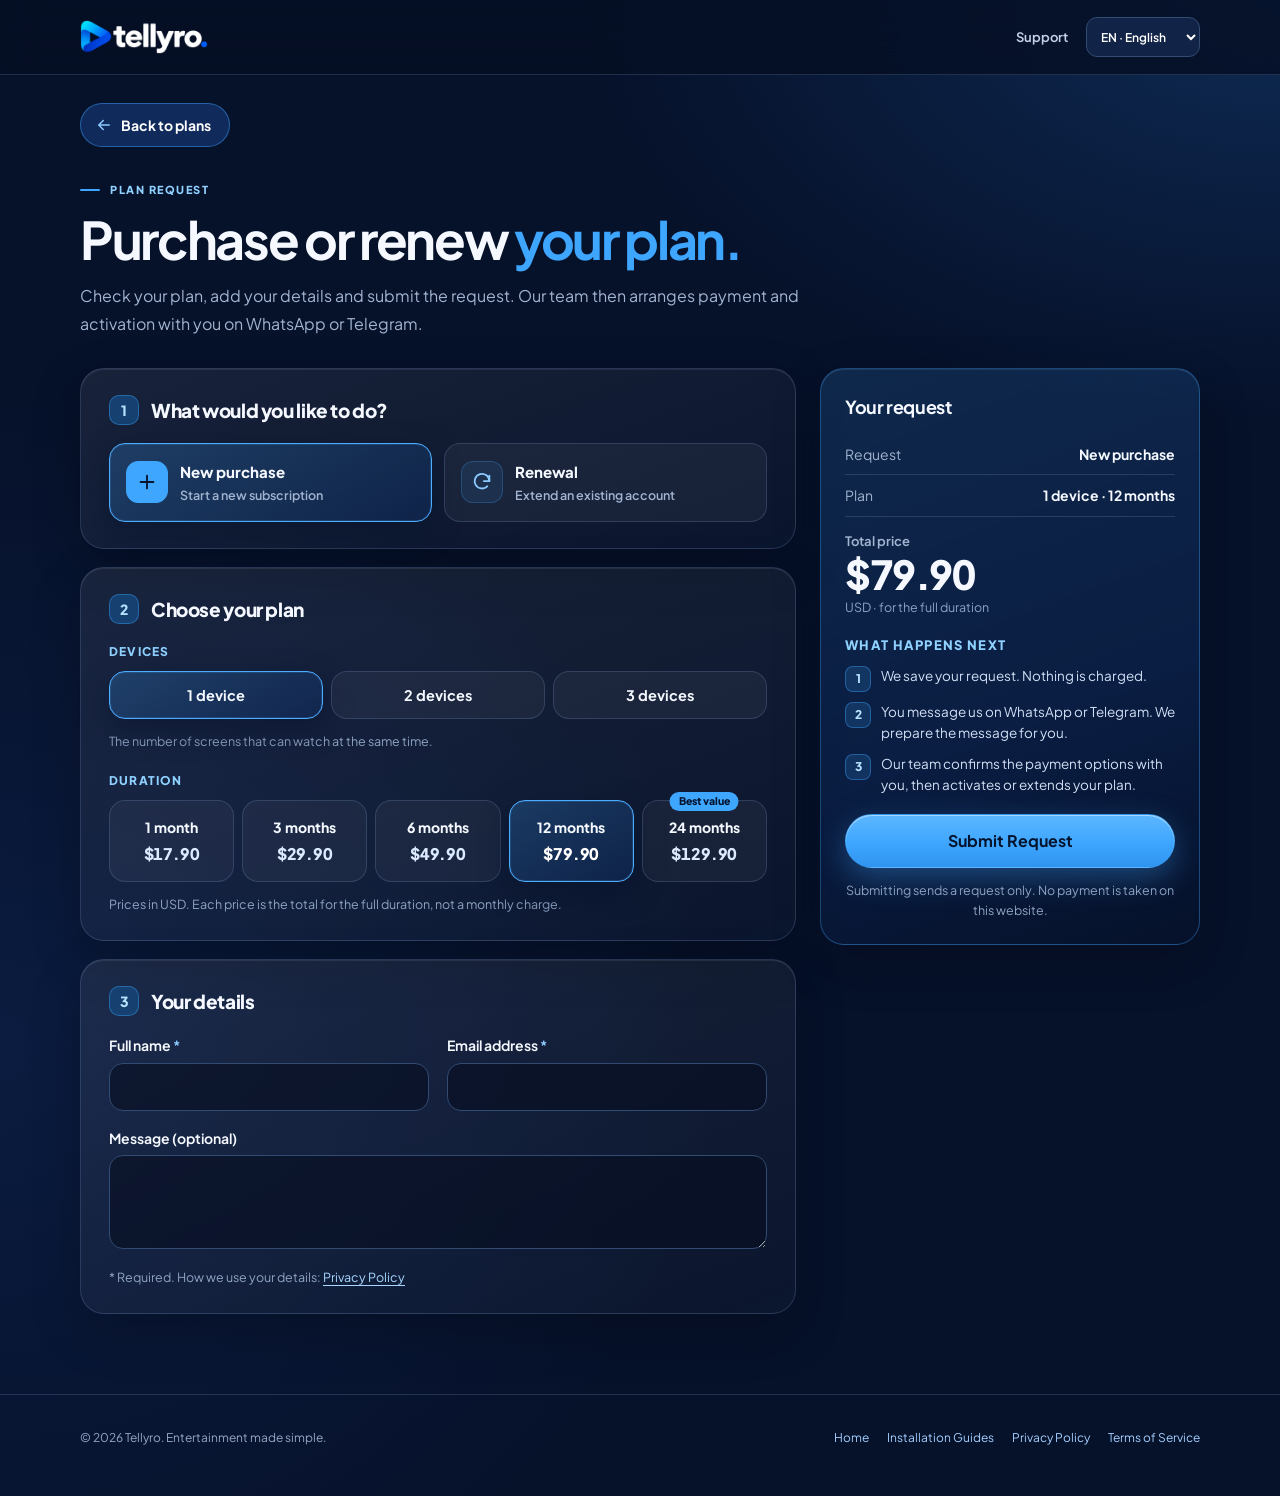
<file: order.html>
<!DOCTYPE html>
<html lang="en">
<head>
<meta charset="utf-8">
<meta name="viewport" content="width=device-width, initial-scale=1, viewport-fit=cover">
<meta name="theme-color" content="#06112A">
<meta name="robots" content="noindex,follow">
<title>Purchase or Renew a Plan | Tellyro</title>
<meta name="description" content="Send a Tellyro purchase or renewal request. No payment is taken on this website.">
<link rel="icon" href="/favicon.ico" sizes="48x48"><link rel="icon" href="/favicon-32.png" type="image/png" sizes="32x32"><link rel="icon" href="/icon-192.png" type="image/png" sizes="192x192"><link rel="apple-touch-icon" href="/apple-touch-icon.png">
<link rel="preconnect" href="https://fonts.googleapis.com"><link rel="preconnect" href="https://fonts.gstatic.com" crossorigin>
<link href="https://fonts.googleapis.com/css2?family=Plus+Jakarta+Sans:wght@400;500;600;700;800&display=swap" rel="stylesheet">
<link rel="stylesheet" href="assets/order.css">
</head>
<body>
<a class="skip" href="#o-form" data-t="skip">Skip to the request form</a>
<header class="sitehead"><div class="wrap headwrap">
<a class="logo" href="index.html" aria-label="Tellyro home"><picture><source type="image/webp" srcset="/assets/img/tellyro-logo-300.webp 300w, /assets/img/tellyro-logo-420.webp 420w" sizes="127px"><img class="logo-img" src="/assets/img/tellyro-logo-300.png" width="127" height="34" alt="Tellyro"></picture></a>
<div class="headend"><a class="headlink" href="index.html#support" data-t="support">Support</a><select id="o-lang" class="sel" aria-label="Website language"><option value="en">EN · English</option><option value="de">DE · Deutsch</option><option value="tr">TR · Türkçe</option><option value="fr">FR · Français</option><option value="es">ES · Español</option><option value="it">IT · Italiano</option></select></div>
</div></header>

<main id="main" class="wrap">
<a class="back" id="o-back" href="index.html#pricing"><svg viewBox="0 0 24 24" aria-hidden="true"><path d="M19 12H5M11 18l-6-6 6-6"/></svg><span data-t="back">Back to plans</span></a>

<section class="o-hero" id="o-hero"><span class="eyebrow" data-t="eyebrow">Plan request</span><h1><span data-t="h1a">Purchase or renew</span> <em data-t="h1b">your plan.</em></h1><p data-t="lead">Check your plan, add your details and submit the request. Our team then arranges payment and activation with you on WhatsApp or Telegram.</p></section>

<div id="o-banner" class="o-banner" role="status" hidden></div>

<form id="o-form" class="o-layout" novalidate>
<div class="o-main">
 <fieldset class="card o-sec"><legend class="sec-h"><span class="num" aria-hidden="true">1</span><span data-t="s1">What would you like to do?</span></legend>
  <div class="types">
   <label class="opt type"><input type="radio" name="type" value="purchase"><span class="opt-ic"><svg viewBox="0 0 24 24" aria-hidden="true"><path d="M12 5v14M5 12h14"/></svg></span><span class="opt-tx"><strong data-t="purchase">New purchase</strong><small data-t="purchaseSub">Start a new subscription</small></span></label>
   <label class="opt type"><input type="radio" name="type" value="renewal"><span class="opt-ic"><svg viewBox="0 0 24 24" aria-hidden="true"><path d="M20 11a8 8 0 1 0-2.3 5.7"/><path d="M20 5v6h-6"/></svg></span><span class="opt-tx"><strong data-t="renewal">Renewal</strong><small data-t="renewalSub">Extend an existing account</small></span></label>
  </div>
 </fieldset>

 <section class="card o-sec" aria-labelledby="h-plan"><h2 class="sec-h" id="h-plan"><span class="num" aria-hidden="true">2</span><span data-t="s2">Choose your plan</span></h2>
  <fieldset class="sub"><legend class="sub-h" data-t="devices">Devices</legend><div class="seg" id="o-devices"></div><p class="fine" data-t="devNote">The number of screens that can watch at the same time.</p></fieldset>
  <fieldset class="sub"><legend class="sub-h" data-t="duration">Duration</legend><div class="durs" id="o-months"></div></fieldset>
  <p class="fine" data-t="priceNote">Prices in USD. Each price is the total for the full duration, not a monthly charge.</p>
 </section>

 <section class="card o-sec" aria-labelledby="h-you"><h2 class="sec-h" id="h-you"><span class="num" aria-hidden="true">3</span><span data-t="s3">Your details</span></h2>
  <div class="fgrid">
   <div class="fld"><label for="o-name"><span data-t="name">Full name</span> <span class="req" aria-hidden="true">*</span></label><input id="o-name" autocomplete="name" maxlength="80" required aria-describedby="e-name"><p class="err" id="e-name"></p></div>
   <div class="fld"><label for="o-email"><span data-t="email">Email address</span> <span class="req" aria-hidden="true">*</span></label><input id="o-email" type="email" autocomplete="email" maxlength="120" required aria-describedby="e-email"><p class="err" id="e-email"></p></div>
   <div class="fld full" id="w-acct" hidden><label for="o-acct"><span data-t="acct">Account to renew</span> <span class="req" aria-hidden="true">*</span></label><p class="hint" id="h-acct" data-t="acctHint">Enter the username from your Tellyro login details, or the email address your subscription is registered to.</p><input id="o-acct" maxlength="120" autocomplete="off" spellcheck="false" aria-describedby="h-acct e-acct"><p class="err" id="e-acct"></p></div>
   <div class="fld full"><label for="o-msg" data-t="msg">Message (optional)</label><textarea id="o-msg" rows="3" maxlength="500"></textarea></div>
  </div>
  <p class="fine"><span data-t="reqNote">* Required.</span> <span data-t="privNote">How we use your details:</span> <a href="privacy.html" data-t="privacy">Privacy Policy</a></p>
 </section>
</div>

<aside class="o-side"><div class="card summary">
 <h2 class="sum-h" data-t="sumH">Your request</h2>
 <dl class="sum"><div><dt data-t="type">Request</dt><dd id="s-type"></dd></div><div><dt data-t="plan">Plan</dt><dd id="s-plan"></dd></div></dl>
 <dl class="sum offer-sum" id="s-offer" hidden><div><dt data-t="offOrig">Original price</dt><dd id="s-orig"></dd></div><div class="disc"><dt id="s-disc-l"></dt><dd id="s-disc"></dd></div></dl>
 <div class="total"><span data-t="total">Total price</span><strong id="s-price"></strong><small data-t="totalSub">USD · for the full duration</small></div>
 <h3 class="next-h" data-t="nextH">What happens next</h3>
 <ol class="next"><li data-t="next1">We save your request. Nothing is charged.</li><li data-t="next2">You message us on WhatsApp or Telegram. We prepare the message for you.</li><li data-t="next3">Our team confirms the payment options with you, then activates or extends your plan.</li></ol>
 <div id="o-ts" class="ts" hidden></div>
 <div id="o-err" class="o-err" role="alert" hidden></div>
 <button class="btn p submit" type="submit" id="o-submit"><span id="o-submit-t" data-t="submit">Submit Request</span></button>
 <p class="fine center" data-t="noPay">Submitting sends a request only. No payment is taken on this website.</p>
</div></aside>
</form>

<section id="o-done" class="done card" tabindex="-1" hidden></section>
<noscript><div class="card nojs"><p>JavaScript is needed for the request form. Please message us on <a href="https://wa.me/message/KH6DHKLQHRNPO1">WhatsApp</a> or <a href="https://t.me/tellyrosupport">Telegram</a> with the plan you want, and our team will help you.</p></div></noscript>
</main>

<footer><div class="wrap"><span>© 2026 Tellyro. Entertainment made simple.</span><nav><a href="index.html" data-t="home">Home</a><a href="installation.html" data-t="guides">Installation Guides</a><a href="privacy.html" data-t="privacy">Privacy Policy</a><a href="terms.html" data-t="terms">Terms of Service</a></nav></div></footer>
<script src="assets/config.js"></script><script src="assets/plans.js"></script><script src="assets/order.js"></script>
</body>
</html>
</file>
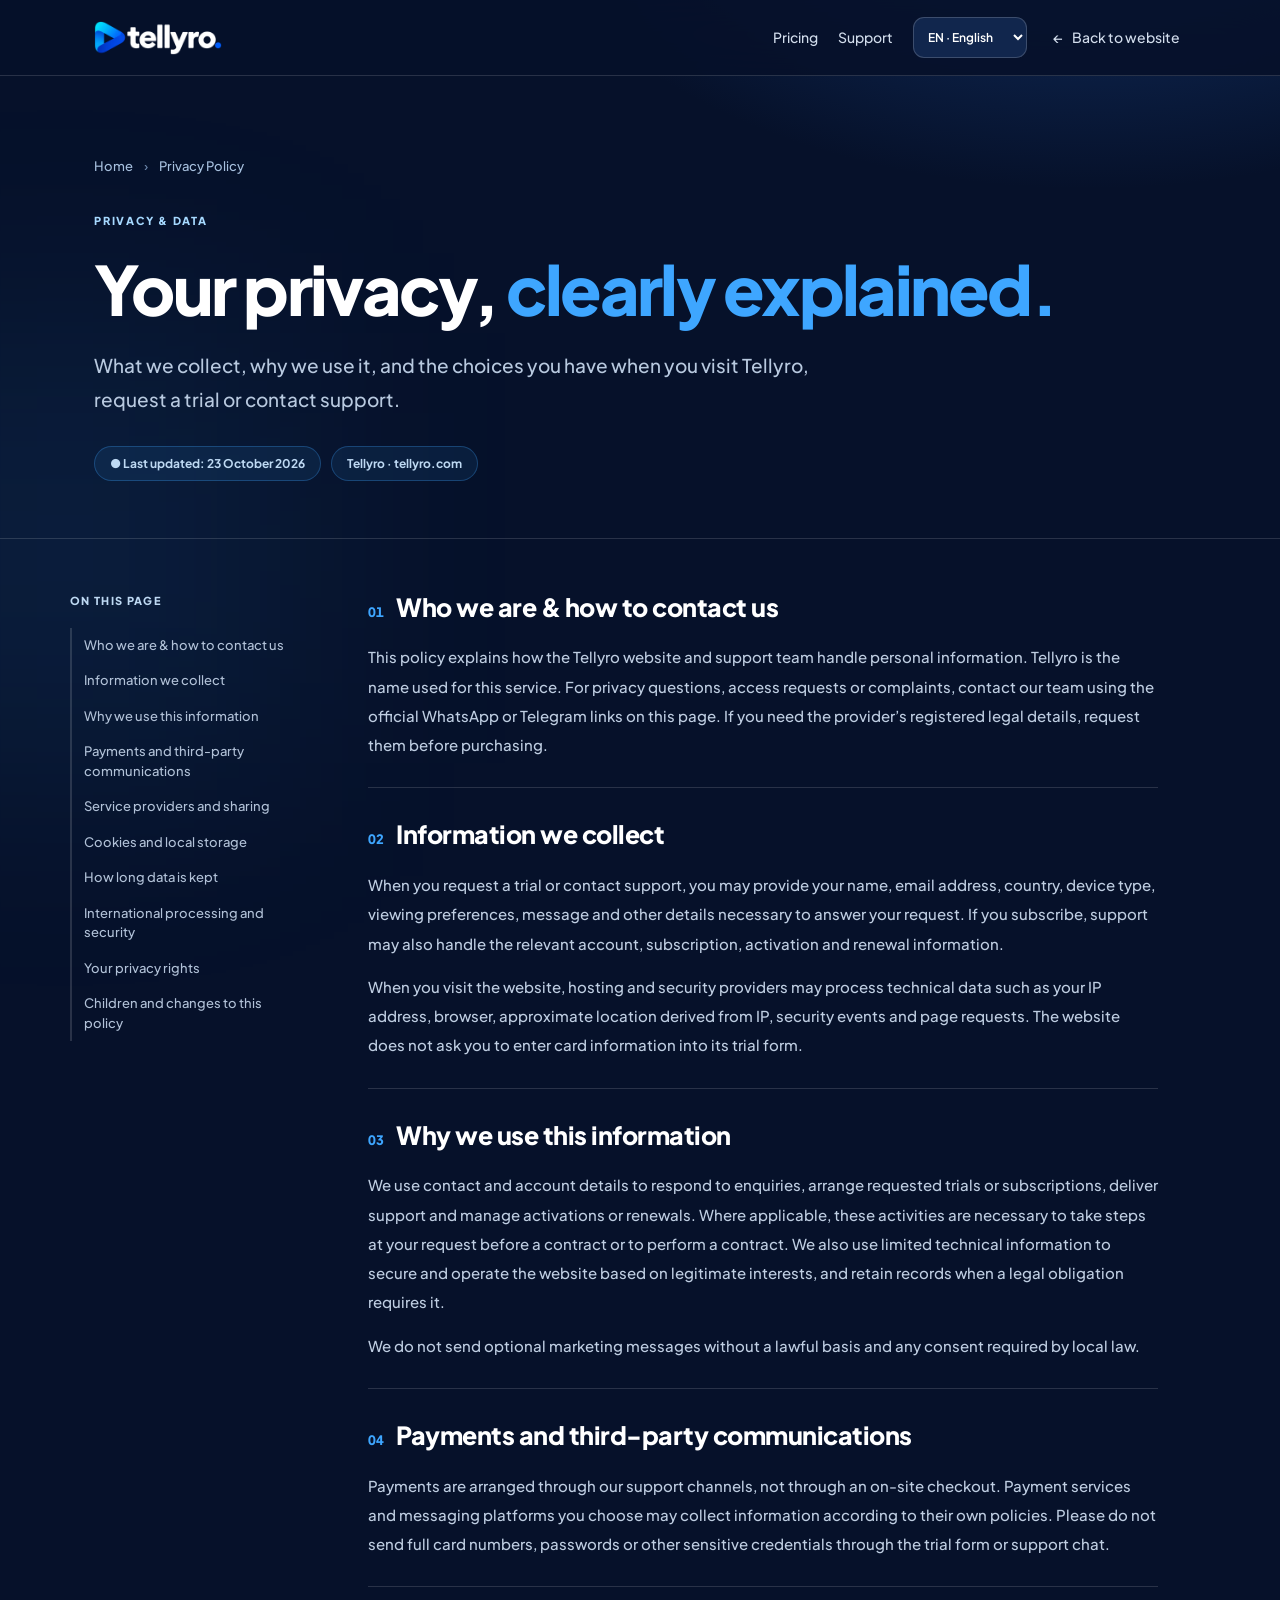
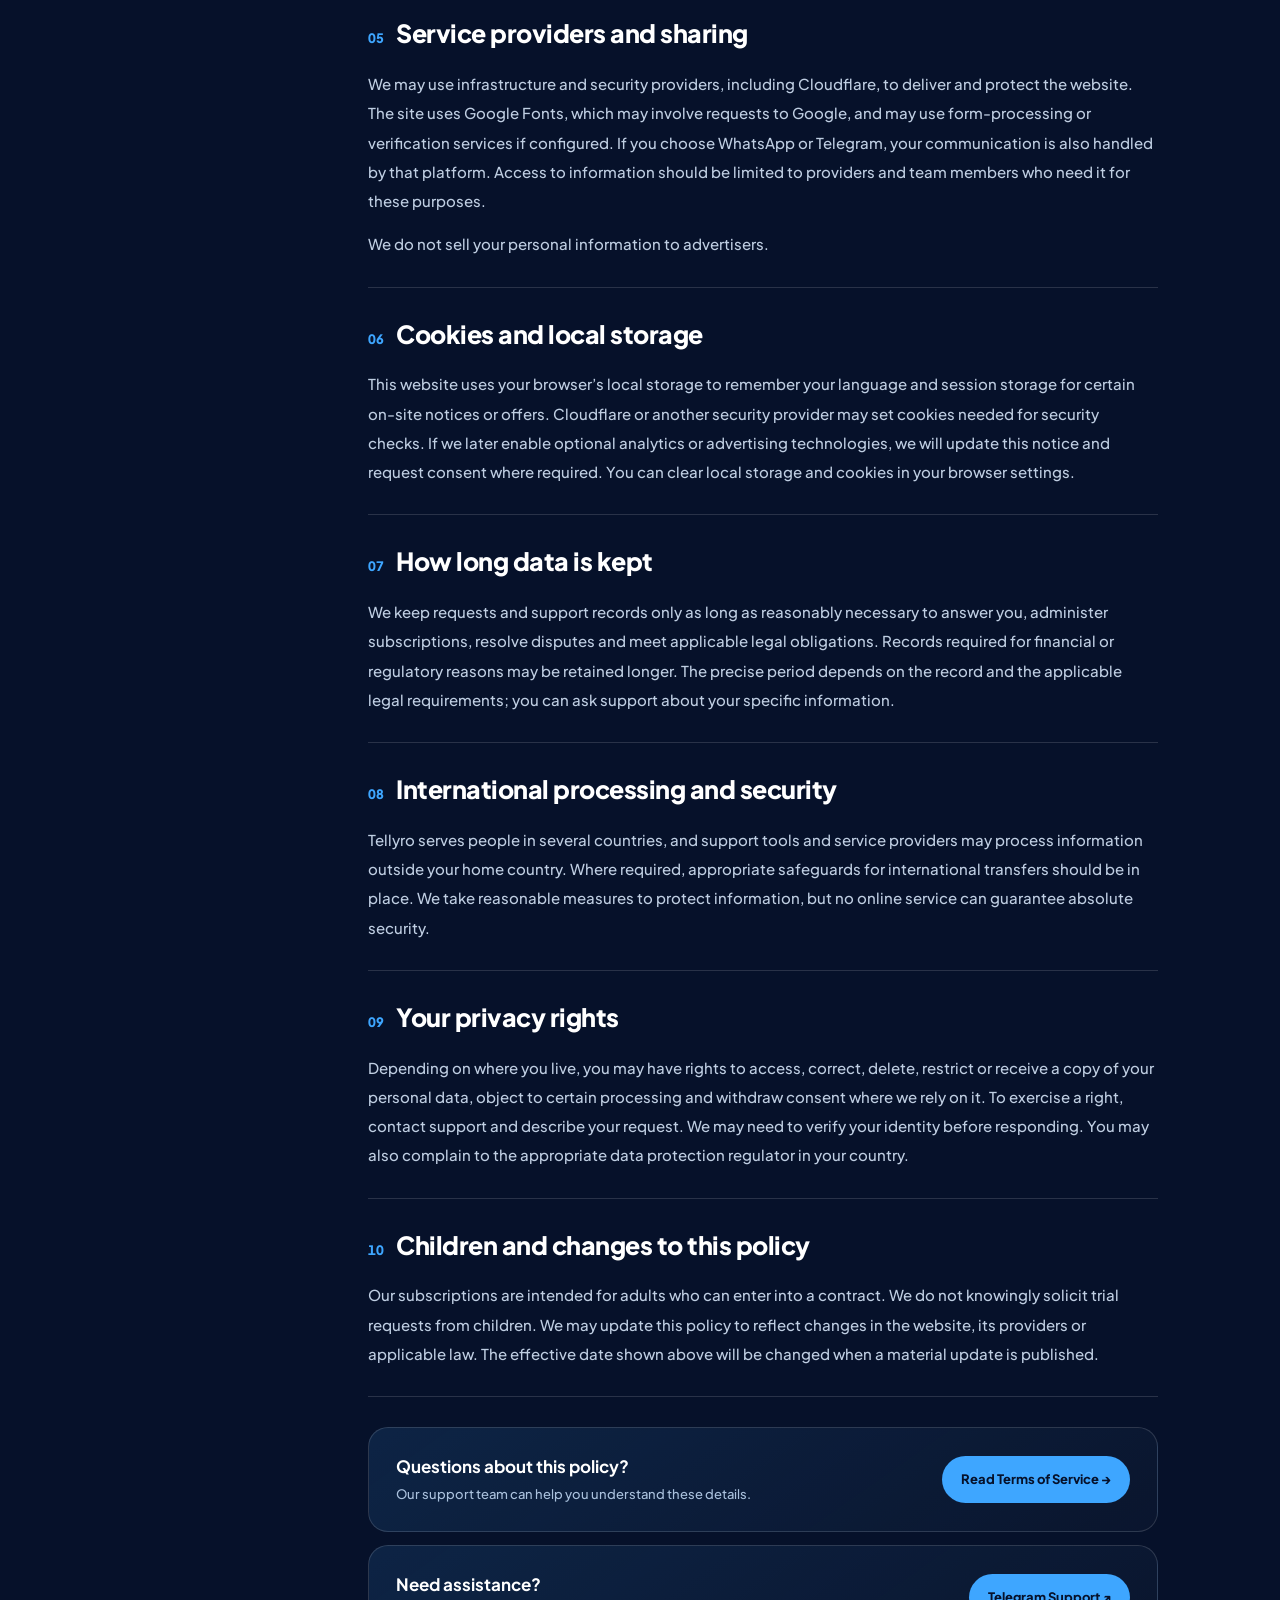
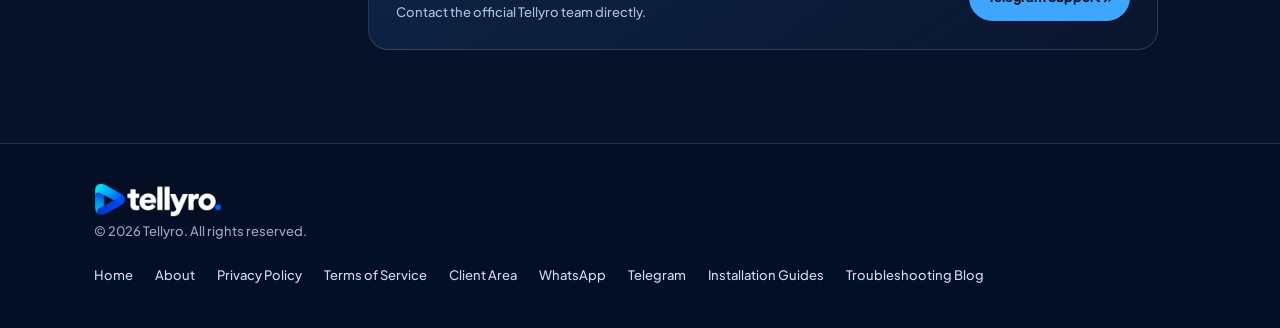
<file: privacy.html>
<!doctype html>
<html lang="en"><head><meta charset="utf-8"><meta name="viewport" content="width=device-width,initial-scale=1,viewport-fit=cover"><meta name="theme-color" content="#06112A"><meta name="robots" content="index,follow"><meta name="description" content="Read the Tellyro Privacy Policy to learn how we handle website, support and trial-request information, and how to exercise your privacy rights."><link rel="canonical" href="https://tellyro.com/privacy"><link rel="icon" href="/favicon.ico" sizes="48x48"><link rel="icon" href="/favicon-32.png" type="image/png" sizes="32x32"><link rel="icon" href="/icon-192.png" type="image/png" sizes="192x192"><link rel="apple-touch-icon" href="/apple-touch-icon.png"><title>Privacy Policy | Tellyro</title><meta property="og:type" content="website"><meta property="og:site_name" content="Tellyro"><meta property="og:title" content="Privacy Policy | Tellyro"><meta property="og:description" content="Read the Tellyro Privacy Policy to learn how we handle website, support and trial-request information, and how to exercise your privacy rights."><meta property="og:url" content="https://tellyro.com/privacy"><meta property="og:image" content="https://tellyro.com/og-image.png"><link rel="preconnect" href="https://fonts.googleapis.com"><link rel="preconnect" href="https://fonts.gstatic.com" crossorigin><link href="https://fonts.googleapis.com/css2?family=Plus+Jakarta+Sans:wght@400;500;600;700;800&display=swap" rel="stylesheet"><style>
:root{color-scheme:dark;--bg:#06112A;--navy:#0F2A5B;--acc:#3EA6FF;--mut:#AFC0D9;--line:rgba(255,255,255,.14);--white:#fff}
*{box-sizing:border-box}html{scroll-behavior:smooth;scroll-padding-top:100px}body{margin:0;color:#fff;background:radial-gradient(950px 580px at 85% -5%,#143771 0,transparent 63%),#06112A;font:500 16px/1.75 'Plus Jakarta Sans',system-ui,sans-serif;overflow-x:hidden}body:after{content:'';position:fixed;left:-150px;top:37%;width:430px;height:430px;background:rgba(62,166,255,.09);filter:blur(120px);pointer-events:none;z-index:-1}a{color:inherit;text-decoration:none}a:hover{color:#78c3ff}a:focus-visible,button:focus-visible,select:focus-visible{outline:2px solid var(--acc);outline-offset:4px}.wrap{max-width:1140px;padding:0 24px;margin:0 auto}header{position:sticky;top:0;z-index:20;border-bottom:1px solid var(--line);background:rgba(6,17,42,.88);-webkit-backdrop-filter:blur(18px);backdrop-filter:blur(18px)}.nav{min-height:75px;display:flex;align-items:center;justify-content:space-between;gap:20px}.logo{display:flex;align-items:center;gap:7px;font-size:26px;font-weight:800;letter-spacing:-.04em;line-height:1;min-height:40px}.logo i{width:8px;height:8px;border-radius:50%;background:var(--acc);margin-top:12px;margin-left:-4px}.nav-right{display:flex;align-items:center;gap:20px}.nav-right a{font-size:14px;color:#d2ddec}.nav-right a:hover{color:#fff}.back{display:inline-flex;align-items:center;gap:9px;font-size:14px;color:#b8cce8;min-height:40px;padding:0 6px}#site-lang{border:1px solid rgba(255,255,255,.18);border-radius:11px;background:#11264d;color:#fff;font:600 12px 'Plus Jakarta Sans',system-ui,sans-serif;min-height:41px;max-width:118px;padding:8px 10px;cursor:pointer}.cta{background:#3ea6ff!important;color:#06112a!important;border-radius:999px;padding:11px 21px;font-weight:750;white-space:nowrap}.hero{padding:79px 0 57px;border-bottom:1px solid var(--line)}.breadcrumbs{color:#a6bfdd;font-size:13px;margin-bottom:27px}.breadcrumbs a{color:#a6bfdd}.breadcrumbs span{margin:0 11px;color:#6c87ab}.eyebrow{display:inline-block;color:#a6d9ff;font-size:11px;font-weight:800;letter-spacing:.16em;text-transform:uppercase;margin-bottom:20px}.hero h1{font-size:clamp(38px,5.4vw,68px);line-height:1.12;letter-spacing:-.04em;margin:0 0 22px;font-weight:800}.hero h1 em{color:var(--acc);font-style:normal}.lead{color:#b8c9df;max-width:740px;font-size:clamp(16px,1.8vw,19px);line-height:1.8;margin:0}.meta{display:flex;gap:10px;align-items:center;flex-wrap:wrap;margin-top:29px}.tag{display:inline-flex;align-items:center;gap:8px;border:1px solid rgba(62,166,255,.28);border-radius:50px;background:rgba(62,166,255,.09);padding:6px 15px;color:#bed9f3;font-size:12px;font-weight:700}.legal-layout{display:grid;grid-template-columns:238px minmax(0,1fr);gap:60px;padding:52px 0 93px}.toc{align-self:start;position:sticky;top:108px}.toc-title{font-weight:800;text-transform:uppercase;letter-spacing:.12em;color:#bed9f3;font-size:11px;margin:0 0 18px}.toc a{display:block;border-left:2px solid rgba(255,255,255,.14);padding:8px 12px;font-size:13px;line-height:1.5;color:#b1c1d7;transition:color .2s,border-color .2s}.toc a:hover,.toc a:focus-visible{color:#fff;border-color:var(--acc)}.policy{max-width:790px;min-width:0}.policy section{scroll-margin-top:106px;padding:0 0 28px;margin:0 0 30px;border-bottom:1px solid var(--line)}.policy section:last-child{border-bottom:0}.policy h2{font-size:clamp(20px,2.2vw,25px);line-height:1.35;letter-spacing:-.02em;margin:0 0 18px;font-weight:800}.policy h2 .n{font-size:13px;margin-right:13px;color:var(--acc);font-variant-numeric:tabular-nums;font-weight:800}.policy p{font-size:15px;color:#bfcee2;line-height:1.95;margin:0 0 14px}.policy p:last-child{margin:0}.policy a{color:#89caff;text-decoration:underline;text-underline-offset:3px}.next{padding:24px 27px;border:1px solid var(--line);border-radius:20px;background:linear-gradient(145deg,rgba(62,166,255,.13),rgba(255,255,255,.02));display:flex;align-items:center;justify-content:space-between;gap:20px;margin-top:26px}.next strong{font-size:17px}.next p{font-size:13px;color:#aac1dd;margin:4px 0 0}.next .next-link{flex-shrink:0;background:#3ea6ff;color:#06112a;font-size:13px;font-weight:750;border-radius:999px;padding:12px 19px;text-decoration:none}.mobile-toc{display:none}.foot{border-top:1px solid var(--line);background:rgba(5,13,31,.38);padding:36px 0}.footinner{display:flex;align-items:center;justify-content:space-between;flex-wrap:wrap;gap:16px}.footsmall{color:#95a9c2;font-size:13px}.footlinks{display:flex;align-items:center;gap:2px 22px;flex-wrap:wrap;font-size:13px;color:#c8dcf3}.footlinks a{display:inline-block;padding:5px 0}
@media(max-width:900px){.nav-right{gap:12px}.nav-right .nav-extra{display:none}.legal-layout{grid-template-columns:200px 1fr;gap:28px}}
@media(max-width:700px){.wrap{padding:0 20px}.nav{min-height:67px;gap:10px}.logo{font-size:24px}.logo svg{width:30px;height:30px}.nav-right{gap:11px}.nav-right .cta{display:none}#site-lang{max-width:110px;padding:7px 6px}.back{font-size:12px}.hero{padding:50px 0 37px}.breadcrumbs{margin-bottom:20px}.lead{font-size:15px}.legal-layout{display:block;padding:22px 0 65px}.toc{display:none}.mobile-toc{display:block;border:1px solid var(--line);border-radius:14px;padding:13px 16px;margin:0 0 34px;background:rgba(255,255,255,.045)}.mobile-toc summary{font-size:13px;color:#fff;font-weight:750;cursor:pointer;padding:6px 0}.mobile-toc .toc-links{padding-top:12px}.mobile-toc a{display:block;color:#b6cce8;padding:8px 2px;font-size:13px}.policy section{padding-bottom:22px;margin-bottom:26px}.policy p{font-size:14px;line-height:1.85}.next{align-items:stretch;flex-direction:column;padding:20px}.next .next-link{text-align:center}.footinner{align-items:flex-start;flex-direction:column}}
@media(max-width:375px){.back span{display:none}.nav-right{gap:9px}.logo{font-size:22px}}
@media(prefers-reduced-motion:reduce){html{scroll-behavior:auto}}
@media print{body{background:#fff;color:#111}header,.toc,.mobile-toc,.next,.foot{display:none}.hero{padding:10px 0}.hero h1,.eyebrow,.policy h2,.policy p,.lead{color:#111}.legal-layout{display:block}.policy section{break-inside:avoid}}
.logo img,.brand img{display:block;width:auto;height:34px}.logo picture,.brand picture{display:block}@media(max-width:530px){.logo img,.brand img{height:30px}}</style></head>
<body data-legal="privacy"><header><div class="wrap nav"><a class="logo" href="/" aria-label="Tellyro home"><picture><source type="image/webp" srcset="/assets/img/tellyro-logo-300.webp 300w, /assets/img/tellyro-logo-420.webp 420w" sizes="127px"><img class="logo-img" src="/assets/img/tellyro-logo-300.png" width="127" height="34" alt="Tellyro"></picture></a><div class="nav-right"><a href="/#pricing" class="nav-extra">Pricing</a><a href="/#support" class="nav-extra">Support</a><label for="site-lang" style="position:absolute;clip-path:inset(50%);width:1px;height:1px;overflow:hidden">Language</label><select id="site-lang" aria-label="Website language"><option value="en">EN · English</option><option value="de">DE · Deutsch</option><option value="tr">TR · Türkçe</option><option value="fr">FR · Français</option><option value="es">ES · Español</option><option value="it">IT · Italiano</option></select><a href="/" class="back" aria-label="Back to website">← <span>Back to website</span></a></div></div></header>
<main><div class="hero"><div class="wrap"><nav class="breadcrumbs" aria-label="Breadcrumb"><a href="/">Home</a><span>›</span>Privacy Policy</nav><span class="eyebrow">PRIVACY &amp; DATA</span><h1>Your privacy, <em>clearly explained.</em></h1><p class="lead">What we collect, why we use it, and the choices you have when you visit Tellyro, request a trial or contact support.</p><div class="meta"><span class="tag">● Last updated: 23 October 2026</span><span class="tag">Tellyro · tellyro.com</span></div></div></div>
<div class="wrap legal-layout"><aside class="toc"><div class="toc-title">On this page</div><nav class="toc-links" aria-label="Page contents"><a href="#s1">Who we are &amp; how to contact us</a><a href="#s2">Information we collect</a><a href="#s3">Why we use this information</a><a href="#s4">Payments and third-party communications</a><a href="#s5">Service providers and sharing</a><a href="#s6">Cookies and local storage</a><a href="#s7">How long data is kept</a><a href="#s8">International processing and security</a><a href="#s9">Your privacy rights</a><a href="#s10">Children and changes to this policy</a></nav></aside><article class="policy"><details class="mobile-toc"><summary>Jump to a section</summary><nav class="toc-links" aria-label="Page contents"><a href="#s1">Who we are &amp; how to contact us</a><a href="#s2">Information we collect</a><a href="#s3">Why we use this information</a><a href="#s4">Payments and third-party communications</a><a href="#s5">Service providers and sharing</a><a href="#s6">Cookies and local storage</a><a href="#s7">How long data is kept</a><a href="#s8">International processing and security</a><a href="#s9">Your privacy rights</a><a href="#s10">Children and changes to this policy</a></nav></details><section id="s1"><h2><span class="n">01</span><span class="section-name">Who we are &amp; how to contact us</span></h2><p>This policy explains how the Tellyro website and support team handle personal information. Tellyro is the name used for this service. For privacy questions, access requests or complaints, contact our team using the official WhatsApp or Telegram links on this page. If you need the provider’s registered legal details, request them before purchasing.</p></section><section id="s2"><h2><span class="n">02</span><span class="section-name">Information we collect</span></h2><p>When you request a trial or contact support, you may provide your name, email address, country, device type, viewing preferences, message and other details necessary to answer your request. If you subscribe, support may also handle the relevant account, subscription, activation and renewal information.</p><p>When you visit the website, hosting and security providers may process technical data such as your IP address, browser, approximate location derived from IP, security events and page requests. The website does not ask you to enter card information into its trial form.</p></section><section id="s3"><h2><span class="n">03</span><span class="section-name">Why we use this information</span></h2><p>We use contact and account details to respond to enquiries, arrange requested trials or subscriptions, deliver support and manage activations or renewals. Where applicable, these activities are necessary to take steps at your request before a contract or to perform a contract. We also use limited technical information to secure and operate the website based on legitimate interests, and retain records when a legal obligation requires it.</p><p>We do not send optional marketing messages without a lawful basis and any consent required by local law.</p></section><section id="s4"><h2><span class="n">04</span><span class="section-name">Payments and third-party communications</span></h2><p>Payments are arranged through our support channels, not through an on-site checkout. Payment services and messaging platforms you choose may collect information according to their own policies. Please do not send full card numbers, passwords or other sensitive credentials through the trial form or support chat.</p></section><section id="s5"><h2><span class="n">05</span><span class="section-name">Service providers and sharing</span></h2><p>We may use infrastructure and security providers, including Cloudflare, to deliver and protect the website. The site uses Google Fonts, which may involve requests to Google, and may use form-processing or verification services if configured. If you choose WhatsApp or Telegram, your communication is also handled by that platform. Access to information should be limited to providers and team members who need it for these purposes.</p><p>We do not sell your personal information to advertisers.</p></section><section id="s6"><h2><span class="n">06</span><span class="section-name">Cookies and local storage</span></h2><p>This website uses your browser’s local storage to remember your language and session storage for certain on-site notices or offers. Cloudflare or another security provider may set cookies needed for security checks. If we later enable optional analytics or advertising technologies, we will update this notice and request consent where required. You can clear local storage and cookies in your browser settings.</p></section><section id="s7"><h2><span class="n">07</span><span class="section-name">How long data is kept</span></h2><p>We keep requests and support records only as long as reasonably necessary to answer you, administer subscriptions, resolve disputes and meet applicable legal obligations. Records required for financial or regulatory reasons may be retained longer. The precise period depends on the record and the applicable legal requirements; you can ask support about your specific information.</p></section><section id="s8"><h2><span class="n">08</span><span class="section-name">International processing and security</span></h2><p>Tellyro serves people in several countries, and support tools and service providers may process information outside your home country. Where required, appropriate safeguards for international transfers should be in place. We take reasonable measures to protect information, but no online service can guarantee absolute security.</p></section><section id="s9"><h2><span class="n">09</span><span class="section-name">Your privacy rights</span></h2><p>Depending on where you live, you may have rights to access, correct, delete, restrict or receive a copy of your personal data, object to certain processing and withdraw consent where we rely on it. To exercise a right, contact support and describe your request. We may need to verify your identity before responding. You may also complain to the appropriate data protection regulator in your country.</p></section><section id="s10"><h2><span class="n">10</span><span class="section-name">Children and changes to this policy</span></h2><p>Our subscriptions are intended for adults who can enter into a contract. We do not knowingly solicit trial requests from children. We may update this policy to reflect changes in the website, its providers or applicable law. The effective date shown above will be changed when a material update is published.</p></section><div class="next"><div><strong>Questions about this policy?</strong><p>Our support team can help you understand these details.</p></div><a class="next-link" href="/terms">Read Terms of Service →</a></div><div class="next" style="margin-top:13px"><div><strong>Need assistance?</strong><p>Contact the official Tellyro team directly.</p></div><a class="next-link" href="https://t.me/tellyrosupport" target="_blank" rel="noopener noreferrer">Telegram Support ↗</a></div></article></div></main>
<footer class="foot"><div class="wrap footinner"><div><a class="logo" href="/"><picture><source type="image/webp" srcset="/assets/img/tellyro-logo-300.webp 300w, /assets/img/tellyro-logo-420.webp 420w" sizes="127px"><img class="logo-img" src="/assets/img/tellyro-logo-300.png" width="127" height="34" alt="Tellyro"></picture></a><div class="footsmall">© 2026 Tellyro. All rights reserved.</div></div><div class="footlinks"><a href="/">Home</a><a href="/about">About</a><a href="/privacy">Privacy Policy</a><a href="/terms">Terms of Service</a><a href="/client">Client Area</a><a href="https://wa.me/message/KH6DHKLQHRNPO1" target="_blank" rel="noopener noreferrer">WhatsApp</a><a href="https://t.me/tellyrosupport" target="_blank" rel="noopener noreferrer">Telegram</a><a href="/installation">Installation Guides</a><a href="https://tellyro.blog/" lang="en">Troubleshooting Blog</a></div></div></footer>
<script src="assets/legal.js" defer></script></body></html>
</file>
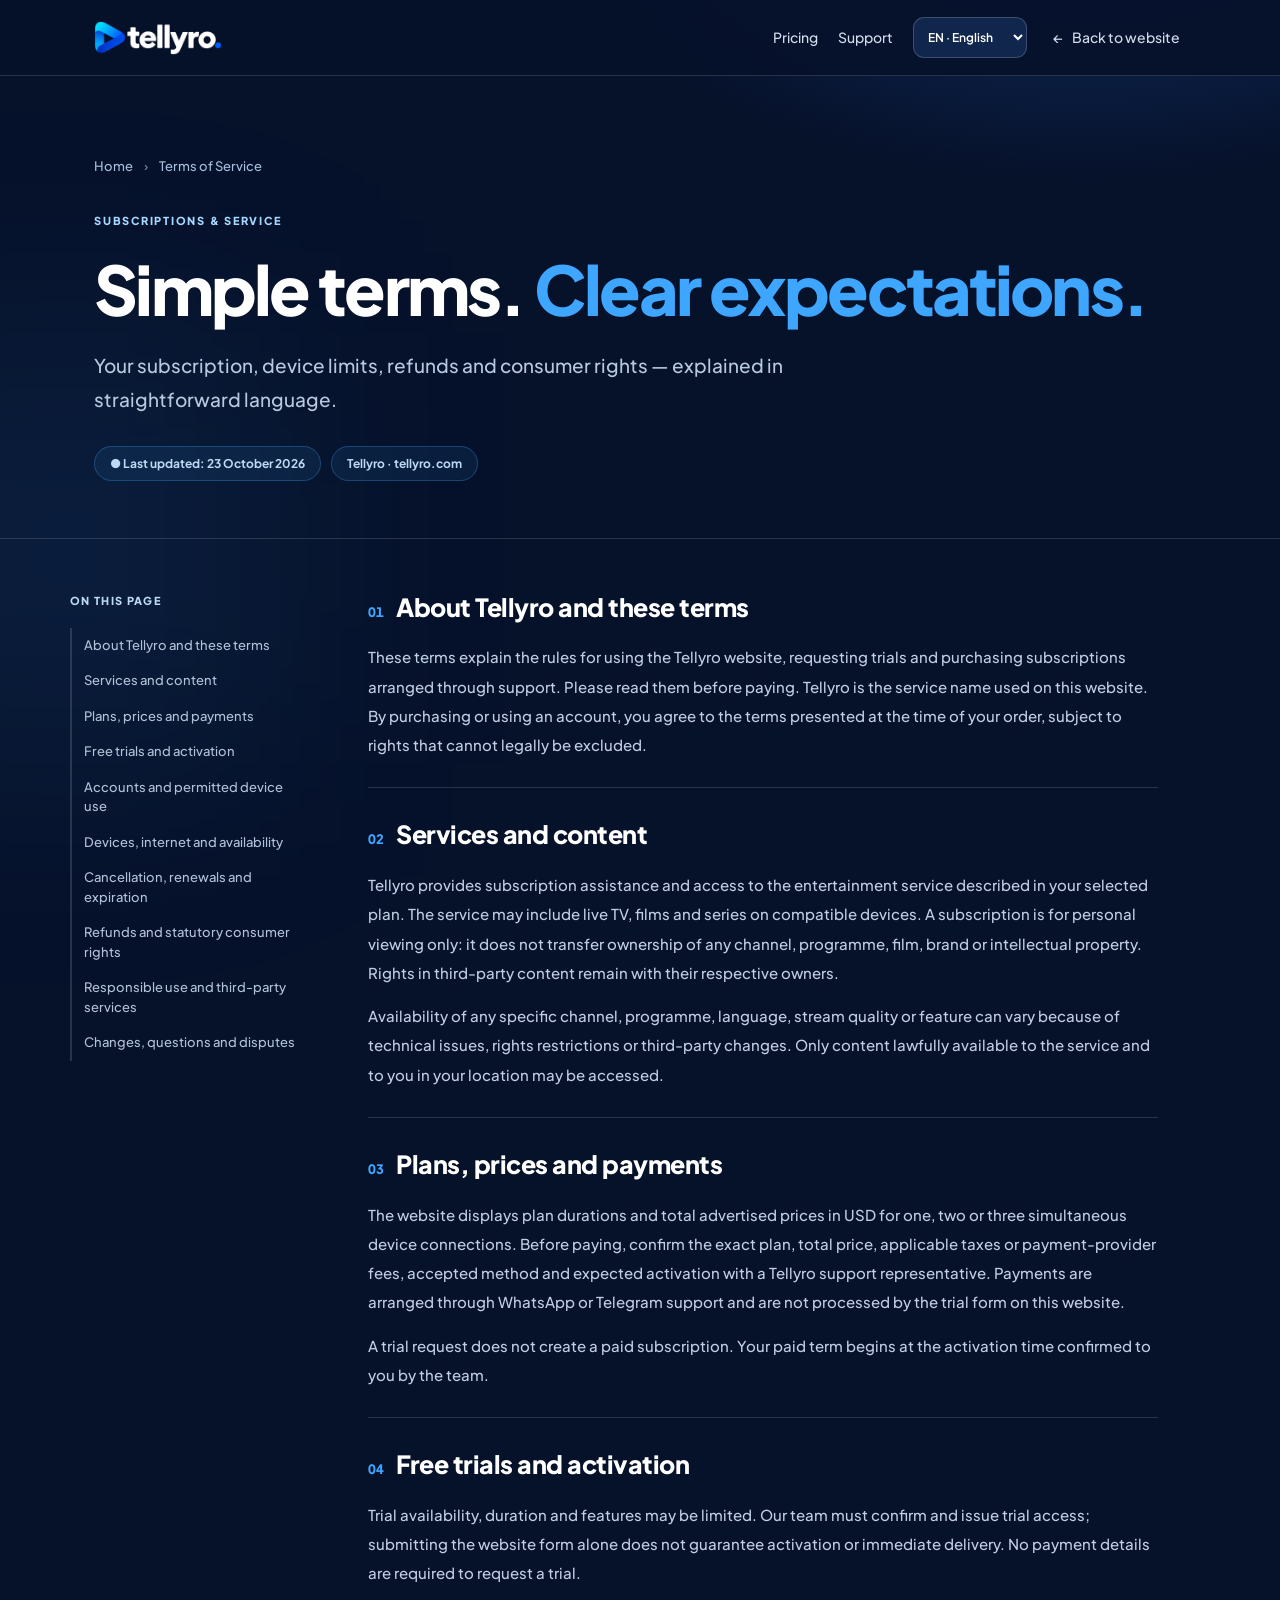
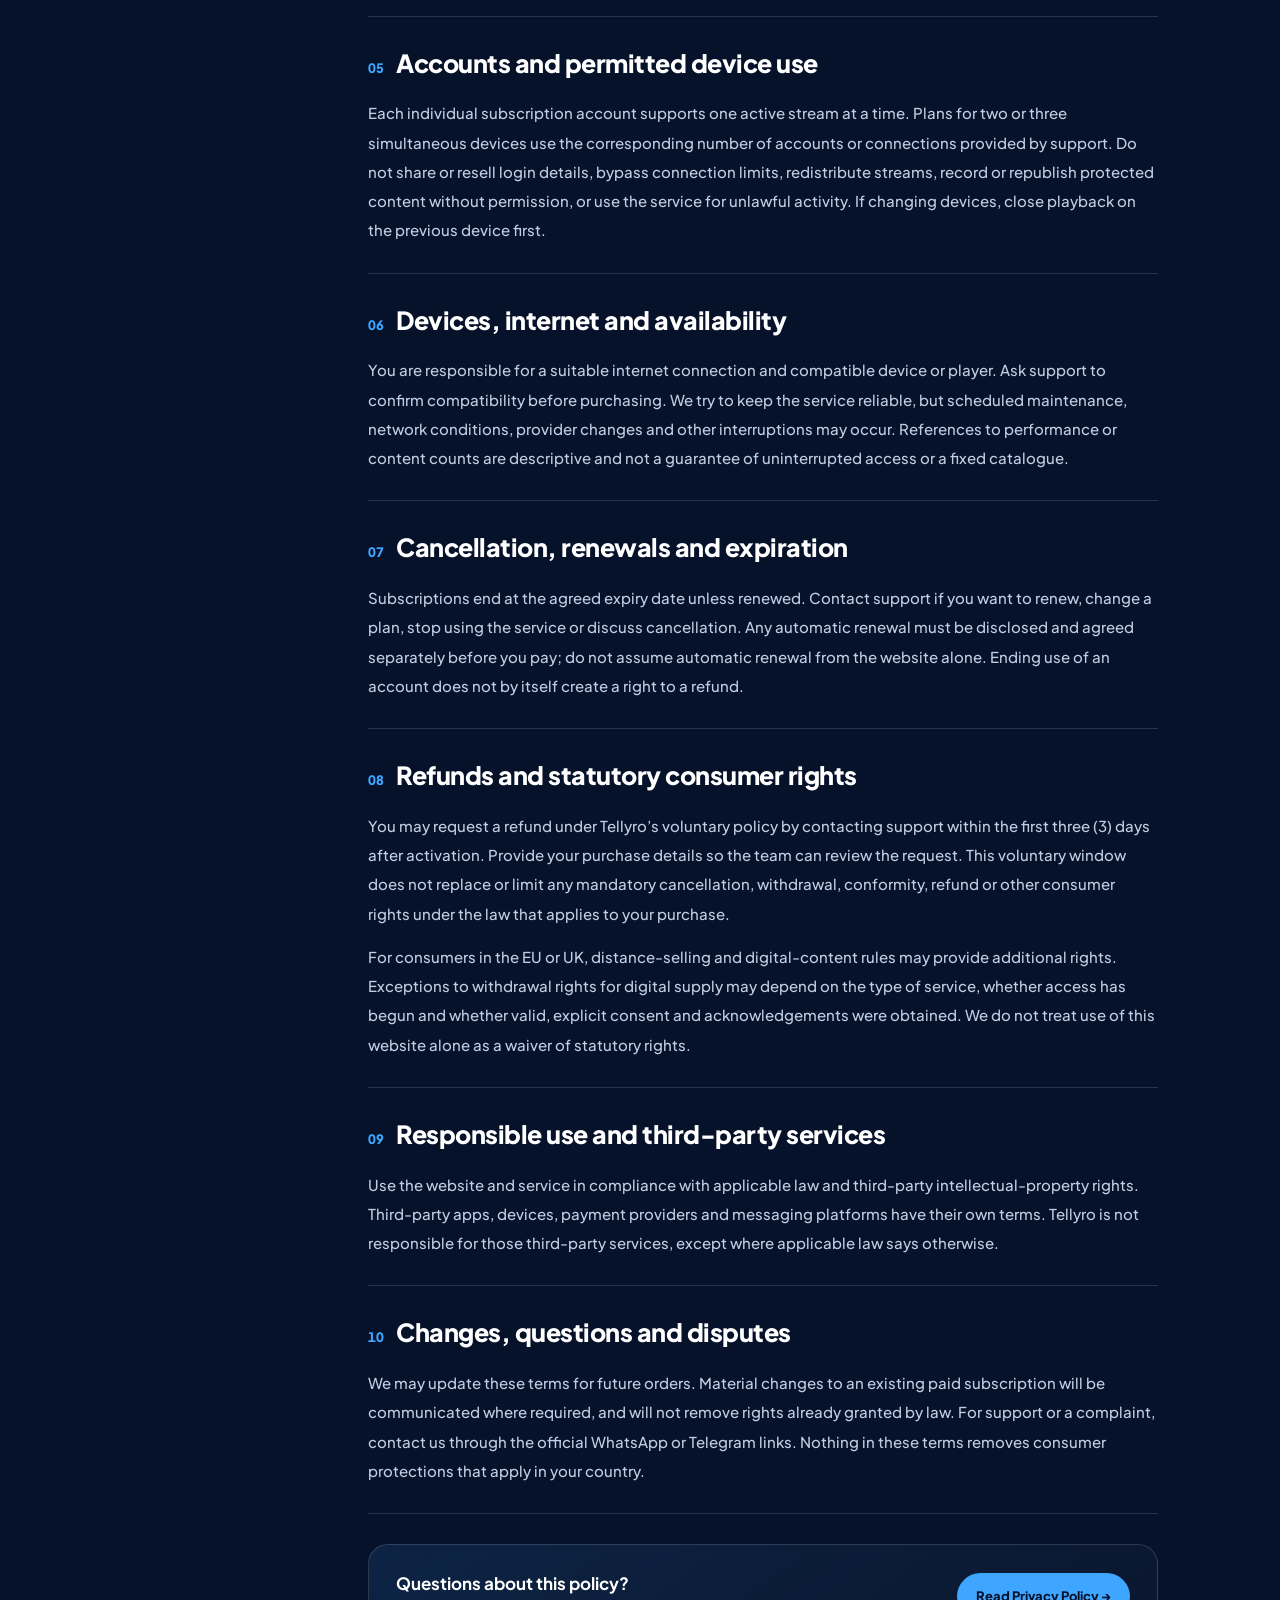
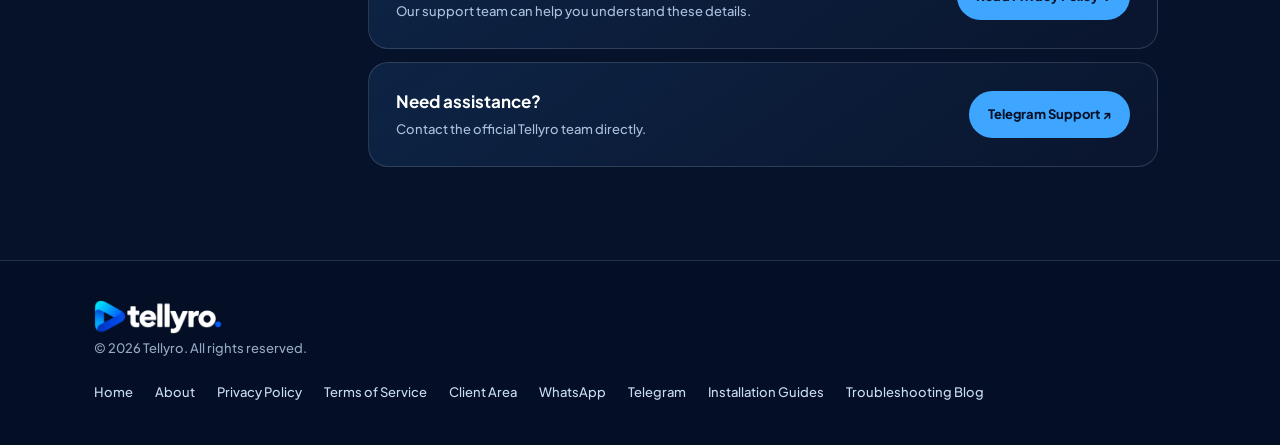
<file: terms.html>
<!doctype html>
<html lang="en"><head><meta charset="utf-8"><meta name="viewport" content="width=device-width,initial-scale=1,viewport-fit=cover"><meta name="theme-color" content="#06112A"><meta name="robots" content="index,follow"><meta name="description" content="Read Tellyro Terms of Service for subscription plans, device use, payment arrangements, refunds, and consumer rights."><link rel="canonical" href="https://tellyro.com/terms"><link rel="icon" href="/favicon.ico" sizes="48x48"><link rel="icon" href="/favicon-32.png" type="image/png" sizes="32x32"><link rel="icon" href="/icon-192.png" type="image/png" sizes="192x192"><link rel="apple-touch-icon" href="/apple-touch-icon.png"><title>Terms of Service | Tellyro</title><meta property="og:type" content="website"><meta property="og:site_name" content="Tellyro"><meta property="og:title" content="Terms of Service | Tellyro"><meta property="og:description" content="Read Tellyro Terms of Service for subscription plans, device use, payment arrangements, refunds, and consumer rights."><meta property="og:url" content="https://tellyro.com/terms"><meta property="og:image" content="https://tellyro.com/og-image.png"><link rel="preconnect" href="https://fonts.googleapis.com"><link rel="preconnect" href="https://fonts.gstatic.com" crossorigin><link href="https://fonts.googleapis.com/css2?family=Plus+Jakarta+Sans:wght@400;500;600;700;800&display=swap" rel="stylesheet"><style>
:root{color-scheme:dark;--bg:#06112A;--navy:#0F2A5B;--acc:#3EA6FF;--mut:#AFC0D9;--line:rgba(255,255,255,.14);--white:#fff}
*{box-sizing:border-box}html{scroll-behavior:smooth;scroll-padding-top:100px}body{margin:0;color:#fff;background:radial-gradient(950px 580px at 85% -5%,#143771 0,transparent 63%),#06112A;font:500 16px/1.75 'Plus Jakarta Sans',system-ui,sans-serif;overflow-x:hidden}body:after{content:'';position:fixed;left:-150px;top:37%;width:430px;height:430px;background:rgba(62,166,255,.09);filter:blur(120px);pointer-events:none;z-index:-1}a{color:inherit;text-decoration:none}a:hover{color:#78c3ff}a:focus-visible,button:focus-visible,select:focus-visible{outline:2px solid var(--acc);outline-offset:4px}.wrap{max-width:1140px;padding:0 24px;margin:0 auto}header{position:sticky;top:0;z-index:20;border-bottom:1px solid var(--line);background:rgba(6,17,42,.88);-webkit-backdrop-filter:blur(18px);backdrop-filter:blur(18px)}.nav{min-height:75px;display:flex;align-items:center;justify-content:space-between;gap:20px}.logo{display:flex;align-items:center;gap:7px;font-size:26px;font-weight:800;letter-spacing:-.04em;line-height:1;min-height:40px}.logo i{width:8px;height:8px;border-radius:50%;background:var(--acc);margin-top:12px;margin-left:-4px}.nav-right{display:flex;align-items:center;gap:20px}.nav-right a{font-size:14px;color:#d2ddec}.nav-right a:hover{color:#fff}.back{display:inline-flex;align-items:center;gap:9px;font-size:14px;color:#b8cce8;min-height:40px;padding:0 6px}#site-lang{border:1px solid rgba(255,255,255,.18);border-radius:11px;background:#11264d;color:#fff;font:600 12px 'Plus Jakarta Sans',system-ui,sans-serif;min-height:41px;max-width:118px;padding:8px 10px;cursor:pointer}.cta{background:#3ea6ff!important;color:#06112a!important;border-radius:999px;padding:11px 21px;font-weight:750;white-space:nowrap}.hero{padding:79px 0 57px;border-bottom:1px solid var(--line)}.breadcrumbs{color:#a6bfdd;font-size:13px;margin-bottom:27px}.breadcrumbs a{color:#a6bfdd}.breadcrumbs span{margin:0 11px;color:#6c87ab}.eyebrow{display:inline-block;color:#a6d9ff;font-size:11px;font-weight:800;letter-spacing:.16em;text-transform:uppercase;margin-bottom:20px}.hero h1{font-size:clamp(38px,5.4vw,68px);line-height:1.12;letter-spacing:-.04em;margin:0 0 22px;font-weight:800}.hero h1 em{color:var(--acc);font-style:normal}.lead{color:#b8c9df;max-width:740px;font-size:clamp(16px,1.8vw,19px);line-height:1.8;margin:0}.meta{display:flex;gap:10px;align-items:center;flex-wrap:wrap;margin-top:29px}.tag{display:inline-flex;align-items:center;gap:8px;border:1px solid rgba(62,166,255,.28);border-radius:50px;background:rgba(62,166,255,.09);padding:6px 15px;color:#bed9f3;font-size:12px;font-weight:700}.legal-layout{display:grid;grid-template-columns:238px minmax(0,1fr);gap:60px;padding:52px 0 93px}.toc{align-self:start;position:sticky;top:108px}.toc-title{font-weight:800;text-transform:uppercase;letter-spacing:.12em;color:#bed9f3;font-size:11px;margin:0 0 18px}.toc a{display:block;border-left:2px solid rgba(255,255,255,.14);padding:8px 12px;font-size:13px;line-height:1.5;color:#b1c1d7;transition:color .2s,border-color .2s}.toc a:hover,.toc a:focus-visible{color:#fff;border-color:var(--acc)}.policy{max-width:790px;min-width:0}.policy section{scroll-margin-top:106px;padding:0 0 28px;margin:0 0 30px;border-bottom:1px solid var(--line)}.policy section:last-child{border-bottom:0}.policy h2{font-size:clamp(20px,2.2vw,25px);line-height:1.35;letter-spacing:-.02em;margin:0 0 18px;font-weight:800}.policy h2 .n{font-size:13px;margin-right:13px;color:var(--acc);font-variant-numeric:tabular-nums;font-weight:800}.policy p{font-size:15px;color:#bfcee2;line-height:1.95;margin:0 0 14px}.policy p:last-child{margin:0}.policy a{color:#89caff;text-decoration:underline;text-underline-offset:3px}.next{padding:24px 27px;border:1px solid var(--line);border-radius:20px;background:linear-gradient(145deg,rgba(62,166,255,.13),rgba(255,255,255,.02));display:flex;align-items:center;justify-content:space-between;gap:20px;margin-top:26px}.next strong{font-size:17px}.next p{font-size:13px;color:#aac1dd;margin:4px 0 0}.next .next-link{flex-shrink:0;background:#3ea6ff;color:#06112a;font-size:13px;font-weight:750;border-radius:999px;padding:12px 19px;text-decoration:none}.mobile-toc{display:none}.foot{border-top:1px solid var(--line);background:rgba(5,13,31,.38);padding:36px 0}.footinner{display:flex;align-items:center;justify-content:space-between;flex-wrap:wrap;gap:16px}.footsmall{color:#95a9c2;font-size:13px}.footlinks{display:flex;align-items:center;gap:2px 22px;flex-wrap:wrap;font-size:13px;color:#c8dcf3}.footlinks a{display:inline-block;padding:5px 0}
@media(max-width:900px){.nav-right{gap:12px}.nav-right .nav-extra{display:none}.legal-layout{grid-template-columns:200px 1fr;gap:28px}}
@media(max-width:700px){.wrap{padding:0 20px}.nav{min-height:67px;gap:10px}.logo{font-size:24px}.logo svg{width:30px;height:30px}.nav-right{gap:11px}.nav-right .cta{display:none}#site-lang{max-width:110px;padding:7px 6px}.back{font-size:12px}.hero{padding:50px 0 37px}.breadcrumbs{margin-bottom:20px}.lead{font-size:15px}.legal-layout{display:block;padding:22px 0 65px}.toc{display:none}.mobile-toc{display:block;border:1px solid var(--line);border-radius:14px;padding:13px 16px;margin:0 0 34px;background:rgba(255,255,255,.045)}.mobile-toc summary{font-size:13px;color:#fff;font-weight:750;cursor:pointer;padding:6px 0}.mobile-toc .toc-links{padding-top:12px}.mobile-toc a{display:block;color:#b6cce8;padding:8px 2px;font-size:13px}.policy section{padding-bottom:22px;margin-bottom:26px}.policy p{font-size:14px;line-height:1.85}.next{align-items:stretch;flex-direction:column;padding:20px}.next .next-link{text-align:center}.footinner{align-items:flex-start;flex-direction:column}}
@media(max-width:375px){.back span{display:none}.nav-right{gap:9px}.logo{font-size:22px}}
@media(prefers-reduced-motion:reduce){html{scroll-behavior:auto}}
@media print{body{background:#fff;color:#111}header,.toc,.mobile-toc,.next,.foot{display:none}.hero{padding:10px 0}.hero h1,.eyebrow,.policy h2,.policy p,.lead{color:#111}.legal-layout{display:block}.policy section{break-inside:avoid}}
.logo img,.brand img{display:block;width:auto;height:34px}.logo picture,.brand picture{display:block}@media(max-width:530px){.logo img,.brand img{height:30px}}</style></head>
<body data-legal="terms"><header><div class="wrap nav"><a class="logo" href="/" aria-label="Tellyro home"><picture><source type="image/webp" srcset="/assets/img/tellyro-logo-300.webp 300w, /assets/img/tellyro-logo-420.webp 420w" sizes="127px"><img class="logo-img" src="/assets/img/tellyro-logo-300.png" width="127" height="34" alt="Tellyro"></picture></a><div class="nav-right"><a href="/#pricing" class="nav-extra">Pricing</a><a href="/#support" class="nav-extra">Support</a><label for="site-lang" style="position:absolute;clip-path:inset(50%);width:1px;height:1px;overflow:hidden">Language</label><select id="site-lang" aria-label="Website language"><option value="en">EN · English</option><option value="de">DE · Deutsch</option><option value="tr">TR · Türkçe</option><option value="fr">FR · Français</option><option value="es">ES · Español</option><option value="it">IT · Italiano</option></select><a href="/" class="back" aria-label="Back to website">← <span>Back to website</span></a></div></div></header>
<main><div class="hero"><div class="wrap"><nav class="breadcrumbs" aria-label="Breadcrumb"><a href="/">Home</a><span>›</span>Terms of Service</nav><span class="eyebrow">SUBSCRIPTIONS &amp; SERVICE</span><h1>Simple terms. <em>Clear expectations.</em></h1><p class="lead">Your subscription, device limits, refunds and consumer rights — explained in straightforward language.</p><div class="meta"><span class="tag">● Last updated: 23 October 2026</span><span class="tag">Tellyro · tellyro.com</span></div></div></div>
<div class="wrap legal-layout"><aside class="toc"><div class="toc-title">On this page</div><nav class="toc-links" aria-label="Page contents"><a href="#s1">About Tellyro and these terms</a><a href="#s2">Services and content</a><a href="#s3">Plans, prices and payments</a><a href="#s4">Free trials and activation</a><a href="#s5">Accounts and permitted device use</a><a href="#s6">Devices, internet and availability</a><a href="#s7">Cancellation, renewals and expiration</a><a href="#s8">Refunds and statutory consumer rights</a><a href="#s9">Responsible use and third-party services</a><a href="#s10">Changes, questions and disputes</a></nav></aside><article class="policy"><details class="mobile-toc"><summary>Jump to a section</summary><nav class="toc-links" aria-label="Page contents"><a href="#s1">About Tellyro and these terms</a><a href="#s2">Services and content</a><a href="#s3">Plans, prices and payments</a><a href="#s4">Free trials and activation</a><a href="#s5">Accounts and permitted device use</a><a href="#s6">Devices, internet and availability</a><a href="#s7">Cancellation, renewals and expiration</a><a href="#s8">Refunds and statutory consumer rights</a><a href="#s9">Responsible use and third-party services</a><a href="#s10">Changes, questions and disputes</a></nav></details><section id="s1"><h2><span class="n">01</span><span class="section-name">About Tellyro and these terms</span></h2><p>These terms explain the rules for using the Tellyro website, requesting trials and purchasing subscriptions arranged through support. Please read them before paying. Tellyro is the service name used on this website. By purchasing or using an account, you agree to the terms presented at the time of your order, subject to rights that cannot legally be excluded.</p></section><section id="s2"><h2><span class="n">02</span><span class="section-name">Services and content</span></h2><p>Tellyro provides subscription assistance and access to the entertainment service described in your selected plan. The service may include live TV, films and series on compatible devices. A subscription is for personal viewing only: it does not transfer ownership of any channel, programme, film, brand or intellectual property. Rights in third-party content remain with their respective owners.</p><p>Availability of any specific channel, programme, language, stream quality or feature can vary because of technical issues, rights restrictions or third-party changes. Only content lawfully available to the service and to you in your location may be accessed.</p></section><section id="s3"><h2><span class="n">03</span><span class="section-name">Plans, prices and payments</span></h2><p>The website displays plan durations and total advertised prices in USD for one, two or three simultaneous device connections. Before paying, confirm the exact plan, total price, applicable taxes or payment-provider fees, accepted method and expected activation with a Tellyro support representative. Payments are arranged through WhatsApp or Telegram support and are not processed by the trial form on this website.</p><p>A trial request does not create a paid subscription. Your paid term begins at the activation time confirmed to you by the team.</p></section><section id="s4"><h2><span class="n">04</span><span class="section-name">Free trials and activation</span></h2><p>Trial availability, duration and features may be limited. Our team must confirm and issue trial access; submitting the website form alone does not guarantee activation or immediate delivery. No payment details are required to request a trial.</p></section><section id="s5"><h2><span class="n">05</span><span class="section-name">Accounts and permitted device use</span></h2><p>Each individual subscription account supports one active stream at a time. Plans for two or three simultaneous devices use the corresponding number of accounts or connections provided by support. Do not share or resell login details, bypass connection limits, redistribute streams, record or republish protected content without permission, or use the service for unlawful activity. If changing devices, close playback on the previous device first.</p></section><section id="s6"><h2><span class="n">06</span><span class="section-name">Devices, internet and availability</span></h2><p>You are responsible for a suitable internet connection and compatible device or player. Ask support to confirm compatibility before purchasing. We try to keep the service reliable, but scheduled maintenance, network conditions, provider changes and other interruptions may occur. References to performance or content counts are descriptive and not a guarantee of uninterrupted access or a fixed catalogue.</p></section><section id="s7"><h2><span class="n">07</span><span class="section-name">Cancellation, renewals and expiration</span></h2><p>Subscriptions end at the agreed expiry date unless renewed. Contact support if you want to renew, change a plan, stop using the service or discuss cancellation. Any automatic renewal must be disclosed and agreed separately before you pay; do not assume automatic renewal from the website alone. Ending use of an account does not by itself create a right to a refund.</p></section><section id="s8"><h2><span class="n">08</span><span class="section-name">Refunds and statutory consumer rights</span></h2><p>You may request a refund under Tellyro’s voluntary policy by contacting support within the first three (3) days after activation. Provide your purchase details so the team can review the request. This voluntary window does not replace or limit any mandatory cancellation, withdrawal, conformity, refund or other consumer rights under the law that applies to your purchase.</p><p>For consumers in the EU or UK, distance-selling and digital-content rules may provide additional rights. Exceptions to withdrawal rights for digital supply may depend on the type of service, whether access has begun and whether valid, explicit consent and acknowledgements were obtained. We do not treat use of this website alone as a waiver of statutory rights.</p></section><section id="s9"><h2><span class="n">09</span><span class="section-name">Responsible use and third-party services</span></h2><p>Use the website and service in compliance with applicable law and third-party intellectual-property rights. Third-party apps, devices, payment providers and messaging platforms have their own terms. Tellyro is not responsible for those third-party services, except where applicable law says otherwise.</p></section><section id="s10"><h2><span class="n">10</span><span class="section-name">Changes, questions and disputes</span></h2><p>We may update these terms for future orders. Material changes to an existing paid subscription will be communicated where required, and will not remove rights already granted by law. For support or a complaint, contact us through the official WhatsApp or Telegram links. Nothing in these terms removes consumer protections that apply in your country.</p></section><div class="next"><div><strong>Questions about this policy?</strong><p>Our support team can help you understand these details.</p></div><a class="next-link" href="/privacy">Read Privacy Policy →</a></div><div class="next" style="margin-top:13px"><div><strong>Need assistance?</strong><p>Contact the official Tellyro team directly.</p></div><a class="next-link" href="https://t.me/tellyrosupport" target="_blank" rel="noopener noreferrer">Telegram Support ↗</a></div></article></div></main>
<footer class="foot"><div class="wrap footinner"><div><a class="logo" href="/"><picture><source type="image/webp" srcset="/assets/img/tellyro-logo-300.webp 300w, /assets/img/tellyro-logo-420.webp 420w" sizes="127px"><img class="logo-img" src="/assets/img/tellyro-logo-300.png" width="127" height="34" alt="Tellyro"></picture></a><div class="footsmall">© 2026 Tellyro. All rights reserved.</div></div><div class="footlinks"><a href="/">Home</a><a href="/about">About</a><a href="/privacy">Privacy Policy</a><a href="/terms">Terms of Service</a><a href="/client">Client Area</a><a href="https://wa.me/message/KH6DHKLQHRNPO1" target="_blank" rel="noopener noreferrer">WhatsApp</a><a href="https://t.me/tellyrosupport" target="_blank" rel="noopener noreferrer">Telegram</a><a href="/installation">Installation Guides</a><a href="https://tellyro.blog/" lang="en">Troubleshooting Blog</a></div></div></footer>
<script src="assets/legal.js" defer></script></body></html>
</file>
<file: assets/install.css>
:root{color-scheme:dark;--deep:#06112a;--navy:#0f2a5b;--text:#f5f9ff;--mut:#a2b4d0;--line:rgba(155,190,244,.18);--blue:#3ea6ff;--glass:rgba(255,255,255,.045)}
*{box-sizing:border-box}html{scroll-behavior:smooth}
body{margin:0;min-height:100vh;background:radial-gradient(ellipse 70% 36% at 100% 5%,rgba(36,108,192,.25),transparent 78%),radial-gradient(ellipse 70% 55% at 0 65%,rgba(23,56,122,.27),transparent 80%),var(--deep);color:var(--text);font:15px/1.65 'Plus Jakarta Sans',system-ui,-apple-system,sans-serif;overflow-x:hidden}
a{color:inherit}button,select,textarea{font:inherit}button{cursor:pointer}
button:focus-visible,a:focus-visible,select:focus-visible,textarea:focus-visible,summary:focus-visible{outline:3px solid #74c8ff;outline-offset:3px}
.skip{position:absolute;left:12px;top:-60px;z-index:100;background:var(--blue);color:#04142e;padding:10px 14px;border-radius:10px;font-weight:800;text-decoration:none}.skip:focus{top:12px}
.wrap{width:min(1080px,calc(100% - 44px));margin:auto}
.sitehead{border-bottom:1px solid var(--line);background:rgba(5,15,36,.82);backdrop-filter:blur(18px);-webkit-backdrop-filter:blur(18px);position:sticky;top:0;z-index:80}
.headwrap{display:flex;align-items:center;justify-content:space-between;gap:16px;min-height:76px}
.brand{text-decoration:none;font-size:26px;letter-spacing:-.06em;font-weight:800;white-space:nowrap;display:flex;align-items:center;gap:8px}
.brand .play{display:inline-block;width:0;height:0;border-top:12px solid transparent;border-bottom:12px solid transparent;border-left:20px solid var(--blue);filter:drop-shadow(0 0 8px rgba(62,166,255,.2))}.brand svg{flex:none}.brand i{display:block;width:8px;height:8px;border-radius:50%;background:var(--blue);margin:12px 0 0 -4px}
.headlinks{display:flex;align-items:center;gap:20px}.headlinks a{text-decoration:none;color:#c2d1e8;font-size:13px;font-weight:650;padding:8px 0}.headlinks a:hover{color:#fff}
.sel{min-height:40px;background:#112346;border:1px solid #324b72;border-radius:11px;padding:6px 10px;color:#fff;font-size:12px;max-width:136px}
.hero{padding:72px 0 30px;text-align:center}
.eyebrow{color:#8fd1ff;letter-spacing:.14em;text-transform:uppercase;font-size:11px;font-weight:800}
.hero h1{font-size:clamp(34px,5vw,56px);line-height:1.1;letter-spacing:-.045em;margin:12px 0 16px}.hero h1 .acc{color:var(--blue)}
.hero p{color:var(--mut);max-width:640px;margin:0 auto;font-size:16px;line-height:1.75}
.guides{padding:14px 0 64px}
.pick-h{font-size:13px;font-weight:800;letter-spacing:.1em;text-transform:uppercase;color:#8fd1ff;margin:0 0 12px}
/* Device picker */
.picker{display:grid;grid-template-columns:repeat(4,minmax(0,1fr));gap:10px;margin:0 0 26px}
.tile{display:flex;flex-direction:column;align-items:flex-start;gap:12px;border:1px solid var(--line);border-radius:18px;min-height:118px;padding:16px 14px;background:var(--glass);color:#e5efff;text-align:left;transition:border-color .2s,background .2s,transform .2s,box-shadow .2s}
.t-ic{display:grid;place-items:center;width:40px;height:40px;border-radius:12px;background:rgba(62,166,255,.1);border:1px solid rgba(62,166,255,.22);color:#8dcaff;flex:none}.t-ic .i{width:22px;height:22px}
.t-tx{display:flex;flex-direction:column;gap:2px}.tile strong{font-weight:750;font-size:13.5px;line-height:1.35}.tile small{color:var(--mut);font-size:12px;font-weight:600}
.tile:hover{border-color:rgba(78,172,255,.6);background:rgba(62,166,255,.08)}
.tile[aria-pressed=true]{border-color:#4eacff;background:linear-gradient(150deg,rgba(62,166,255,.22),rgba(15,42,91,.55));box-shadow:0 10px 30px rgba(4,16,40,.45),inset 0 0 0 1px rgba(62,166,255,.18)}
.tile[aria-pressed=true] .t-ic{background:var(--blue);border-color:var(--blue);color:#04142e}
.tile[aria-pressed=true] small{color:#bfe2ff}
@media(hover:hover){.tile:hover{transform:translateY(-2px)}}
/* Guide */
.guide{border:1px solid var(--line);background:linear-gradient(160deg,rgba(255,255,255,.055),rgba(255,255,255,.02));border-radius:26px;padding:36px 40px;max-width:860px;margin:0 auto;scroll-margin-top:92px;outline:none}
.g-head{display:flex;align-items:center;gap:16px;margin-bottom:18px}
.g-ic{display:grid;place-items:center;width:56px;height:56px;border-radius:16px;background:linear-gradient(160deg,#1b4f92,var(--navy));border:1px solid rgba(62,166,255,.35);color:#9fd6ff;flex:none}.g-ic .i{width:28px;height:28px}
.g-head h2{font-size:clamp(24px,3.2vw,32px);letter-spacing:-.035em;line-height:1.15;margin:0}
.g-app{margin:4px 0 0;color:var(--mut);font-size:14px}.g-app b{color:#fff}.g-app span{color:#8ea3c3}
.g-intro{color:#d2e0f5;font-size:15.5px;line-height:1.75;margin:0 0 20px}.g-intro strong{color:#fff}
.callout{display:flex;gap:12px;align-items:flex-start;border-radius:16px;padding:14px 16px;margin:16px 0;border:1px solid rgba(62,166,255,.22);background:rgba(62,166,255,.07)}
.callout p{margin:0;color:#c9daf0;font-size:14px;line-height:1.7}.callout strong{color:#fff}
.co-ic{flex:none;color:#8dcaff;margin-top:2px}.co-ic .i{width:20px;height:20px}
.co-t{display:block;font-size:14px;margin-bottom:2px}
.callout.key{background:linear-gradient(140deg,rgba(62,166,255,.16),rgba(15,42,91,.5));border-color:rgba(62,166,255,.45)}
.callout.warn{background:rgba(255,184,77,.08);border-color:rgba(255,184,77,.35)}.callout.warn .co-ic{color:#ffc56b}
.g-sec{margin-top:30px}
.g-sec h3,.g-links h3{font-size:18px;letter-spacing:-.02em;margin:0 0 14px;display:flex;align-items:center;gap:10px}
.g-sec h3:before{content:"";width:18px;height:2px;border-radius:2px;background:var(--blue);flex:none}
.steps{list-style:none;padding:0;margin:0;display:grid;gap:14px}
.steps li{display:flex;gap:14px;align-items:flex-start}
.steps .n{width:32px;height:32px;flex:none;border:1px solid rgba(62,166,255,.35);background:#154070;border-radius:10px;display:grid;place-items:center;color:#b6e3ff;font-weight:800;font-size:14px}
.steps .t{padding-top:4px;line-height:1.7;font-size:15px;color:#d5e3f9;min-width:0;overflow-wrap:anywhere}.steps .t strong{color:#fff;font-weight:750}
.codebox{display:flex;flex-direction:column;gap:2px;margin-top:12px;padding:16px 18px;border-radius:16px;border:1px dashed rgba(62,166,255,.55);background:rgba(6,17,42,.6);max-width:380px}
.cb-l{font-size:11px;letter-spacing:.12em;text-transform:uppercase;font-weight:800;color:#8fd1ff}
.cb-code{font-size:34px;font-weight:800;letter-spacing:.14em;color:#fff;font-variant-numeric:tabular-nums;line-height:1.25}
.cb-or{font-size:13.5px;color:#c9daf0}.cb-or b{color:#fff}
.cb-src{font-size:12px;color:#8ea3c3;margin-top:4px}
.g-links{margin-top:30px}
.lk-row{display:flex;flex-wrap:wrap;gap:10px}
.lk{display:inline-flex;align-items:center;gap:8px;min-height:46px;padding:10px 16px;border-radius:14px;border:1px solid rgba(62,166,255,.45);background:var(--navy);color:#fff;text-decoration:none;font-size:14px;font-weight:700;transition:border-color .2s,background .2s}
.lk .i{width:16px;height:16px;color:#8dcaff;flex:none}.lk:hover{border-color:var(--blue);background:#143470}
.third{color:#8ea3c3;font-size:12.5px;margin:12px 0 0}
/* Support */
.support{margin-top:32px;padding:24px;border-radius:20px;border:1px solid rgba(62,166,255,.3);background:linear-gradient(150deg,rgba(62,166,255,.12),rgba(15,42,91,.45))}
.support.bob{border-color:rgba(62,166,255,.6);box-shadow:0 18px 50px rgba(4,16,40,.5)}
.support h3{margin:0 0 6px;font-size:20px;letter-spacing:-.02em}
.sup-p{margin:0 0 14px;color:#c9daf0;font-size:14.5px}
.msg-l{display:block;font-size:12px;font-weight:800;letter-spacing:.08em;text-transform:uppercase;color:#8fd1ff;margin-bottom:6px}
.msg{width:100%;resize:vertical;border-radius:14px;border:1px solid #324b72;background:rgba(6,17,42,.7);color:#fff;padding:12px 14px;font-size:15px;line-height:1.6}
.msg:focus{border-color:var(--blue)}
.copy-row{margin:10px 0 14px}
.btn{display:inline-flex;align-items:center;justify-content:center;gap:8px;min-height:50px;padding:0 22px;border-radius:999px;border:1px solid rgba(255,255,255,.18);background:rgba(255,255,255,.06);color:#fff;font-size:15px;font-weight:700;text-decoration:none;transition:transform .2s,background .2s,border-color .2s,box-shadow .2s}
.btn .i{width:20px;height:20px;flex:none}
.btn:hover{background:rgba(255,255,255,.1);border-color:rgba(255,255,255,.3)}
.btn.copy{min-height:42px;padding:0 16px;font-size:14px;border-color:rgba(62,166,255,.45);background:var(--navy)}
.sup-acts{display:grid;grid-template-columns:1fr 1fr;gap:12px}
.btn.wa{background:linear-gradient(180deg,#5cb6ff,#3ea6ff 55%,#2f94ef);border-color:transparent;color:#04142e;box-shadow:0 10px 30px rgba(62,166,255,.35)}
.btn.wa:hover{background:linear-gradient(180deg,#6dbeff,#47abff 55%,#3399f2)}
@media(hover:hover){.btn:hover{transform:translateY(-2px)}}
.msg-s{margin:10px 0 0;min-height:1.4em;font-size:13.5px;color:#c9daf0}.msg-s.ok{color:#8ff0c4}
/* Links to the Troubleshooting Blog (static, crawlable) */
.blogguides{padding:0 0 56px;max-width:860px}
.blogguides h2{font-size:25px;letter-spacing:-.03em;margin:0 0 8px}
.blogguides>p{color:#adbed6;font-size:14px;line-height:1.7;margin:0 0 16px}
.blogguides ul{list-style:none;margin:0;padding:0;display:grid;gap:10px}
.blogguides li a{display:block;border:1px solid var(--line);border-radius:14px;background:var(--glass);padding:14px 18px;font-size:15px;font-weight:700;line-height:1.45;text-decoration:none;color:var(--text)}
.blogguides li a:hover{border-color:rgba(255,255,255,.3)}
.blogguides li a span{display:block;color:#adbed6;font-size:13.5px;font-weight:400;line-height:1.6;margin-top:3px}
.blogguides .all{display:inline-block;margin-top:14px;padding:6px 0;color:#a3cfff;font-size:14px;font-weight:650}
/* About page */
.about{padding:0 0 80px;max-width:860px}
.about h2{font-size:25px;letter-spacing:-.03em;margin:38px 0 10px}
.about h2:first-child{margin-top:8px}
.about p,.about li{color:#adbed6;font-size:15px;line-height:1.75}
.about p{margin:0 0 14px}
.about ol{padding-left:22px;margin:0 0 14px}.about li{margin:6px 0}
.about a:not(.btn){color:#a3cfff}
.about .acts{display:flex;flex-wrap:wrap;gap:12px;margin:6px 0 18px}
/* FAQ */
.faq{padding:0 0 90px;max-width:860px}
.faq h2{font-size:25px;letter-spacing:-.03em;margin:0 0 16px}
.faq details{border:1px solid var(--line);border-radius:14px;margin:10px 0;background:var(--glass);padding:14px 18px}
.faq summary{font-size:15px;font-weight:750;cursor:pointer}.faq p{color:#adbed6;font-size:14px;line-height:1.7;margin:10px 0 0}
footer{border-top:1px solid var(--line);padding:29px 0 46px;color:#93a6c5;font-size:12px}
footer .wrap{display:flex;gap:20px;align-items:center;justify-content:space-between;flex-wrap:wrap}footer a{color:#a3cfff;text-decoration:none;display:inline-block;padding:5px 0}footer nav{display:flex;gap:2px 18px;flex-wrap:wrap}
@media(max-width:980px){.picker{grid-template-columns:repeat(3,minmax(0,1fr))}.tile{flex-direction:row;align-items:center;min-height:76px}}
@media(max-width:780px){.headlinks>a{display:none}.hero{padding:48px 0 22px}.guide{padding:26px 22px}}
@media(max-width:600px){
 .wrap{width:min(100% - 32px,1080px)}.headwrap{min-height:66px}.brand{font-size:22px}
 .hero p{font-size:15px}
 .picker{grid-template-columns:repeat(2,minmax(0,1fr));gap:8px}
 .tile{flex-direction:column;align-items:flex-start;gap:10px;min-height:0;padding:14px 12px;border-radius:16px}
 .t-ic{width:36px;height:36px}.tile strong{font-size:13px}.tile small{font-size:11.5px}
 .guide{padding:22px 16px;border-radius:20px}
 .g-head{gap:12px}.g-ic{width:46px;height:46px;border-radius:14px}.g-ic .i{width:24px;height:24px}
 .steps .n{width:30px;height:30px}.steps .t{font-size:14.5px;padding-top:3px}
 .codebox{max-width:none}.cb-code{font-size:30px}
 .lk{width:100%;justify-content:space-between}
 .support{padding:18px 16px}.sup-acts{grid-template-columns:1fr}.btn{min-height:52px}.btn.copy{width:100%}
}
@media(prefers-reduced-motion:reduce){html{scroll-behavior:auto}.tile,.btn{transition:none}.tile:hover,.btn:hover{transform:none}}
.logo img,.brand img{display:block;width:auto;height:34px}.logo picture,.brand picture{display:block}@media(max-width:530px){.logo img,.brand img{height:30px}}
</file>
<file: assets/order.css>
:root{color-scheme:dark;--bg:#06112a;--navy:#0f2a5b;--acc:#3ea6ff;--text:#f5f9ff;--mut:#a2b4d0;--line:rgba(155,190,244,.18);--field:rgba(5,13,31,.6);--glass:rgba(255,255,255,.045)}
*{box-sizing:border-box}html{scroll-behavior:smooth}
body{margin:0;min-height:100vh;background:radial-gradient(ellipse 70% 36% at 100% 0,rgba(36,108,192,.28),transparent 78%),radial-gradient(ellipse 70% 55% at 0 70%,rgba(23,56,122,.27),transparent 80%),var(--bg);color:var(--text);font:15px/1.6 'Plus Jakarta Sans',system-ui,-apple-system,sans-serif;overflow-x:hidden}
a{color:inherit}button,input,select,textarea{font:inherit}button{cursor:pointer}
a:focus-visible,button:focus-visible,select:focus-visible,.opt:has(input:focus-visible){outline:3px solid #74c8ff;outline-offset:3px}
[hidden]{display:none!important}
.skip{position:absolute;left:12px;top:-60px;z-index:100;background:var(--acc);color:#04142e;padding:10px 14px;border-radius:10px;font-weight:800;text-decoration:none}.skip:focus{top:12px}
.wrap{width:min(1120px,calc(100% - 44px));margin:auto}
/* Header */
.sitehead{position:sticky;top:0;z-index:80;border-bottom:1px solid var(--line);background:rgba(5,15,36,.82);backdrop-filter:blur(18px);-webkit-backdrop-filter:blur(18px)}
.headwrap{display:flex;align-items:center;justify-content:space-between;gap:16px;min-height:74px}
.logo{display:flex;align-items:center;gap:8px;font-weight:800;font-size:25px;letter-spacing:-.04em;text-decoration:none}.logo i{width:8px;height:8px;border-radius:50%;background:var(--acc);margin:12px 0 0 -4px}
.headend{display:flex;align-items:center;gap:18px}.headlink{color:#c2d1e8;font-size:13px;font-weight:650;text-decoration:none;display:inline-block;padding:8px 0}.headlink:hover{color:#fff}
.sel{min-height:40px;background:#112346;border:1px solid #324b72;border-radius:11px;padding:6px 10px;color:#fff;font-size:12px;font-weight:600;max-width:136px;cursor:pointer}
/* Back + hero */
.back{display:inline-flex;align-items:center;gap:8px;margin:28px 0 0;min-height:44px;padding:0 18px 0 14px;border-radius:999px;border:1px solid rgba(62,166,255,.45);background:var(--navy);color:#fff;font-size:14px;font-weight:700;text-decoration:none;transition:background .2s,border-color .2s}
.back:hover{background:#143470;border-color:var(--acc)}
.back svg,.btn svg,.opt-ic svg,.done-ic svg,.o-err svg,.pend svg{fill:none;stroke:currentColor;stroke-width:2;stroke-linecap:round;stroke-linejoin:round}
.back svg{width:18px;height:18px;color:#8dcaff;transition:transform .2s}.back:hover svg{transform:translateX(-3px)}
.o-hero{padding:26px 0 30px;max-width:720px}
.eyebrow{display:inline-flex;align-items:center;gap:10px;color:#8fd1ff;letter-spacing:.14em;text-transform:uppercase;font-size:11px;font-weight:800}.eyebrow:before{content:"";width:20px;height:2px;border-radius:2px;background:var(--acc)}
h1{font-size:clamp(32px,5vw,52px);line-height:1.1;letter-spacing:-.045em;margin:12px 0 14px}h1 em{font-style:normal;color:var(--acc)}
.o-hero p{color:var(--mut);margin:0;font-size:16px;line-height:1.75}
/* Layout */
.o-layout{display:grid;grid-template-columns:minmax(0,1fr) 380px;gap:24px;align-items:start;padding-bottom:80px}
.o-main{display:grid;gap:18px;min-width:0}
.card{border:1px solid var(--line);border-radius:24px;background:linear-gradient(160deg,rgba(255,255,255,.075),rgba(255,255,255,.025));box-shadow:0 18px 50px rgba(0,0,0,.22),inset 0 1px 0 rgba(255,255,255,.08)}
.o-sec{margin:0;padding:26px 28px;min-width:0}
fieldset{border:0;margin:0;padding:0;min-width:0}
.sec-h{display:flex;align-items:center;gap:12px;margin:0 0 18px;padding:0;font-size:19px;font-weight:800;letter-spacing:-.02em;line-height:1.3}
.num{display:grid;place-items:center;flex:none;width:30px;height:30px;border-radius:10px;background:#154070;border:1px solid rgba(62,166,255,.4);color:#b6e3ff;font-size:14px;font-weight:800}
fieldset.o-sec>legend{float:left;width:100%}fieldset.o-sec>legend+*{clear:both} /* keeps the legend inside the card instead of on its border */
.sub+.sub{margin-top:20px}
.sub-h{padding:0;margin:0 0 10px;font-size:12px;font-weight:800;letter-spacing:.1em;text-transform:uppercase;color:#8fd1ff}
.fine{margin:12px 0 0;color:#8ea3c3;font-size:12.5px;line-height:1.6}.fine a{color:#a8d8ff;text-underline-offset:3px}.fine.center{text-align:center}
/* Choice tiles */
.opt{position:relative;display:flex;align-items:center;gap:12px;border:1px solid var(--line);border-radius:16px;background:var(--glass);cursor:pointer;transition:border-color .2s,background .2s,box-shadow .2s}
.opt input{position:absolute;opacity:0;width:1px;height:1px;margin:0;pointer-events:none}
.opt:hover{border-color:rgba(78,172,255,.6);background:rgba(62,166,255,.08)}
.opt:has(input:checked){border-color:#4eacff;background:linear-gradient(150deg,rgba(62,166,255,.22),rgba(15,42,91,.55));box-shadow:0 10px 30px rgba(4,16,40,.45),inset 0 0 0 1px rgba(62,166,255,.2)}
.types{display:grid;grid-template-columns:1fr 1fr;gap:12px}
.type{padding:16px}
.opt-ic{display:grid;place-items:center;flex:none;width:42px;height:42px;border-radius:12px;background:rgba(62,166,255,.1);border:1px solid rgba(62,166,255,.25);color:#8dcaff}.opt-ic svg{width:22px;height:22px}
.type:has(input:checked) .opt-ic{background:var(--acc);border-color:var(--acc);color:#04142e}
.opt-tx{display:flex;flex-direction:column;gap:1px;min-width:0}.opt-tx strong{font-size:15px;font-weight:750}.opt-tx small{color:var(--mut);font-size:12.5px;font-weight:600}
.seg{display:grid;grid-template-columns:repeat(3,1fr);gap:8px}
.seg .opt{justify-content:center;min-height:48px;padding:8px 12px;font-weight:700;font-size:14.5px}
.durs{display:grid;grid-template-columns:repeat(5,minmax(0,1fr));gap:8px}
.dur{flex-direction:column;justify-content:center;gap:2px;min-height:82px;padding:12px 8px;text-align:center}
.dur b{font-size:14px;font-weight:750}.dur span{font-size:16px;font-weight:800;color:#dbeaff;font-variant-numeric:tabular-nums;letter-spacing:-.01em}
.dur:has(input:checked) span{color:#fff}
.dur .tag{position:absolute;top:-9px;left:50%;transform:translateX(-50%);background:var(--acc);color:#04142e;font-size:10.5px;font-weight:800;padding:1px 9px;border-radius:999px;white-space:nowrap}
/* Fields */
.fgrid{display:grid;grid-template-columns:1fr 1fr;gap:16px 18px}.full{grid-column:1/-1}
.fld label{display:block;font-size:14px;font-weight:650;margin-bottom:6px}.req{color:#8dcaff}
.fld input,.fld textarea{width:100%;min-height:48px;padding:11px 14px;border-radius:14px;border:1px solid #324b72;background:var(--field);color:#fff;font-size:15px;transition:border-color .2s,box-shadow .2s}
.fld textarea{resize:vertical;min-height:92px;line-height:1.55}
.fld input:focus,.fld textarea:focus{outline:0;border-color:var(--acc);box-shadow:0 0 0 3px rgba(62,166,255,.22)}
.fld [aria-invalid=true]{border-color:#ff8a8a}
.hint{margin:-2px 0 8px;color:var(--mut);font-size:13px;line-height:1.55}
.err{margin:6px 0 0;color:#ffb4b4;font-size:13px;line-height:1.45}.err:empty{display:none}
/* Summary */
.o-side{position:sticky;top:96px}
.summary{padding:24px;border-color:rgba(62,166,255,.35);background:linear-gradient(160deg,rgba(62,166,255,.16),rgba(15,42,91,.5) 60%,rgba(6,17,42,.6))}
.sum-h{margin:0 0 12px;font-size:18px;letter-spacing:-.02em}
.sum{margin:0;display:grid}.sum div{display:flex;justify-content:space-between;gap:14px;padding:9px 0;border-bottom:1px solid var(--line);font-size:14px}
.sum dt{color:var(--mut)}.sum dd{margin:0;font-weight:700;text-align:right}
.total{display:grid;gap:0;margin:14px 0 4px}.total span{color:var(--mut);font-size:13px;font-weight:650}
.total strong{font-size:40px;font-weight:800;letter-spacing:-.035em;line-height:1.15;font-variant-numeric:tabular-nums}.total small{color:#8ea3c3;font-size:12.5px}
.next-h{margin:18px 0 10px;font-size:13px;font-weight:800;letter-spacing:.1em;text-transform:uppercase;color:#8fd1ff}
.next{list-style:none;counter-reset:n;margin:0 0 18px;padding:0;display:grid;gap:10px}
.next li{counter-increment:n;display:flex;gap:10px;color:#d2e0f5;font-size:13.5px;line-height:1.55}
.next li:before{content:counter(n);display:grid;place-items:center;flex:none;width:24px;height:24px;border-radius:8px;background:rgba(62,166,255,.16);border:1px solid rgba(62,166,255,.4);color:#b6e3ff;font-size:12px;font-weight:800}
.ts{margin:0;display:flex;justify-content:center}
.o-err{display:flex;gap:10px;align-items:flex-start;margin:0 0 12px;padding:12px 14px;border-radius:14px;background:rgba(255,107,107,.1);border:1px solid rgba(255,138,138,.42);color:#ffd0d0;font-size:13.5px;line-height:1.55}
.o-err svg{flex:none;width:18px;height:18px;margin-top:2px;color:#ff9a9a}.o-err .detail{display:block;margin-top:4px;color:#d9a9a9;font-size:12px}
/* Buttons */
.btn{display:inline-flex;align-items:center;justify-content:center;gap:8px;min-height:50px;padding:0 22px;border-radius:999px;border:1px solid rgba(255,255,255,.18);background:rgba(255,255,255,.06);color:#fff;font-size:15px;font-weight:700;line-height:1.2;text-decoration:none;transition:transform .2s,background .2s,border-color .2s,box-shadow .2s}
.btn:hover{background:rgba(255,255,255,.1);border-color:rgba(255,255,255,.3)}
.btn svg{width:19px;height:19px;flex:none}
.btn.p{background:linear-gradient(180deg,#5cb6ff,#3ea6ff 55%,#2f94ef);border-color:transparent;color:#04142e;box-shadow:0 10px 30px rgba(62,166,255,.35),inset 0 1px 0 rgba(255,255,255,.45)}
.btn.p:hover{background:linear-gradient(180deg,#6dbeff,#47abff 55%,#3399f2)}
.btn.navy{background:var(--navy);border-color:rgba(62,166,255,.5)}.btn.navy:hover{background:#143470;border-color:var(--acc)}
.submit{width:100%;min-height:54px;font-size:16px}
.submit[disabled]{opacity:.75;cursor:progress;transform:none}
.submit .spin{width:18px;height:18px;border-radius:50%;border:2.5px solid rgba(4,20,46,.3);border-top-color:#04142e;animation:spin .8s linear infinite}
@keyframes spin{to{transform:rotate(360deg)}}
@media(hover:hover){.btn:hover{transform:translateY(-2px)}.submit[disabled]:hover{transform:none}}
/* Confirmation */
.done{max-width:760px;margin:30px auto 90px;padding:34px 36px;outline:none;animation:pop .3s ease}
@keyframes pop{from{opacity:0;transform:translateY(8px)}}
.done-head{display:flex;align-items:center;gap:14px;margin-bottom:10px}
.done-ic{display:grid;place-items:center;flex:none;width:52px;height:52px;border-radius:16px;background:rgba(52,211,153,.14);border:1px solid rgba(52,211,153,.45);color:#7ff0c2}.done-ic svg{width:28px;height:28px}
.done-ic.wait{background:rgba(62,166,255,.14);border-color:rgba(62,166,255,.45);color:#8dcaff}
.done h2{margin:0;font-size:clamp(23px,3.4vw,30px);letter-spacing:-.035em;line-height:1.2}
.done-lead{margin:0 0 18px;color:#c9daf0;font-size:15.5px;line-height:1.7}
.ref{display:inline-flex;align-items:center;gap:10px;margin:0 0 18px;padding:9px 16px;border-radius:12px;border:1px dashed rgba(62,166,255,.6);background:rgba(6,17,42,.6);font-size:13px;color:var(--mut)}
.ref b{color:#fff;font-size:17px;letter-spacing:.06em;font-variant-numeric:tabular-nums}
.done .sum{margin:0 0 22px}
.step-h{margin:22px 0 6px;font-size:18px;letter-spacing:-.02em}
.step-p{margin:0 0 14px;color:#c9daf0;font-size:14.5px}
.msg-l{display:block;font-size:12px;font-weight:800;letter-spacing:.08em;text-transform:uppercase;color:#8fd1ff;margin-bottom:6px}
.msgbox{white-space:pre-wrap;overflow-wrap:anywhere;margin:0 0 12px;padding:16px 18px;border-radius:14px;background:rgba(5,16,39,.7);border:1px solid rgba(62,166,255,.3);color:#e8f0ff;font:500 14px/1.75 ui-monospace,SFMono-Regular,Menlo,Consolas,monospace;user-select:all}
.acts{display:grid;grid-template-columns:repeat(3,minmax(0,1fr));gap:10px}
.status{min-height:1.5em;margin:10px 0 0;font-size:13.5px;color:#c9daf0}.status.ok{color:#8ff0c4}
.pend{display:flex;gap:10px;align-items:flex-start;margin:16px 0 0;padding:12px 14px;border-radius:14px;background:rgba(255,255,255,.05);border:1px solid var(--line);color:#c6d5ea;font-size:13.5px;line-height:1.6}
.pend svg{flex:none;width:19px;height:19px;margin-top:2px;color:#8dcaff}
.done-foot{display:flex;flex-wrap:wrap;gap:10px;margin-top:22px}
.nojs{padding:22px;margin:0 0 60px}.nojs a{color:#a8d8ff}
footer{border-top:1px solid var(--line);padding:28px 0 44px;color:#93a6c5;font-size:12px}
footer .wrap{display:flex;gap:20px;align-items:center;justify-content:space-between;flex-wrap:wrap}footer a{color:#a3cfff;text-decoration:none;display:inline-block;padding:5px 0}footer nav{display:flex;gap:2px 18px;flex-wrap:wrap}
@media(max-width:960px){
 .o-layout{grid-template-columns:1fr}.o-side{position:static}
 .durs{grid-template-columns:repeat(3,minmax(0,1fr));row-gap:14px}
}
@media(max-width:600px){
 .wrap{width:min(100% - 32px,1120px)}.headwrap{min-height:64px}.logo{font-size:22px}.headlink{display:none}
 .back{margin-top:18px}.o-hero{padding:20px 0 22px}.o-hero p{font-size:15px}
 .o-sec{padding:20px 16px;border-radius:20px}.summary{padding:20px 16px;border-radius:20px}
 .sec-h{font-size:17.5px}
 .types{grid-template-columns:1fr}.fgrid{grid-template-columns:1fr}
 .durs{grid-template-columns:repeat(2,minmax(0,1fr))}.dur:last-child{grid-column:1/-1}
 .total strong{font-size:36px}
 .done{padding:24px 16px;margin-top:20px;border-radius:20px}
 .acts{grid-template-columns:1fr}.done-foot .btn{flex:1 1 100%}
}
@media(prefers-reduced-motion:reduce){html{scroll-behavior:auto}*{transition:none!important;animation:none!important}.btn:hover{transform:none}}

/* renewal discount from an email link */
.o-banner{margin:0 0 16px;padding:13px 16px;border-radius:14px;background:rgba(62,166,255,.12);border:1px solid rgba(62,166,255,.5);color:#d8ecff;font-size:14px;line-height:1.55}
.o-banner.warn{background:rgba(255,196,87,.1);border-color:rgba(255,196,87,.5);color:#ffe7b3}
.offer-sum{margin:12px 0 0}.offer-sum .disc dd{color:#7be0b0}
.logo img,.brand img{display:block;width:auto;height:34px}.logo picture,.brand picture{display:block}@media(max-width:530px){.logo img,.brand img{height:30px}}
</file>
